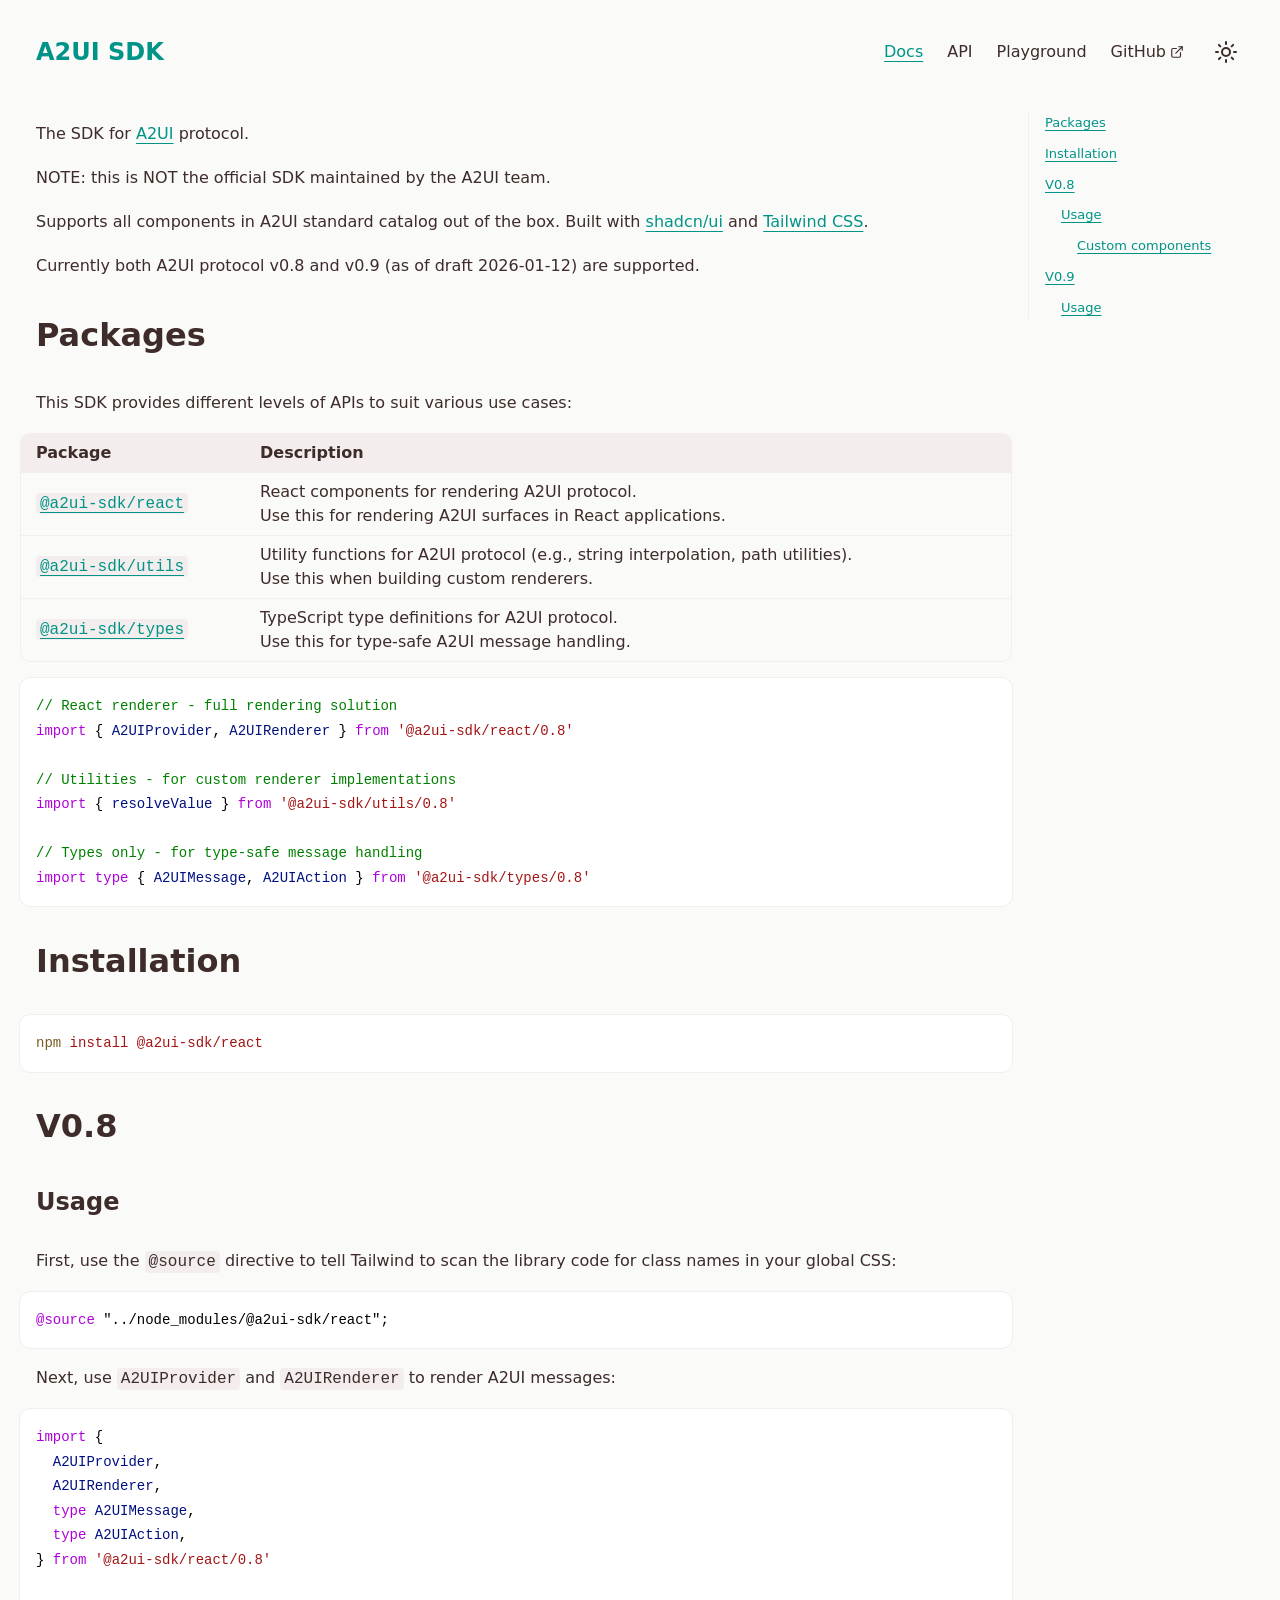
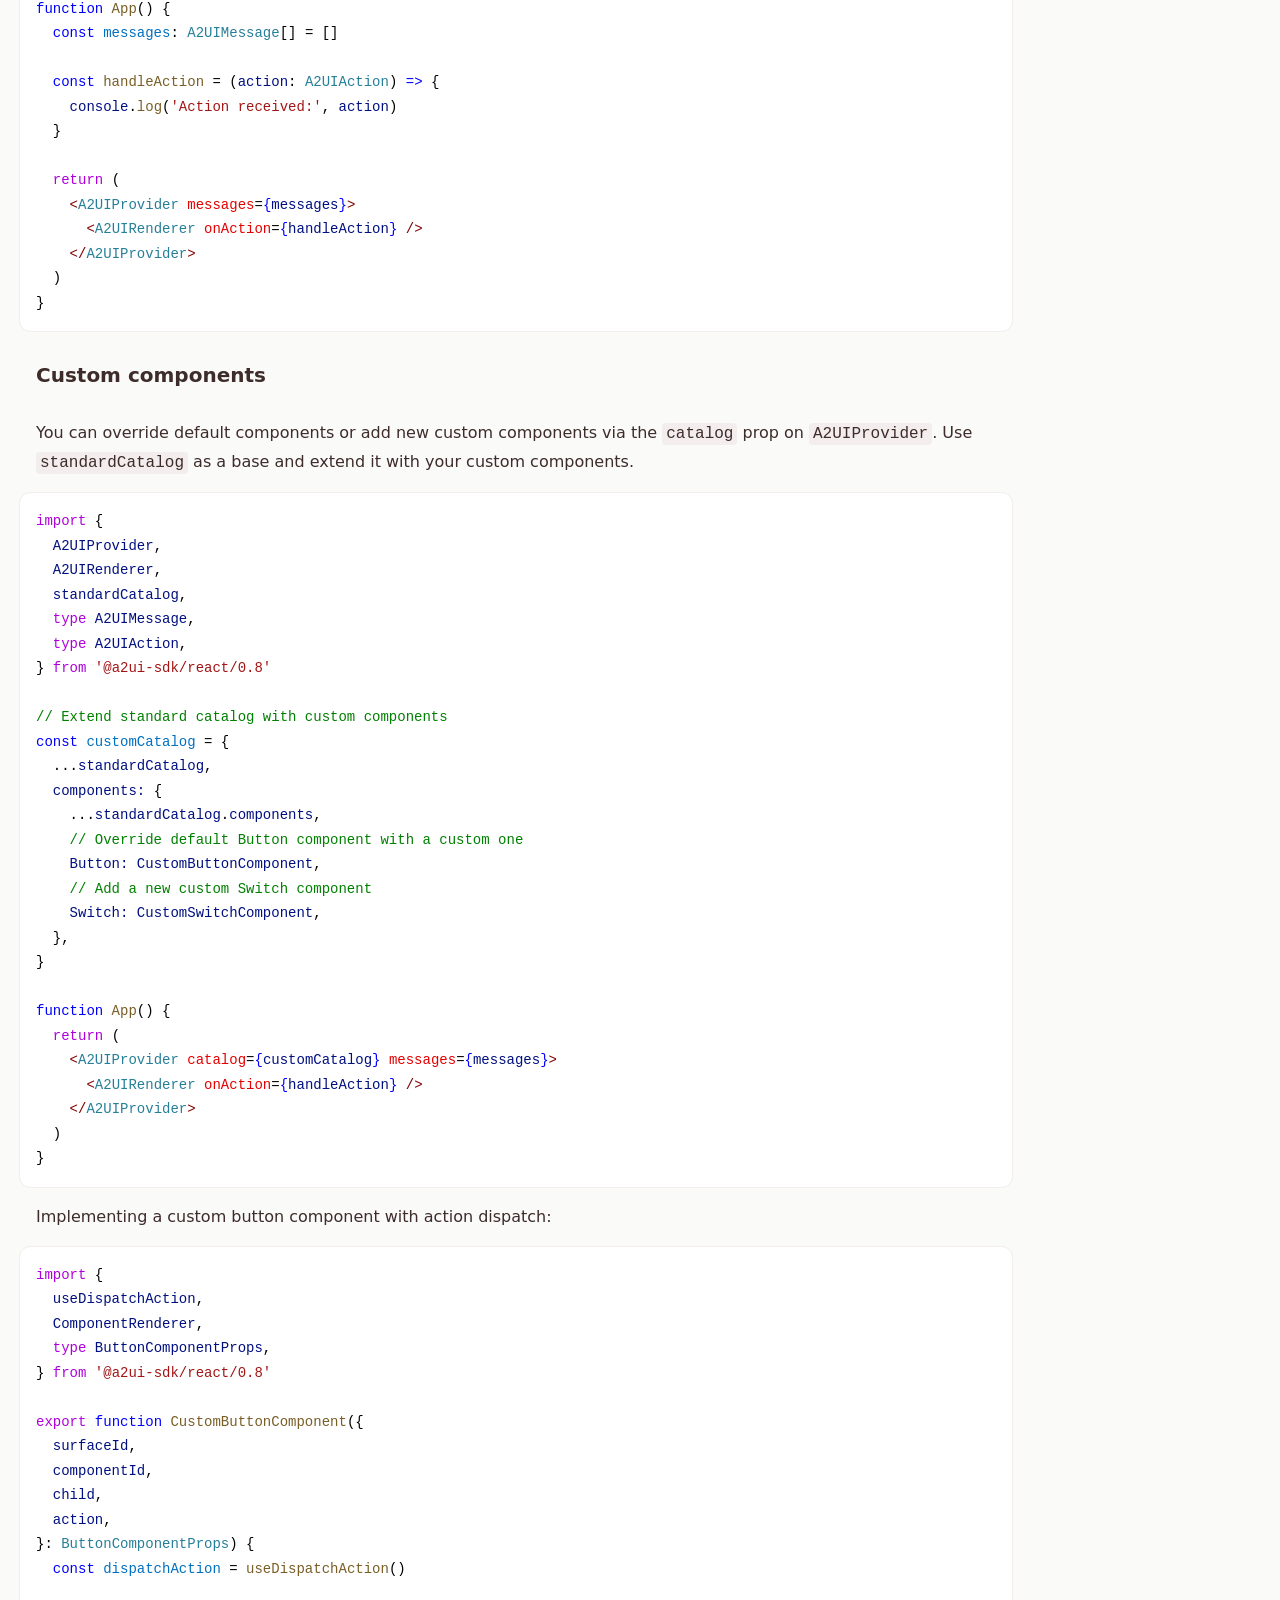
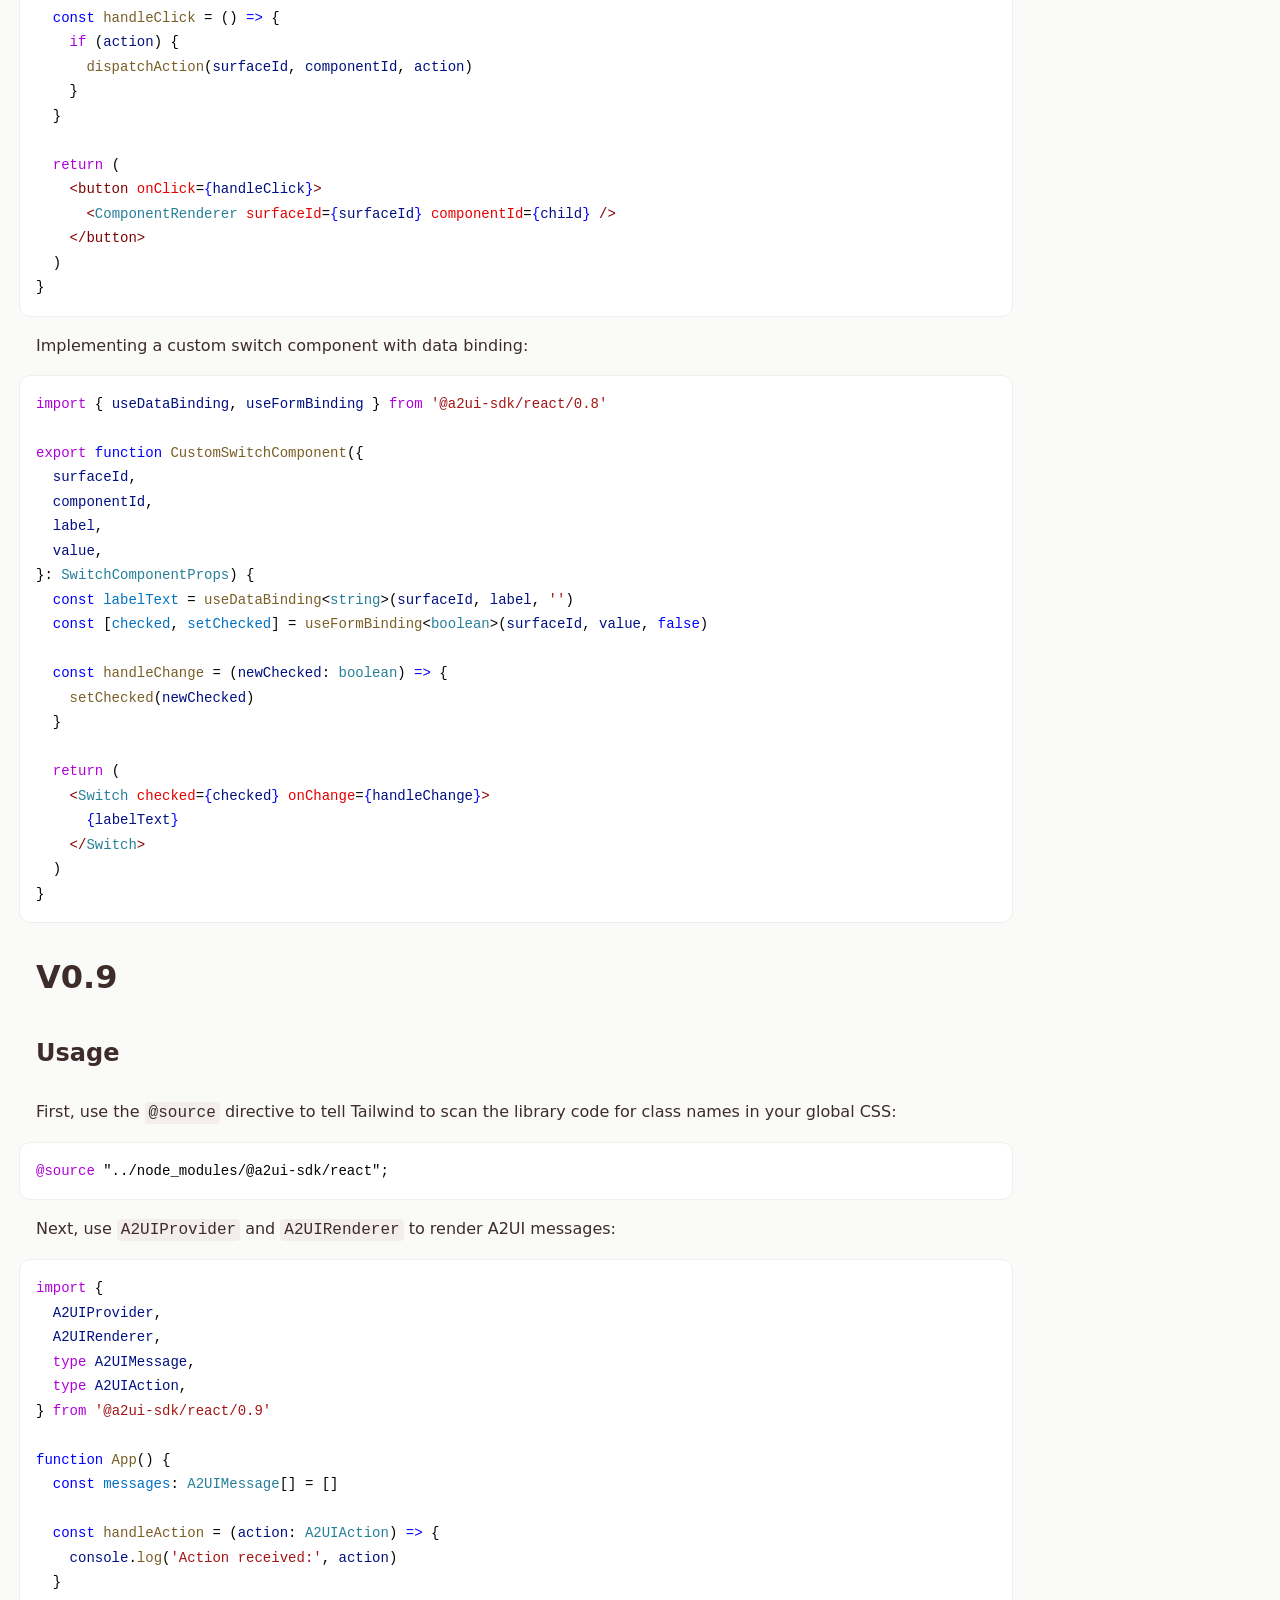
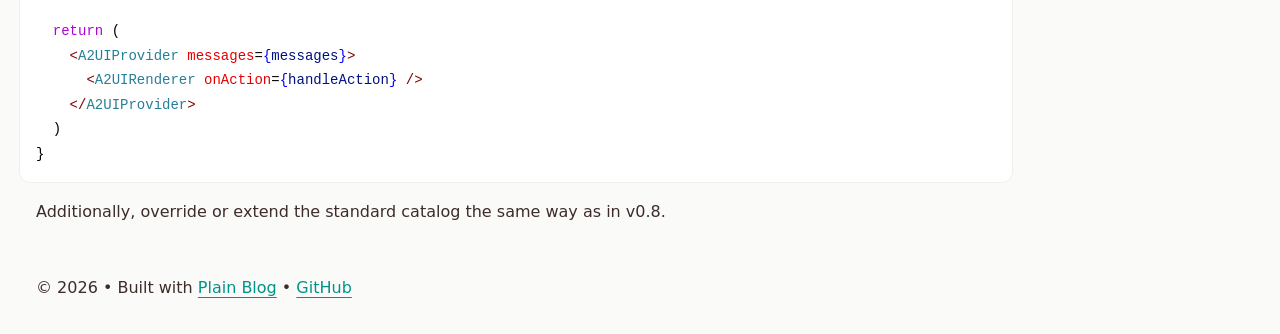
<file: index.html>
<html lang="en"><head><meta charSet="utf-8"/><meta name="viewport" content="width=device-width, initial-scale=1"/><script src="/assets/OOJ7IQQK.js" async=""></script><title></title><meta name="og:site_name" content="A2UI SDK"/><meta name="og:type" content="article"/><meta name="og:url" content="https://a2ui-sdk.js.org/"/><meta name="og:image" content="https://a2ui-sdk.js.org/assets/530ee3478b03592f.svg"/><meta name="twitter:card" content="summary"/><meta name="twitter:url" content="https://a2ui-sdk.js.org/"/><meta name="twitter:image" content="https://a2ui-sdk.js.org/assets/530ee3478b03592f.svg"/><link rel="icon" href="/assets/530ee3478b03592f.svg"/><link rel="stylesheet" href="/assets/main.2be5956e.css"/></head><body><header><h1><a href="/">A2UI SDK</a></h1><div class="header-right"><nav class="header-nav"><a href="/" class="active">Docs</a><a href="/api/" class="">API</a><a href="/playground/">Playground</a><a href="https://github.com/easyops-cn/a2ui-sdk" target="_blank" rel="noopener noreferrer">GitHub<svg xmlns="http://www.w3.org/2000/svg" width="14" height="14" viewBox="0 0 24 24" fill="none" stroke="currentColor" stroke-width="2" stroke-linecap="round" stroke-linejoin="round"><path d="M18 13v6a2 2 0 0 1-2 2H5a2 2 0 0 1-2-2V8a2 2 0 0 1 2-2h6"></path><polyline points="15 3 21 3 21 9"></polyline><line x1="10" y1="14" x2="21" y2="3"></line></svg></a></nav><color-mode-switch></color-mode-switch></div></header><main><article><p>The SDK for <a href="https://a2ui.org">A2UI</a> protocol.</p>
<p>NOTE: this is NOT the official SDK maintained by the A2UI team.</p>
<p>Supports all components in A2UI standard catalog out of the box. Built with <a href="https://ui.shadcn.com/">shadcn/ui</a> and <a href="https://tailwindcss.com/">Tailwind CSS</a>.</p>
<p>Currently both A2UI protocol v0.8 and v0.9 (as of draft 2026-01-12) are supported.</p>
<h2 id="packages"><a href="#packages">Packages</a></h2>
<p>This SDK provides different levels of APIs to suit various use cases:</p>
<table><thead><tr><th>Package</th><th>Description</th></tr></thead><tbody><tr><td><a href="https://www.npmjs.com/package/@a2ui-sdk/react"><code>@a2ui-sdk/react</code></a></td><td>React components for rendering A2UI protocol. <br/>Use this for rendering A2UI surfaces in React applications.</td></tr><tr><td><a href="https://www.npmjs.com/package/@a2ui-sdk/utils"><code>@a2ui-sdk/utils</code></a></td><td>Utility functions for A2UI protocol (e.g., string interpolation, path utilities). <br/>Use this when building custom renderers.</td></tr><tr><td><a href="https://www.npmjs.com/package/@a2ui-sdk/types"><code>@a2ui-sdk/types</code></a></td><td>TypeScript type definitions for A2UI protocol. <br/>Use this for type-safe A2UI message handling.</td></tr></tbody></table>
<pre class="shiki shiki-themes light-plus dark-plus" style="background-color:#FFFFFF;--shiki-dark-bg:#1E1E1E;color:#000000;--shiki-dark:#D4D4D4" tabindex="0"><code><span class="line"><span style="color:#008000;--shiki-dark:#6A9955">// React renderer - full rendering solution</span></span>
<span class="line"><span style="color:#AF00DB;--shiki-dark:#C586C0">import</span><span style="color:#000000;--shiki-dark:#D4D4D4"> </span><span style="color:#000000;--shiki-dark:#D4D4D4">{</span><span style="color:#000000;--shiki-dark:#D4D4D4"> </span><span style="color:#001080;--shiki-dark:#9CDCFE">A2UIProvider</span><span style="color:#000000;--shiki-dark:#D4D4D4">, </span><span style="color:#001080;--shiki-dark:#9CDCFE">A2UIRenderer</span><span style="color:#000000;--shiki-dark:#D4D4D4"> </span><span style="color:#000000;--shiki-dark:#D4D4D4">}</span><span style="color:#000000;--shiki-dark:#D4D4D4"> </span><span style="color:#AF00DB;--shiki-dark:#C586C0">from</span><span style="color:#A31515;--shiki-dark:#CE9178"> &#x27;@a2ui-sdk/react/0.8&#x27;</span></span>
<span class="line"></span>
<span class="line"><span style="color:#008000;--shiki-dark:#6A9955">// Utilities - for custom renderer implementations</span></span>
<span class="line"><span style="color:#AF00DB;--shiki-dark:#C586C0">import</span><span style="color:#000000;--shiki-dark:#D4D4D4"> </span><span style="color:#000000;--shiki-dark:#D4D4D4">{</span><span style="color:#000000;--shiki-dark:#D4D4D4"> </span><span style="color:#001080;--shiki-dark:#9CDCFE">resolveValue</span><span style="color:#000000;--shiki-dark:#D4D4D4"> </span><span style="color:#000000;--shiki-dark:#D4D4D4">}</span><span style="color:#000000;--shiki-dark:#D4D4D4"> </span><span style="color:#AF00DB;--shiki-dark:#C586C0">from</span><span style="color:#A31515;--shiki-dark:#CE9178"> &#x27;@a2ui-sdk/utils/0.8&#x27;</span></span>
<span class="line"></span>
<span class="line"><span style="color:#008000;--shiki-dark:#6A9955">// Types only - for type-safe message handling</span></span>
<span class="line"><span style="color:#AF00DB;--shiki-dark:#C586C0">import</span><span style="color:#AF00DB;--shiki-dark:#C586C0"> type</span><span style="color:#000000;--shiki-dark:#D4D4D4"> </span><span style="color:#000000;--shiki-dark:#D4D4D4">{</span><span style="color:#000000;--shiki-dark:#D4D4D4"> </span><span style="color:#001080;--shiki-dark:#9CDCFE">A2UIMessage</span><span style="color:#000000;--shiki-dark:#D4D4D4">, </span><span style="color:#001080;--shiki-dark:#9CDCFE">A2UIAction</span><span style="color:#000000;--shiki-dark:#D4D4D4"> </span><span style="color:#000000;--shiki-dark:#D4D4D4">}</span><span style="color:#000000;--shiki-dark:#D4D4D4"> </span><span style="color:#AF00DB;--shiki-dark:#C586C0">from</span><span style="color:#A31515;--shiki-dark:#CE9178"> &#x27;@a2ui-sdk/types/0.8&#x27;</span></span></code></pre>
<h2 id="installation"><a href="#installation">Installation</a></h2>
<pre class="shiki shiki-themes light-plus dark-plus" style="background-color:#FFFFFF;--shiki-dark-bg:#1E1E1E;color:#000000;--shiki-dark:#D4D4D4" tabindex="0"><code><span class="line"><span style="color:#795E26;--shiki-dark:#DCDCAA">npm</span><span style="color:#A31515;--shiki-dark:#CE9178"> install</span><span style="color:#A31515;--shiki-dark:#CE9178"> @a2ui-sdk/react</span></span></code></pre>
<h2 id="v08"><a href="#v08">V0.8</a></h2>
<h3 id="usage"><a href="#usage">Usage</a></h3>
<p>First, use the <code>@source</code> directive to tell Tailwind to scan the library code for class names in your global CSS:</p>
<pre class="shiki shiki-themes light-plus dark-plus" style="background-color:#FFFFFF;--shiki-dark-bg:#1E1E1E;color:#000000;--shiki-dark:#D4D4D4" tabindex="0"><code><span class="line"><span style="color:#AF00DB;--shiki-dark:#C586C0">@source</span><span style="color:#000000;--shiki-dark:#D4D4D4"> &quot;../node_modules/@a2ui-sdk/react&quot;;</span></span></code></pre>
<p>Next, use <code>A2UIProvider</code> and <code>A2UIRenderer</code> to render A2UI messages:</p>
<pre class="shiki shiki-themes light-plus dark-plus" style="background-color:#FFFFFF;--shiki-dark-bg:#1E1E1E;color:#000000;--shiki-dark:#D4D4D4" tabindex="0"><code><span class="line"><span style="color:#AF00DB;--shiki-dark:#C586C0">import</span><span style="color:#000000;--shiki-dark:#D4D4D4"> </span><span style="color:#000000;--shiki-dark:#D4D4D4">{</span></span>
<span class="line"><span style="color:#001080;--shiki-dark:#9CDCFE">  A2UIProvider</span><span style="color:#000000;--shiki-dark:#D4D4D4">,</span></span>
<span class="line"><span style="color:#001080;--shiki-dark:#9CDCFE">  A2UIRenderer</span><span style="color:#000000;--shiki-dark:#D4D4D4">,</span></span>
<span class="line"><span style="color:#AF00DB;--shiki-dark:#C586C0">  type</span><span style="color:#001080;--shiki-dark:#9CDCFE"> A2UIMessage</span><span style="color:#000000;--shiki-dark:#D4D4D4">,</span></span>
<span class="line"><span style="color:#AF00DB;--shiki-dark:#C586C0">  type</span><span style="color:#001080;--shiki-dark:#9CDCFE"> A2UIAction</span><span style="color:#000000;--shiki-dark:#D4D4D4">,</span></span>
<span class="line"><span style="color:#000000;--shiki-dark:#D4D4D4">}</span><span style="color:#000000;--shiki-dark:#D4D4D4"> </span><span style="color:#AF00DB;--shiki-dark:#C586C0">from</span><span style="color:#A31515;--shiki-dark:#CE9178"> &#x27;@a2ui-sdk/react/0.8&#x27;</span></span>
<span class="line"></span>
<span class="line"><span style="color:#0000FF;--shiki-dark:#569CD6">function</span><span style="color:#795E26;--shiki-dark:#DCDCAA"> App</span><span style="color:#000000;--shiki-dark:#D4D4D4">(</span><span style="color:#000000;--shiki-dark:#D4D4D4">)</span><span style="color:#000000;--shiki-dark:#D4D4D4"> </span><span style="color:#000000;--shiki-dark:#D4D4D4">{</span></span>
<span class="line"><span style="color:#0000FF;--shiki-dark:#569CD6">  const</span><span style="color:#0070C1;--shiki-dark:#4FC1FF"> messages</span><span style="color:#000000;--shiki-dark:#D4D4D4">: </span><span style="color:#267F99;--shiki-dark:#4EC9B0">A2UIMessage</span><span style="color:#000000;--shiki-dark:#D4D4D4">[</span><span style="color:#000000;--shiki-dark:#D4D4D4">]</span><span style="color:#000000;--shiki-dark:#D4D4D4"> = </span><span style="color:#000000;--shiki-dark:#D4D4D4">[</span><span style="color:#000000;--shiki-dark:#D4D4D4">]</span></span>
<span class="line"></span>
<span class="line"><span style="color:#0000FF;--shiki-dark:#569CD6">  const</span><span style="color:#795E26;--shiki-dark:#DCDCAA"> handleAction</span><span style="color:#000000;--shiki-dark:#D4D4D4"> = </span><span style="color:#000000;--shiki-dark:#D4D4D4">(</span><span style="color:#001080;--shiki-dark:#9CDCFE">action</span><span style="color:#000000;--shiki-dark:#D4D4D4">: </span><span style="color:#267F99;--shiki-dark:#4EC9B0">A2UIAction</span><span style="color:#000000;--shiki-dark:#D4D4D4">)</span><span style="color:#000000;--shiki-dark:#D4D4D4"> </span><span style="color:#0000FF;--shiki-dark:#569CD6">=</span><span style="color:#0000FF;--shiki-dark:#569CD6">&gt;</span><span style="color:#000000;--shiki-dark:#D4D4D4"> </span><span style="color:#000000;--shiki-dark:#D4D4D4">{</span></span>
<span class="line"><span style="color:#001080;--shiki-dark:#9CDCFE">    console</span><span style="color:#000000;--shiki-dark:#D4D4D4">.</span><span style="color:#795E26;--shiki-dark:#DCDCAA">log</span><span style="color:#000000;--shiki-dark:#D4D4D4">(</span><span style="color:#A31515;--shiki-dark:#CE9178">&#x27;Action received:&#x27;</span><span style="color:#000000;--shiki-dark:#D4D4D4">, </span><span style="color:#001080;--shiki-dark:#9CDCFE">action</span><span style="color:#000000;--shiki-dark:#D4D4D4">)</span></span>
<span class="line"><span style="color:#000000;--shiki-dark:#D4D4D4">  </span><span style="color:#000000;--shiki-dark:#D4D4D4">}</span></span>
<span class="line"></span>
<span class="line"><span style="color:#AF00DB;--shiki-dark:#C586C0">  return</span><span style="color:#000000;--shiki-dark:#D4D4D4"> </span><span style="color:#000000;--shiki-dark:#D4D4D4">(</span></span>
<span class="line"><span style="color:#800000;--shiki-dark:#808080">    </span><span style="color:#800000;--shiki-dark:#808080">&lt;</span><span style="color:#267F99;--shiki-dark:#4EC9B0">A2UIProvider</span><span style="color:#E50000;--shiki-dark:#9CDCFE"> messages</span><span style="color:#000000;--shiki-dark:#D4D4D4">=</span><span style="color:#0000FF;--shiki-dark:#569CD6">{</span><span style="color:#001080;--shiki-dark:#9CDCFE">messages</span><span style="color:#0000FF;--shiki-dark:#569CD6">}</span><span style="color:#800000;--shiki-dark:#808080">&gt;</span></span>
<span class="line"><span style="color:#800000;--shiki-dark:#808080">      </span><span style="color:#800000;--shiki-dark:#808080">&lt;</span><span style="color:#267F99;--shiki-dark:#4EC9B0">A2UIRenderer</span><span style="color:#E50000;--shiki-dark:#9CDCFE"> onAction</span><span style="color:#000000;--shiki-dark:#D4D4D4">=</span><span style="color:#0000FF;--shiki-dark:#569CD6">{</span><span style="color:#001080;--shiki-dark:#9CDCFE">handleAction</span><span style="color:#0000FF;--shiki-dark:#569CD6">}</span><span style="color:#800000;--shiki-dark:#808080"> /</span><span style="color:#800000;--shiki-dark:#808080">&gt;</span></span>
<span class="line"><span style="color:#800000;--shiki-dark:#808080">    </span><span style="color:#800000;--shiki-dark:#808080">&lt;</span><span style="color:#800000;--shiki-dark:#808080">/</span><span style="color:#267F99;--shiki-dark:#4EC9B0">A2UIProvider</span><span style="color:#800000;--shiki-dark:#808080">&gt;</span></span>
<span class="line"><span style="color:#000000;--shiki-dark:#D4D4D4">  </span><span style="color:#000000;--shiki-dark:#D4D4D4">)</span></span>
<span class="line"><span style="color:#000000;--shiki-dark:#D4D4D4">}</span></span></code></pre>
<h4 id="custom-components"><a href="#custom-components">Custom components</a></h4>
<p>You can override default components or add new custom components via the <code>catalog</code> prop on <code>A2UIProvider</code>. Use <code>standardCatalog</code> as a base and extend it with your custom components.</p>
<pre class="shiki shiki-themes light-plus dark-plus" style="background-color:#FFFFFF;--shiki-dark-bg:#1E1E1E;color:#000000;--shiki-dark:#D4D4D4" tabindex="0"><code><span class="line"><span style="color:#AF00DB;--shiki-dark:#C586C0">import</span><span style="color:#000000;--shiki-dark:#D4D4D4"> </span><span style="color:#000000;--shiki-dark:#D4D4D4">{</span></span>
<span class="line"><span style="color:#001080;--shiki-dark:#9CDCFE">  A2UIProvider</span><span style="color:#000000;--shiki-dark:#D4D4D4">,</span></span>
<span class="line"><span style="color:#001080;--shiki-dark:#9CDCFE">  A2UIRenderer</span><span style="color:#000000;--shiki-dark:#D4D4D4">,</span></span>
<span class="line"><span style="color:#001080;--shiki-dark:#9CDCFE">  standardCatalog</span><span style="color:#000000;--shiki-dark:#D4D4D4">,</span></span>
<span class="line"><span style="color:#AF00DB;--shiki-dark:#C586C0">  type</span><span style="color:#001080;--shiki-dark:#9CDCFE"> A2UIMessage</span><span style="color:#000000;--shiki-dark:#D4D4D4">,</span></span>
<span class="line"><span style="color:#AF00DB;--shiki-dark:#C586C0">  type</span><span style="color:#001080;--shiki-dark:#9CDCFE"> A2UIAction</span><span style="color:#000000;--shiki-dark:#D4D4D4">,</span></span>
<span class="line"><span style="color:#000000;--shiki-dark:#D4D4D4">}</span><span style="color:#000000;--shiki-dark:#D4D4D4"> </span><span style="color:#AF00DB;--shiki-dark:#C586C0">from</span><span style="color:#A31515;--shiki-dark:#CE9178"> &#x27;@a2ui-sdk/react/0.8&#x27;</span></span>
<span class="line"></span>
<span class="line"><span style="color:#008000;--shiki-dark:#6A9955">// Extend standard catalog with custom components</span></span>
<span class="line"><span style="color:#0000FF;--shiki-dark:#569CD6">const</span><span style="color:#0070C1;--shiki-dark:#4FC1FF"> customCatalog</span><span style="color:#000000;--shiki-dark:#D4D4D4"> = </span><span style="color:#000000;--shiki-dark:#D4D4D4">{</span></span>
<span class="line"><span style="color:#000000;--shiki-dark:#D4D4D4">  ...</span><span style="color:#001080;--shiki-dark:#9CDCFE">standardCatalog</span><span style="color:#000000;--shiki-dark:#D4D4D4">,</span></span>
<span class="line"><span style="color:#001080;--shiki-dark:#9CDCFE">  components:</span><span style="color:#000000;--shiki-dark:#D4D4D4"> </span><span style="color:#000000;--shiki-dark:#D4D4D4">{</span></span>
<span class="line"><span style="color:#000000;--shiki-dark:#D4D4D4">    ...</span><span style="color:#001080;--shiki-dark:#9CDCFE">standardCatalog</span><span style="color:#000000;--shiki-dark:#D4D4D4">.</span><span style="color:#001080;--shiki-dark:#9CDCFE">components</span><span style="color:#000000;--shiki-dark:#D4D4D4">,</span></span>
<span class="line"><span style="color:#008000;--shiki-dark:#6A9955">    // Override default Button component with a custom one</span></span>
<span class="line"><span style="color:#001080;--shiki-dark:#9CDCFE">    Button:</span><span style="color:#001080;--shiki-dark:#9CDCFE"> CustomButtonComponent</span><span style="color:#000000;--shiki-dark:#D4D4D4">,</span></span>
<span class="line"><span style="color:#008000;--shiki-dark:#6A9955">    // Add a new custom Switch component</span></span>
<span class="line"><span style="color:#001080;--shiki-dark:#9CDCFE">    Switch:</span><span style="color:#001080;--shiki-dark:#9CDCFE"> CustomSwitchComponent</span><span style="color:#000000;--shiki-dark:#D4D4D4">,</span></span>
<span class="line"><span style="color:#000000;--shiki-dark:#D4D4D4">  </span><span style="color:#000000;--shiki-dark:#D4D4D4">}</span><span style="color:#000000;--shiki-dark:#D4D4D4">,</span></span>
<span class="line"><span style="color:#000000;--shiki-dark:#D4D4D4">}</span></span>
<span class="line"></span>
<span class="line"><span style="color:#0000FF;--shiki-dark:#569CD6">function</span><span style="color:#795E26;--shiki-dark:#DCDCAA"> App</span><span style="color:#000000;--shiki-dark:#D4D4D4">(</span><span style="color:#000000;--shiki-dark:#D4D4D4">)</span><span style="color:#000000;--shiki-dark:#D4D4D4"> </span><span style="color:#000000;--shiki-dark:#D4D4D4">{</span></span>
<span class="line"><span style="color:#AF00DB;--shiki-dark:#C586C0">  return</span><span style="color:#000000;--shiki-dark:#D4D4D4"> </span><span style="color:#000000;--shiki-dark:#D4D4D4">(</span></span>
<span class="line"><span style="color:#800000;--shiki-dark:#808080">    </span><span style="color:#800000;--shiki-dark:#808080">&lt;</span><span style="color:#267F99;--shiki-dark:#4EC9B0">A2UIProvider</span><span style="color:#E50000;--shiki-dark:#9CDCFE"> catalog</span><span style="color:#000000;--shiki-dark:#D4D4D4">=</span><span style="color:#0000FF;--shiki-dark:#569CD6">{</span><span style="color:#001080;--shiki-dark:#9CDCFE">customCatalog</span><span style="color:#0000FF;--shiki-dark:#569CD6">}</span><span style="color:#E50000;--shiki-dark:#9CDCFE"> messages</span><span style="color:#000000;--shiki-dark:#D4D4D4">=</span><span style="color:#0000FF;--shiki-dark:#569CD6">{</span><span style="color:#001080;--shiki-dark:#9CDCFE">messages</span><span style="color:#0000FF;--shiki-dark:#569CD6">}</span><span style="color:#800000;--shiki-dark:#808080">&gt;</span></span>
<span class="line"><span style="color:#800000;--shiki-dark:#808080">      </span><span style="color:#800000;--shiki-dark:#808080">&lt;</span><span style="color:#267F99;--shiki-dark:#4EC9B0">A2UIRenderer</span><span style="color:#E50000;--shiki-dark:#9CDCFE"> onAction</span><span style="color:#000000;--shiki-dark:#D4D4D4">=</span><span style="color:#0000FF;--shiki-dark:#569CD6">{</span><span style="color:#001080;--shiki-dark:#9CDCFE">handleAction</span><span style="color:#0000FF;--shiki-dark:#569CD6">}</span><span style="color:#800000;--shiki-dark:#808080"> /</span><span style="color:#800000;--shiki-dark:#808080">&gt;</span></span>
<span class="line"><span style="color:#800000;--shiki-dark:#808080">    </span><span style="color:#800000;--shiki-dark:#808080">&lt;</span><span style="color:#800000;--shiki-dark:#808080">/</span><span style="color:#267F99;--shiki-dark:#4EC9B0">A2UIProvider</span><span style="color:#800000;--shiki-dark:#808080">&gt;</span></span>
<span class="line"><span style="color:#000000;--shiki-dark:#D4D4D4">  </span><span style="color:#000000;--shiki-dark:#D4D4D4">)</span></span>
<span class="line"><span style="color:#000000;--shiki-dark:#D4D4D4">}</span></span></code></pre>
<p>Implementing a custom button component with action dispatch:</p>
<pre class="shiki shiki-themes light-plus dark-plus" style="background-color:#FFFFFF;--shiki-dark-bg:#1E1E1E;color:#000000;--shiki-dark:#D4D4D4" tabindex="0"><code><span class="line"><span style="color:#AF00DB;--shiki-dark:#C586C0">import</span><span style="color:#000000;--shiki-dark:#D4D4D4"> </span><span style="color:#000000;--shiki-dark:#D4D4D4">{</span></span>
<span class="line"><span style="color:#001080;--shiki-dark:#9CDCFE">  useDispatchAction</span><span style="color:#000000;--shiki-dark:#D4D4D4">,</span></span>
<span class="line"><span style="color:#001080;--shiki-dark:#9CDCFE">  ComponentRenderer</span><span style="color:#000000;--shiki-dark:#D4D4D4">,</span></span>
<span class="line"><span style="color:#AF00DB;--shiki-dark:#C586C0">  type</span><span style="color:#001080;--shiki-dark:#9CDCFE"> ButtonComponentProps</span><span style="color:#000000;--shiki-dark:#D4D4D4">,</span></span>
<span class="line"><span style="color:#000000;--shiki-dark:#D4D4D4">}</span><span style="color:#000000;--shiki-dark:#D4D4D4"> </span><span style="color:#AF00DB;--shiki-dark:#C586C0">from</span><span style="color:#A31515;--shiki-dark:#CE9178"> &#x27;@a2ui-sdk/react/0.8&#x27;</span></span>
<span class="line"></span>
<span class="line"><span style="color:#AF00DB;--shiki-dark:#C586C0">export</span><span style="color:#0000FF;--shiki-dark:#569CD6"> function</span><span style="color:#795E26;--shiki-dark:#DCDCAA"> CustomButtonComponent</span><span style="color:#000000;--shiki-dark:#D4D4D4">(</span><span style="color:#000000;--shiki-dark:#D4D4D4">{</span></span>
<span class="line"><span style="color:#001080;--shiki-dark:#9CDCFE">  surfaceId</span><span style="color:#000000;--shiki-dark:#D4D4D4">,</span></span>
<span class="line"><span style="color:#001080;--shiki-dark:#9CDCFE">  componentId</span><span style="color:#000000;--shiki-dark:#D4D4D4">,</span></span>
<span class="line"><span style="color:#001080;--shiki-dark:#9CDCFE">  child</span><span style="color:#000000;--shiki-dark:#D4D4D4">,</span></span>
<span class="line"><span style="color:#001080;--shiki-dark:#9CDCFE">  action</span><span style="color:#000000;--shiki-dark:#D4D4D4">,</span></span>
<span class="line"><span style="color:#000000;--shiki-dark:#D4D4D4">}</span><span style="color:#000000;--shiki-dark:#D4D4D4">: </span><span style="color:#267F99;--shiki-dark:#4EC9B0">ButtonComponentProps</span><span style="color:#000000;--shiki-dark:#D4D4D4">)</span><span style="color:#000000;--shiki-dark:#D4D4D4"> </span><span style="color:#000000;--shiki-dark:#D4D4D4">{</span></span>
<span class="line"><span style="color:#0000FF;--shiki-dark:#569CD6">  const</span><span style="color:#0070C1;--shiki-dark:#4FC1FF"> dispatchAction</span><span style="color:#000000;--shiki-dark:#D4D4D4"> = </span><span style="color:#795E26;--shiki-dark:#DCDCAA">useDispatchAction</span><span style="color:#000000;--shiki-dark:#D4D4D4">(</span><span style="color:#000000;--shiki-dark:#D4D4D4">)</span></span>
<span class="line"></span>
<span class="line"><span style="color:#0000FF;--shiki-dark:#569CD6">  const</span><span style="color:#795E26;--shiki-dark:#DCDCAA"> handleClick</span><span style="color:#000000;--shiki-dark:#D4D4D4"> = </span><span style="color:#000000;--shiki-dark:#D4D4D4">(</span><span style="color:#000000;--shiki-dark:#D4D4D4">)</span><span style="color:#000000;--shiki-dark:#D4D4D4"> </span><span style="color:#0000FF;--shiki-dark:#569CD6">=</span><span style="color:#0000FF;--shiki-dark:#569CD6">&gt;</span><span style="color:#000000;--shiki-dark:#D4D4D4"> </span><span style="color:#000000;--shiki-dark:#D4D4D4">{</span></span>
<span class="line"><span style="color:#AF00DB;--shiki-dark:#C586C0">    if</span><span style="color:#000000;--shiki-dark:#D4D4D4"> </span><span style="color:#000000;--shiki-dark:#D4D4D4">(</span><span style="color:#001080;--shiki-dark:#9CDCFE">action</span><span style="color:#000000;--shiki-dark:#D4D4D4">)</span><span style="color:#000000;--shiki-dark:#D4D4D4"> </span><span style="color:#000000;--shiki-dark:#D4D4D4">{</span></span>
<span class="line"><span style="color:#795E26;--shiki-dark:#DCDCAA">      dispatchAction</span><span style="color:#000000;--shiki-dark:#D4D4D4">(</span><span style="color:#001080;--shiki-dark:#9CDCFE">surfaceId</span><span style="color:#000000;--shiki-dark:#D4D4D4">, </span><span style="color:#001080;--shiki-dark:#9CDCFE">componentId</span><span style="color:#000000;--shiki-dark:#D4D4D4">, </span><span style="color:#001080;--shiki-dark:#9CDCFE">action</span><span style="color:#000000;--shiki-dark:#D4D4D4">)</span></span>
<span class="line"><span style="color:#000000;--shiki-dark:#D4D4D4">    </span><span style="color:#000000;--shiki-dark:#D4D4D4">}</span></span>
<span class="line"><span style="color:#000000;--shiki-dark:#D4D4D4">  </span><span style="color:#000000;--shiki-dark:#D4D4D4">}</span></span>
<span class="line"></span>
<span class="line"><span style="color:#AF00DB;--shiki-dark:#C586C0">  return</span><span style="color:#000000;--shiki-dark:#D4D4D4"> </span><span style="color:#000000;--shiki-dark:#D4D4D4">(</span></span>
<span class="line"><span style="color:#800000;--shiki-dark:#808080">    </span><span style="color:#800000;--shiki-dark:#808080">&lt;</span><span style="color:#800000;--shiki-dark:#569CD6">button</span><span style="color:#E50000;--shiki-dark:#9CDCFE"> onClick</span><span style="color:#000000;--shiki-dark:#D4D4D4">=</span><span style="color:#0000FF;--shiki-dark:#569CD6">{</span><span style="color:#001080;--shiki-dark:#9CDCFE">handleClick</span><span style="color:#0000FF;--shiki-dark:#569CD6">}</span><span style="color:#800000;--shiki-dark:#808080">&gt;</span></span>
<span class="line"><span style="color:#800000;--shiki-dark:#808080">      </span><span style="color:#800000;--shiki-dark:#808080">&lt;</span><span style="color:#267F99;--shiki-dark:#4EC9B0">ComponentRenderer</span><span style="color:#E50000;--shiki-dark:#9CDCFE"> surfaceId</span><span style="color:#000000;--shiki-dark:#D4D4D4">=</span><span style="color:#0000FF;--shiki-dark:#569CD6">{</span><span style="color:#001080;--shiki-dark:#9CDCFE">surfaceId</span><span style="color:#0000FF;--shiki-dark:#569CD6">}</span><span style="color:#E50000;--shiki-dark:#9CDCFE"> componentId</span><span style="color:#000000;--shiki-dark:#D4D4D4">=</span><span style="color:#0000FF;--shiki-dark:#569CD6">{</span><span style="color:#001080;--shiki-dark:#9CDCFE">child</span><span style="color:#0000FF;--shiki-dark:#569CD6">}</span><span style="color:#800000;--shiki-dark:#808080"> /</span><span style="color:#800000;--shiki-dark:#808080">&gt;</span></span>
<span class="line"><span style="color:#800000;--shiki-dark:#808080">    </span><span style="color:#800000;--shiki-dark:#808080">&lt;</span><span style="color:#800000;--shiki-dark:#808080">/</span><span style="color:#800000;--shiki-dark:#569CD6">button</span><span style="color:#800000;--shiki-dark:#808080">&gt;</span></span>
<span class="line"><span style="color:#000000;--shiki-dark:#D4D4D4">  </span><span style="color:#000000;--shiki-dark:#D4D4D4">)</span></span>
<span class="line"><span style="color:#000000;--shiki-dark:#D4D4D4">}</span></span></code></pre>
<p>Implementing a custom switch component with data binding:</p>
<pre class="shiki shiki-themes light-plus dark-plus" style="background-color:#FFFFFF;--shiki-dark-bg:#1E1E1E;color:#000000;--shiki-dark:#D4D4D4" tabindex="0"><code><span class="line"><span style="color:#AF00DB;--shiki-dark:#C586C0">import</span><span style="color:#000000;--shiki-dark:#D4D4D4"> </span><span style="color:#000000;--shiki-dark:#D4D4D4">{</span><span style="color:#000000;--shiki-dark:#D4D4D4"> </span><span style="color:#001080;--shiki-dark:#9CDCFE">useDataBinding</span><span style="color:#000000;--shiki-dark:#D4D4D4">, </span><span style="color:#001080;--shiki-dark:#9CDCFE">useFormBinding</span><span style="color:#000000;--shiki-dark:#D4D4D4"> </span><span style="color:#000000;--shiki-dark:#D4D4D4">}</span><span style="color:#000000;--shiki-dark:#D4D4D4"> </span><span style="color:#AF00DB;--shiki-dark:#C586C0">from</span><span style="color:#A31515;--shiki-dark:#CE9178"> &#x27;@a2ui-sdk/react/0.8&#x27;</span></span>
<span class="line"></span>
<span class="line"><span style="color:#AF00DB;--shiki-dark:#C586C0">export</span><span style="color:#0000FF;--shiki-dark:#569CD6"> function</span><span style="color:#795E26;--shiki-dark:#DCDCAA"> CustomSwitchComponent</span><span style="color:#000000;--shiki-dark:#D4D4D4">(</span><span style="color:#000000;--shiki-dark:#D4D4D4">{</span></span>
<span class="line"><span style="color:#001080;--shiki-dark:#9CDCFE">  surfaceId</span><span style="color:#000000;--shiki-dark:#D4D4D4">,</span></span>
<span class="line"><span style="color:#001080;--shiki-dark:#9CDCFE">  componentId</span><span style="color:#000000;--shiki-dark:#D4D4D4">,</span></span>
<span class="line"><span style="color:#001080;--shiki-dark:#9CDCFE">  label</span><span style="color:#000000;--shiki-dark:#D4D4D4">,</span></span>
<span class="line"><span style="color:#001080;--shiki-dark:#9CDCFE">  value</span><span style="color:#000000;--shiki-dark:#D4D4D4">,</span></span>
<span class="line"><span style="color:#000000;--shiki-dark:#D4D4D4">}</span><span style="color:#000000;--shiki-dark:#D4D4D4">: </span><span style="color:#267F99;--shiki-dark:#4EC9B0">SwitchComponentProps</span><span style="color:#000000;--shiki-dark:#D4D4D4">)</span><span style="color:#000000;--shiki-dark:#D4D4D4"> </span><span style="color:#000000;--shiki-dark:#D4D4D4">{</span></span>
<span class="line"><span style="color:#0000FF;--shiki-dark:#569CD6">  const</span><span style="color:#0070C1;--shiki-dark:#4FC1FF"> labelText</span><span style="color:#000000;--shiki-dark:#D4D4D4"> = </span><span style="color:#795E26;--shiki-dark:#DCDCAA">useDataBinding</span><span style="color:#000000;--shiki-dark:#D4D4D4">&lt;</span><span style="color:#267F99;--shiki-dark:#4EC9B0">string</span><span style="color:#000000;--shiki-dark:#D4D4D4">&gt;</span><span style="color:#000000;--shiki-dark:#D4D4D4">(</span><span style="color:#001080;--shiki-dark:#9CDCFE">surfaceId</span><span style="color:#000000;--shiki-dark:#D4D4D4">, </span><span style="color:#001080;--shiki-dark:#9CDCFE">label</span><span style="color:#000000;--shiki-dark:#D4D4D4">, </span><span style="color:#A31515;--shiki-dark:#CE9178">&#x27;&#x27;</span><span style="color:#000000;--shiki-dark:#D4D4D4">)</span></span>
<span class="line"><span style="color:#0000FF;--shiki-dark:#569CD6">  const</span><span style="color:#000000;--shiki-dark:#D4D4D4"> </span><span style="color:#000000;--shiki-dark:#D4D4D4">[</span><span style="color:#0070C1;--shiki-dark:#4FC1FF">checked</span><span style="color:#000000;--shiki-dark:#D4D4D4">, </span><span style="color:#0070C1;--shiki-dark:#4FC1FF">setChecked</span><span style="color:#000000;--shiki-dark:#D4D4D4">]</span><span style="color:#000000;--shiki-dark:#D4D4D4"> = </span><span style="color:#795E26;--shiki-dark:#DCDCAA">useFormBinding</span><span style="color:#000000;--shiki-dark:#D4D4D4">&lt;</span><span style="color:#267F99;--shiki-dark:#4EC9B0">boolean</span><span style="color:#000000;--shiki-dark:#D4D4D4">&gt;</span><span style="color:#000000;--shiki-dark:#D4D4D4">(</span><span style="color:#001080;--shiki-dark:#9CDCFE">surfaceId</span><span style="color:#000000;--shiki-dark:#D4D4D4">, </span><span style="color:#001080;--shiki-dark:#9CDCFE">value</span><span style="color:#000000;--shiki-dark:#D4D4D4">, </span><span style="color:#0000FF;--shiki-dark:#569CD6">false</span><span style="color:#000000;--shiki-dark:#D4D4D4">)</span></span>
<span class="line"></span>
<span class="line"><span style="color:#0000FF;--shiki-dark:#569CD6">  const</span><span style="color:#795E26;--shiki-dark:#DCDCAA"> handleChange</span><span style="color:#000000;--shiki-dark:#D4D4D4"> = </span><span style="color:#000000;--shiki-dark:#D4D4D4">(</span><span style="color:#001080;--shiki-dark:#9CDCFE">newChecked</span><span style="color:#000000;--shiki-dark:#D4D4D4">: </span><span style="color:#267F99;--shiki-dark:#4EC9B0">boolean</span><span style="color:#000000;--shiki-dark:#D4D4D4">)</span><span style="color:#000000;--shiki-dark:#D4D4D4"> </span><span style="color:#0000FF;--shiki-dark:#569CD6">=</span><span style="color:#0000FF;--shiki-dark:#569CD6">&gt;</span><span style="color:#000000;--shiki-dark:#D4D4D4"> </span><span style="color:#000000;--shiki-dark:#D4D4D4">{</span></span>
<span class="line"><span style="color:#795E26;--shiki-dark:#DCDCAA">    setChecked</span><span style="color:#000000;--shiki-dark:#D4D4D4">(</span><span style="color:#001080;--shiki-dark:#9CDCFE">newChecked</span><span style="color:#000000;--shiki-dark:#D4D4D4">)</span></span>
<span class="line"><span style="color:#000000;--shiki-dark:#D4D4D4">  </span><span style="color:#000000;--shiki-dark:#D4D4D4">}</span></span>
<span class="line"></span>
<span class="line"><span style="color:#AF00DB;--shiki-dark:#C586C0">  return</span><span style="color:#000000;--shiki-dark:#D4D4D4"> </span><span style="color:#000000;--shiki-dark:#D4D4D4">(</span></span>
<span class="line"><span style="color:#800000;--shiki-dark:#808080">    </span><span style="color:#800000;--shiki-dark:#808080">&lt;</span><span style="color:#267F99;--shiki-dark:#4EC9B0">Switch</span><span style="color:#E50000;--shiki-dark:#9CDCFE"> checked</span><span style="color:#000000;--shiki-dark:#D4D4D4">=</span><span style="color:#0000FF;--shiki-dark:#569CD6">{</span><span style="color:#001080;--shiki-dark:#9CDCFE">checked</span><span style="color:#0000FF;--shiki-dark:#569CD6">}</span><span style="color:#E50000;--shiki-dark:#9CDCFE"> onChange</span><span style="color:#000000;--shiki-dark:#D4D4D4">=</span><span style="color:#0000FF;--shiki-dark:#569CD6">{</span><span style="color:#001080;--shiki-dark:#9CDCFE">handleChange</span><span style="color:#0000FF;--shiki-dark:#569CD6">}</span><span style="color:#800000;--shiki-dark:#808080">&gt;</span></span>
<span class="line"><span style="color:#0000FF;--shiki-dark:#569CD6">      </span><span style="color:#0000FF;--shiki-dark:#569CD6">{</span><span style="color:#001080;--shiki-dark:#9CDCFE">labelText</span><span style="color:#0000FF;--shiki-dark:#569CD6">}</span></span>
<span class="line"><span style="color:#800000;--shiki-dark:#808080">    </span><span style="color:#800000;--shiki-dark:#808080">&lt;</span><span style="color:#800000;--shiki-dark:#808080">/</span><span style="color:#267F99;--shiki-dark:#4EC9B0">Switch</span><span style="color:#800000;--shiki-dark:#808080">&gt;</span></span>
<span class="line"><span style="color:#000000;--shiki-dark:#D4D4D4">  </span><span style="color:#000000;--shiki-dark:#D4D4D4">)</span></span>
<span class="line"><span style="color:#000000;--shiki-dark:#D4D4D4">}</span></span></code></pre>
<h2 id="v09"><a href="#v09">V0.9</a></h2>
<h3 id="usage-1"><a href="#usage-1">Usage</a></h3>
<p>First, use the <code>@source</code> directive to tell Tailwind to scan the library code for class names in your global CSS:</p>
<pre class="shiki shiki-themes light-plus dark-plus" style="background-color:#FFFFFF;--shiki-dark-bg:#1E1E1E;color:#000000;--shiki-dark:#D4D4D4" tabindex="0"><code><span class="line"><span style="color:#AF00DB;--shiki-dark:#C586C0">@source</span><span style="color:#000000;--shiki-dark:#D4D4D4"> &quot;../node_modules/@a2ui-sdk/react&quot;;</span></span></code></pre>
<p>Next, use <code>A2UIProvider</code> and <code>A2UIRenderer</code> to render A2UI messages:</p>
<pre class="shiki shiki-themes light-plus dark-plus" style="background-color:#FFFFFF;--shiki-dark-bg:#1E1E1E;color:#000000;--shiki-dark:#D4D4D4" tabindex="0"><code><span class="line"><span style="color:#AF00DB;--shiki-dark:#C586C0">import</span><span style="color:#000000;--shiki-dark:#D4D4D4"> </span><span style="color:#000000;--shiki-dark:#D4D4D4">{</span></span>
<span class="line"><span style="color:#001080;--shiki-dark:#9CDCFE">  A2UIProvider</span><span style="color:#000000;--shiki-dark:#D4D4D4">,</span></span>
<span class="line"><span style="color:#001080;--shiki-dark:#9CDCFE">  A2UIRenderer</span><span style="color:#000000;--shiki-dark:#D4D4D4">,</span></span>
<span class="line"><span style="color:#AF00DB;--shiki-dark:#C586C0">  type</span><span style="color:#001080;--shiki-dark:#9CDCFE"> A2UIMessage</span><span style="color:#000000;--shiki-dark:#D4D4D4">,</span></span>
<span class="line"><span style="color:#AF00DB;--shiki-dark:#C586C0">  type</span><span style="color:#001080;--shiki-dark:#9CDCFE"> A2UIAction</span><span style="color:#000000;--shiki-dark:#D4D4D4">,</span></span>
<span class="line"><span style="color:#000000;--shiki-dark:#D4D4D4">}</span><span style="color:#000000;--shiki-dark:#D4D4D4"> </span><span style="color:#AF00DB;--shiki-dark:#C586C0">from</span><span style="color:#A31515;--shiki-dark:#CE9178"> &#x27;@a2ui-sdk/react/0.9&#x27;</span></span>
<span class="line"></span>
<span class="line"><span style="color:#0000FF;--shiki-dark:#569CD6">function</span><span style="color:#795E26;--shiki-dark:#DCDCAA"> App</span><span style="color:#000000;--shiki-dark:#D4D4D4">(</span><span style="color:#000000;--shiki-dark:#D4D4D4">)</span><span style="color:#000000;--shiki-dark:#D4D4D4"> </span><span style="color:#000000;--shiki-dark:#D4D4D4">{</span></span>
<span class="line"><span style="color:#0000FF;--shiki-dark:#569CD6">  const</span><span style="color:#0070C1;--shiki-dark:#4FC1FF"> messages</span><span style="color:#000000;--shiki-dark:#D4D4D4">: </span><span style="color:#267F99;--shiki-dark:#4EC9B0">A2UIMessage</span><span style="color:#000000;--shiki-dark:#D4D4D4">[</span><span style="color:#000000;--shiki-dark:#D4D4D4">]</span><span style="color:#000000;--shiki-dark:#D4D4D4"> = </span><span style="color:#000000;--shiki-dark:#D4D4D4">[</span><span style="color:#000000;--shiki-dark:#D4D4D4">]</span></span>
<span class="line"></span>
<span class="line"><span style="color:#0000FF;--shiki-dark:#569CD6">  const</span><span style="color:#795E26;--shiki-dark:#DCDCAA"> handleAction</span><span style="color:#000000;--shiki-dark:#D4D4D4"> = </span><span style="color:#000000;--shiki-dark:#D4D4D4">(</span><span style="color:#001080;--shiki-dark:#9CDCFE">action</span><span style="color:#000000;--shiki-dark:#D4D4D4">: </span><span style="color:#267F99;--shiki-dark:#4EC9B0">A2UIAction</span><span style="color:#000000;--shiki-dark:#D4D4D4">)</span><span style="color:#000000;--shiki-dark:#D4D4D4"> </span><span style="color:#0000FF;--shiki-dark:#569CD6">=</span><span style="color:#0000FF;--shiki-dark:#569CD6">&gt;</span><span style="color:#000000;--shiki-dark:#D4D4D4"> </span><span style="color:#000000;--shiki-dark:#D4D4D4">{</span></span>
<span class="line"><span style="color:#001080;--shiki-dark:#9CDCFE">    console</span><span style="color:#000000;--shiki-dark:#D4D4D4">.</span><span style="color:#795E26;--shiki-dark:#DCDCAA">log</span><span style="color:#000000;--shiki-dark:#D4D4D4">(</span><span style="color:#A31515;--shiki-dark:#CE9178">&#x27;Action received:&#x27;</span><span style="color:#000000;--shiki-dark:#D4D4D4">, </span><span style="color:#001080;--shiki-dark:#9CDCFE">action</span><span style="color:#000000;--shiki-dark:#D4D4D4">)</span></span>
<span class="line"><span style="color:#000000;--shiki-dark:#D4D4D4">  </span><span style="color:#000000;--shiki-dark:#D4D4D4">}</span></span>
<span class="line"></span>
<span class="line"><span style="color:#AF00DB;--shiki-dark:#C586C0">  return</span><span style="color:#000000;--shiki-dark:#D4D4D4"> </span><span style="color:#000000;--shiki-dark:#D4D4D4">(</span></span>
<span class="line"><span style="color:#800000;--shiki-dark:#808080">    </span><span style="color:#800000;--shiki-dark:#808080">&lt;</span><span style="color:#267F99;--shiki-dark:#4EC9B0">A2UIProvider</span><span style="color:#E50000;--shiki-dark:#9CDCFE"> messages</span><span style="color:#000000;--shiki-dark:#D4D4D4">=</span><span style="color:#0000FF;--shiki-dark:#569CD6">{</span><span style="color:#001080;--shiki-dark:#9CDCFE">messages</span><span style="color:#0000FF;--shiki-dark:#569CD6">}</span><span style="color:#800000;--shiki-dark:#808080">&gt;</span></span>
<span class="line"><span style="color:#800000;--shiki-dark:#808080">      </span><span style="color:#800000;--shiki-dark:#808080">&lt;</span><span style="color:#267F99;--shiki-dark:#4EC9B0">A2UIRenderer</span><span style="color:#E50000;--shiki-dark:#9CDCFE"> onAction</span><span style="color:#000000;--shiki-dark:#D4D4D4">=</span><span style="color:#0000FF;--shiki-dark:#569CD6">{</span><span style="color:#001080;--shiki-dark:#9CDCFE">handleAction</span><span style="color:#0000FF;--shiki-dark:#569CD6">}</span><span style="color:#800000;--shiki-dark:#808080"> /</span><span style="color:#800000;--shiki-dark:#808080">&gt;</span></span>
<span class="line"><span style="color:#800000;--shiki-dark:#808080">    </span><span style="color:#800000;--shiki-dark:#808080">&lt;</span><span style="color:#800000;--shiki-dark:#808080">/</span><span style="color:#267F99;--shiki-dark:#4EC9B0">A2UIProvider</span><span style="color:#800000;--shiki-dark:#808080">&gt;</span></span>
<span class="line"><span style="color:#000000;--shiki-dark:#D4D4D4">  </span><span style="color:#000000;--shiki-dark:#D4D4D4">)</span></span>
<span class="line"><span style="color:#000000;--shiki-dark:#D4D4D4">}</span></span></code></pre>
<p>Additionally, override or extend the standard catalog the same way as in v0.8.</p></article><nav><ul><li><a href="#packages">Packages</a></li><li><a href="#installation">Installation</a></li><li><a href="#v08">V0.8</a><ul><li><a href="#usage">Usage</a><ul><li><a href="#custom-components">Custom components</a></li></ul></li></ul></li><li><a href="#v09">V0.9</a><ul><li><a href="#usage-1">Usage</a></li></ul></li></ul></nav></main><footer>© 2026 • Built with <a href="https://github.com/weareoutman/plain-blog">Plain Blog</a> • <a href="https://github.com/easyops-cn/a2ui-sdk">GitHub</a></footer></body></html>
</file>
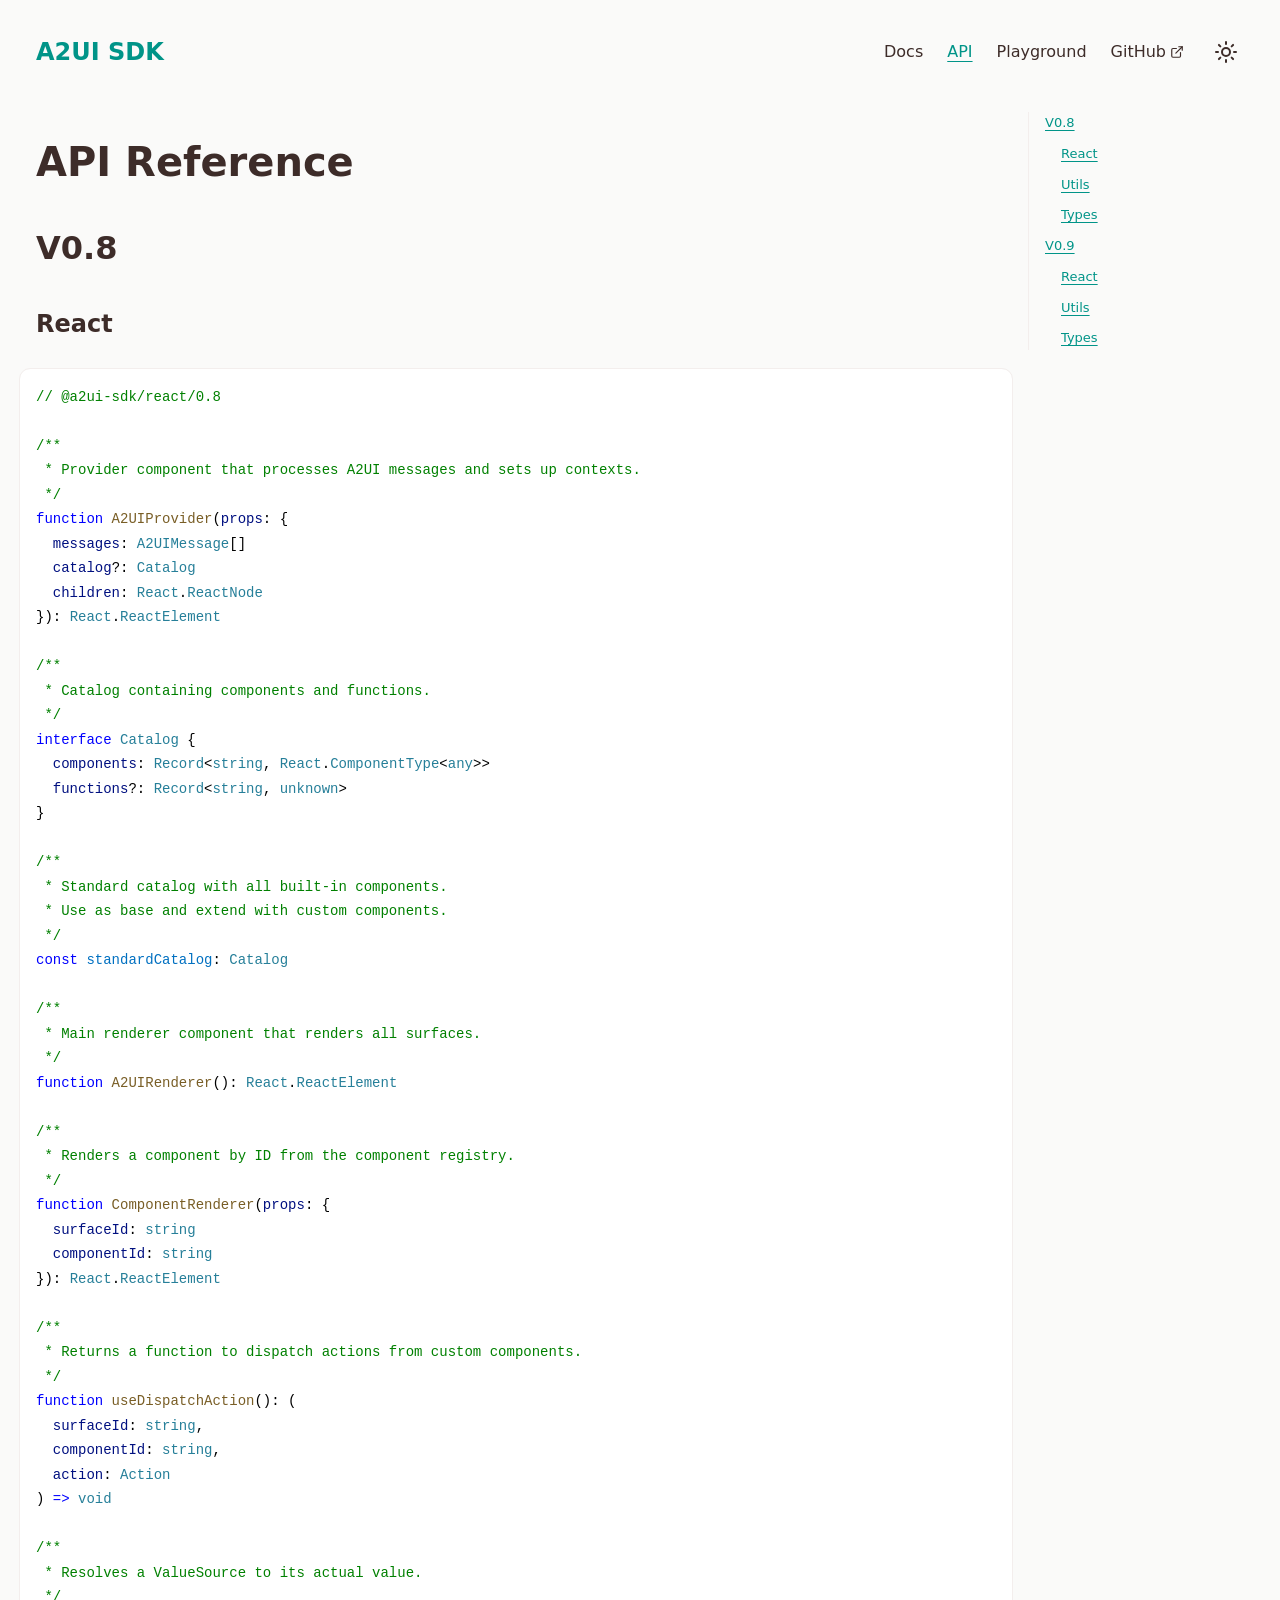
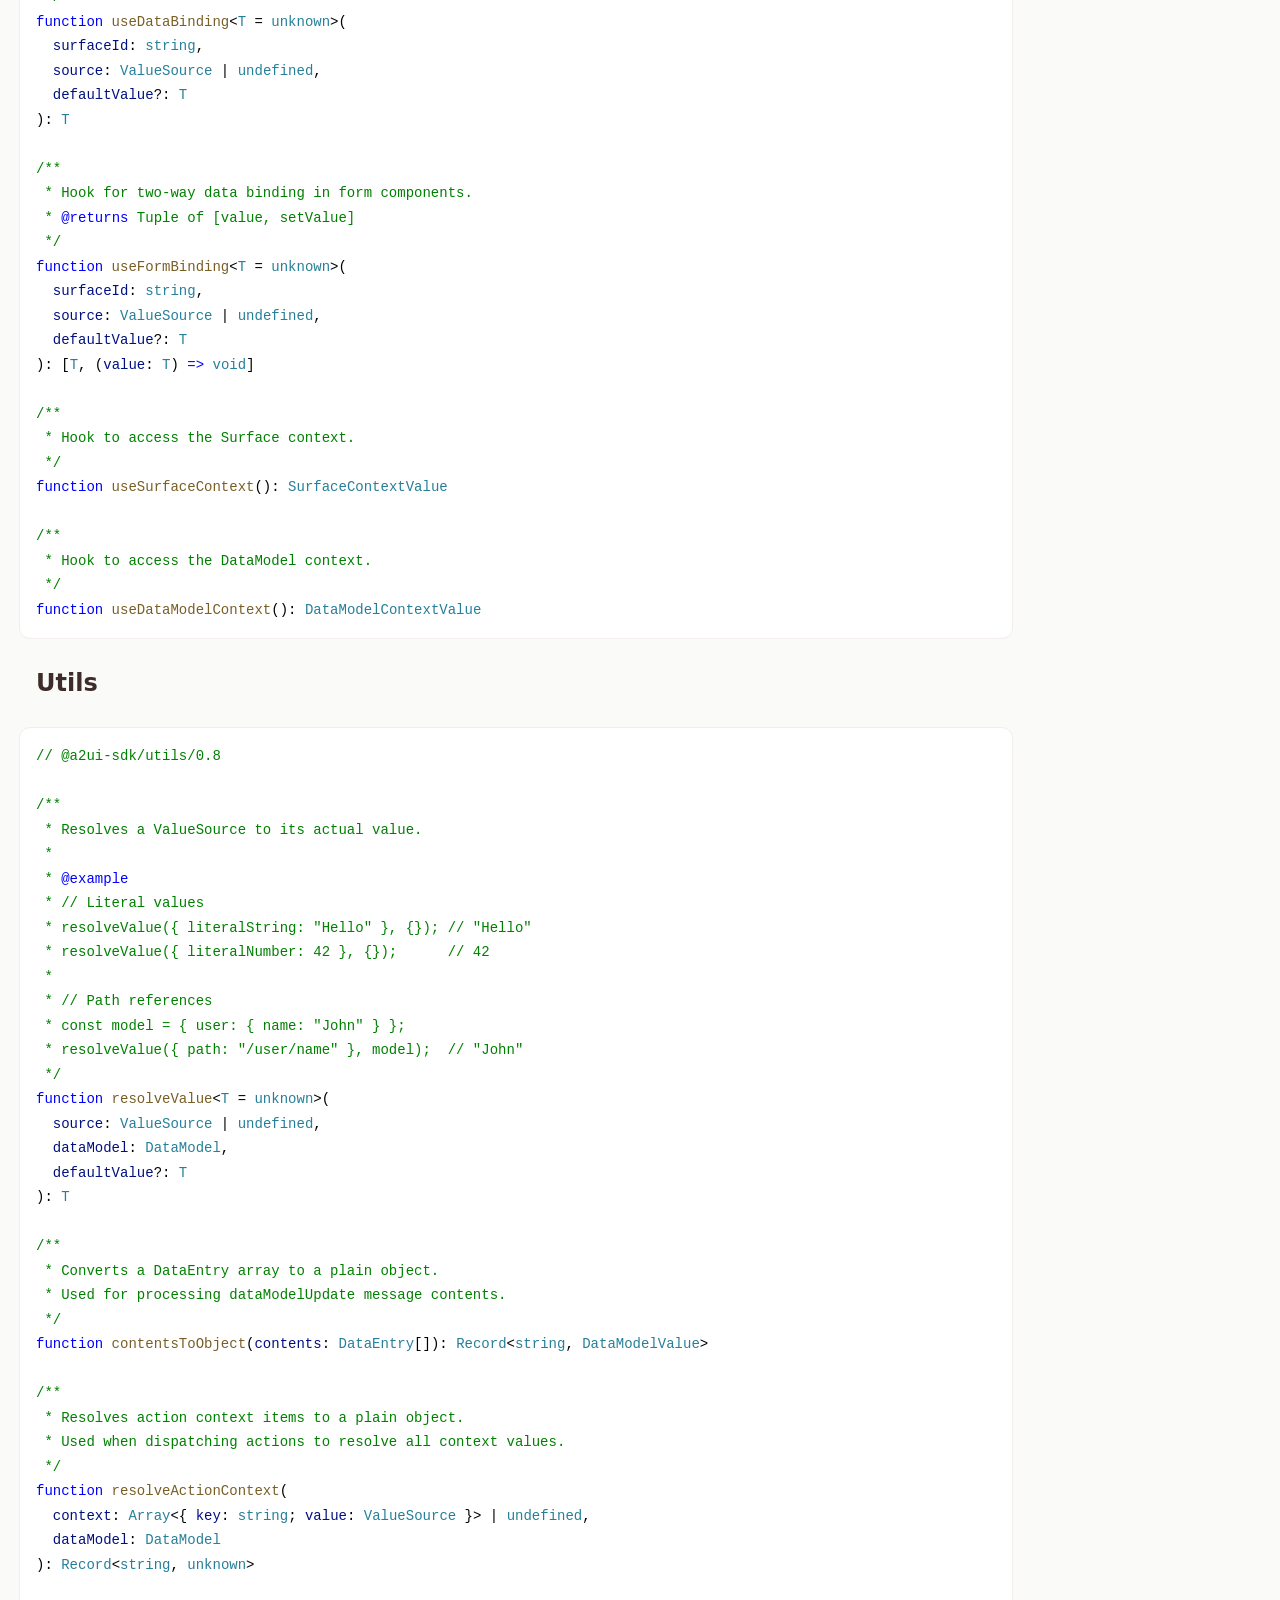
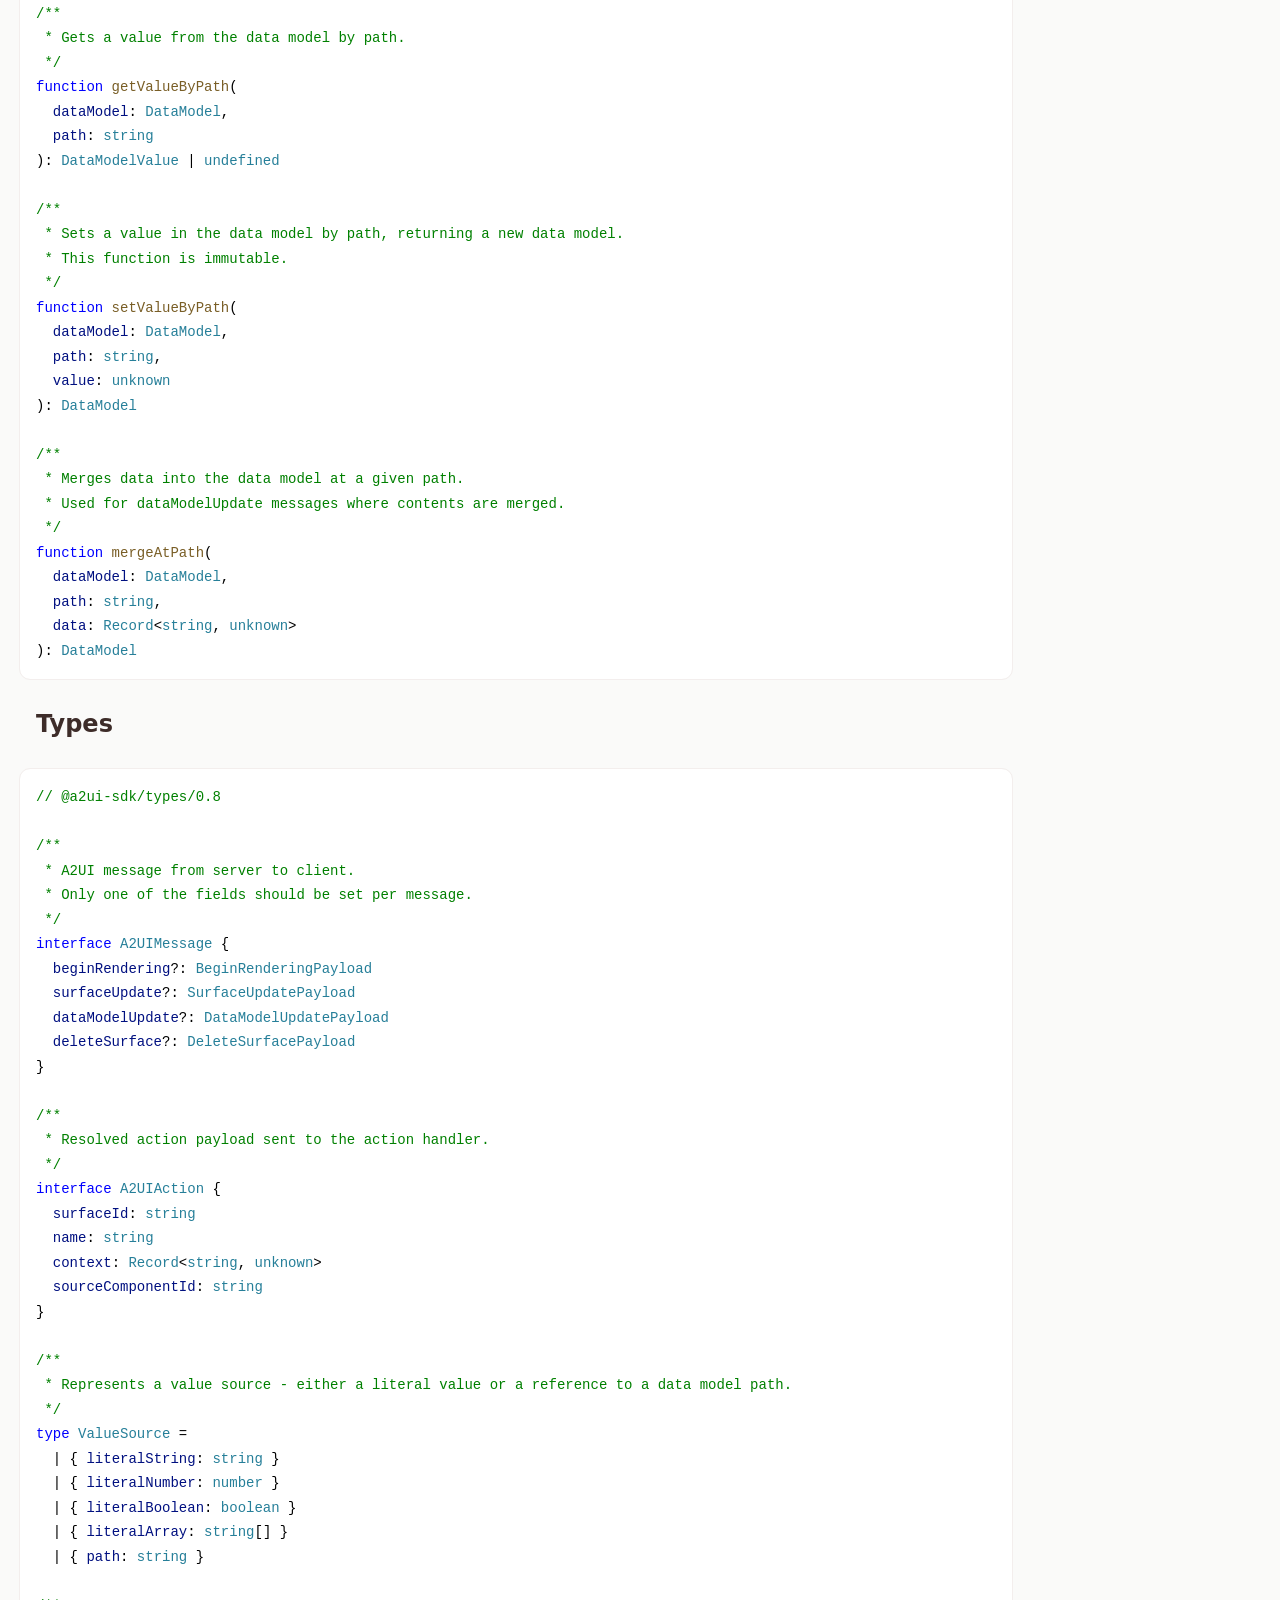
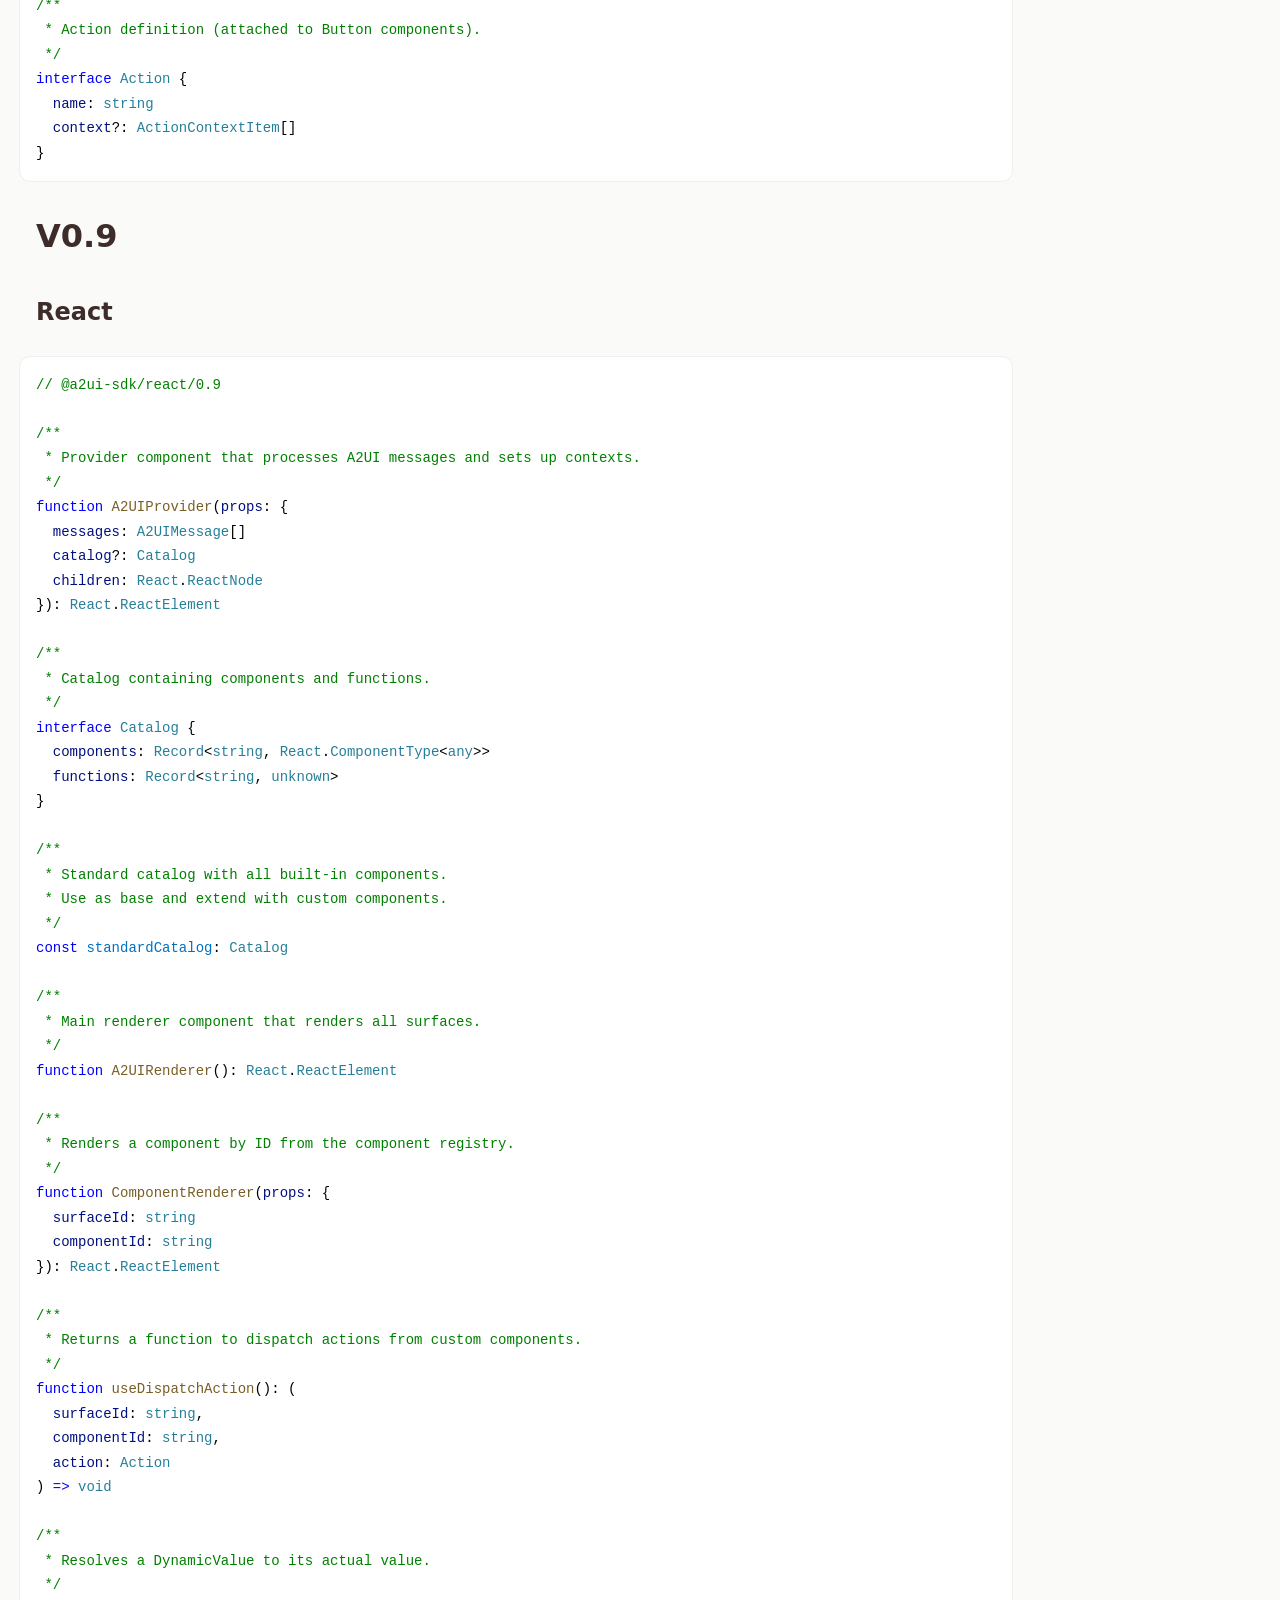
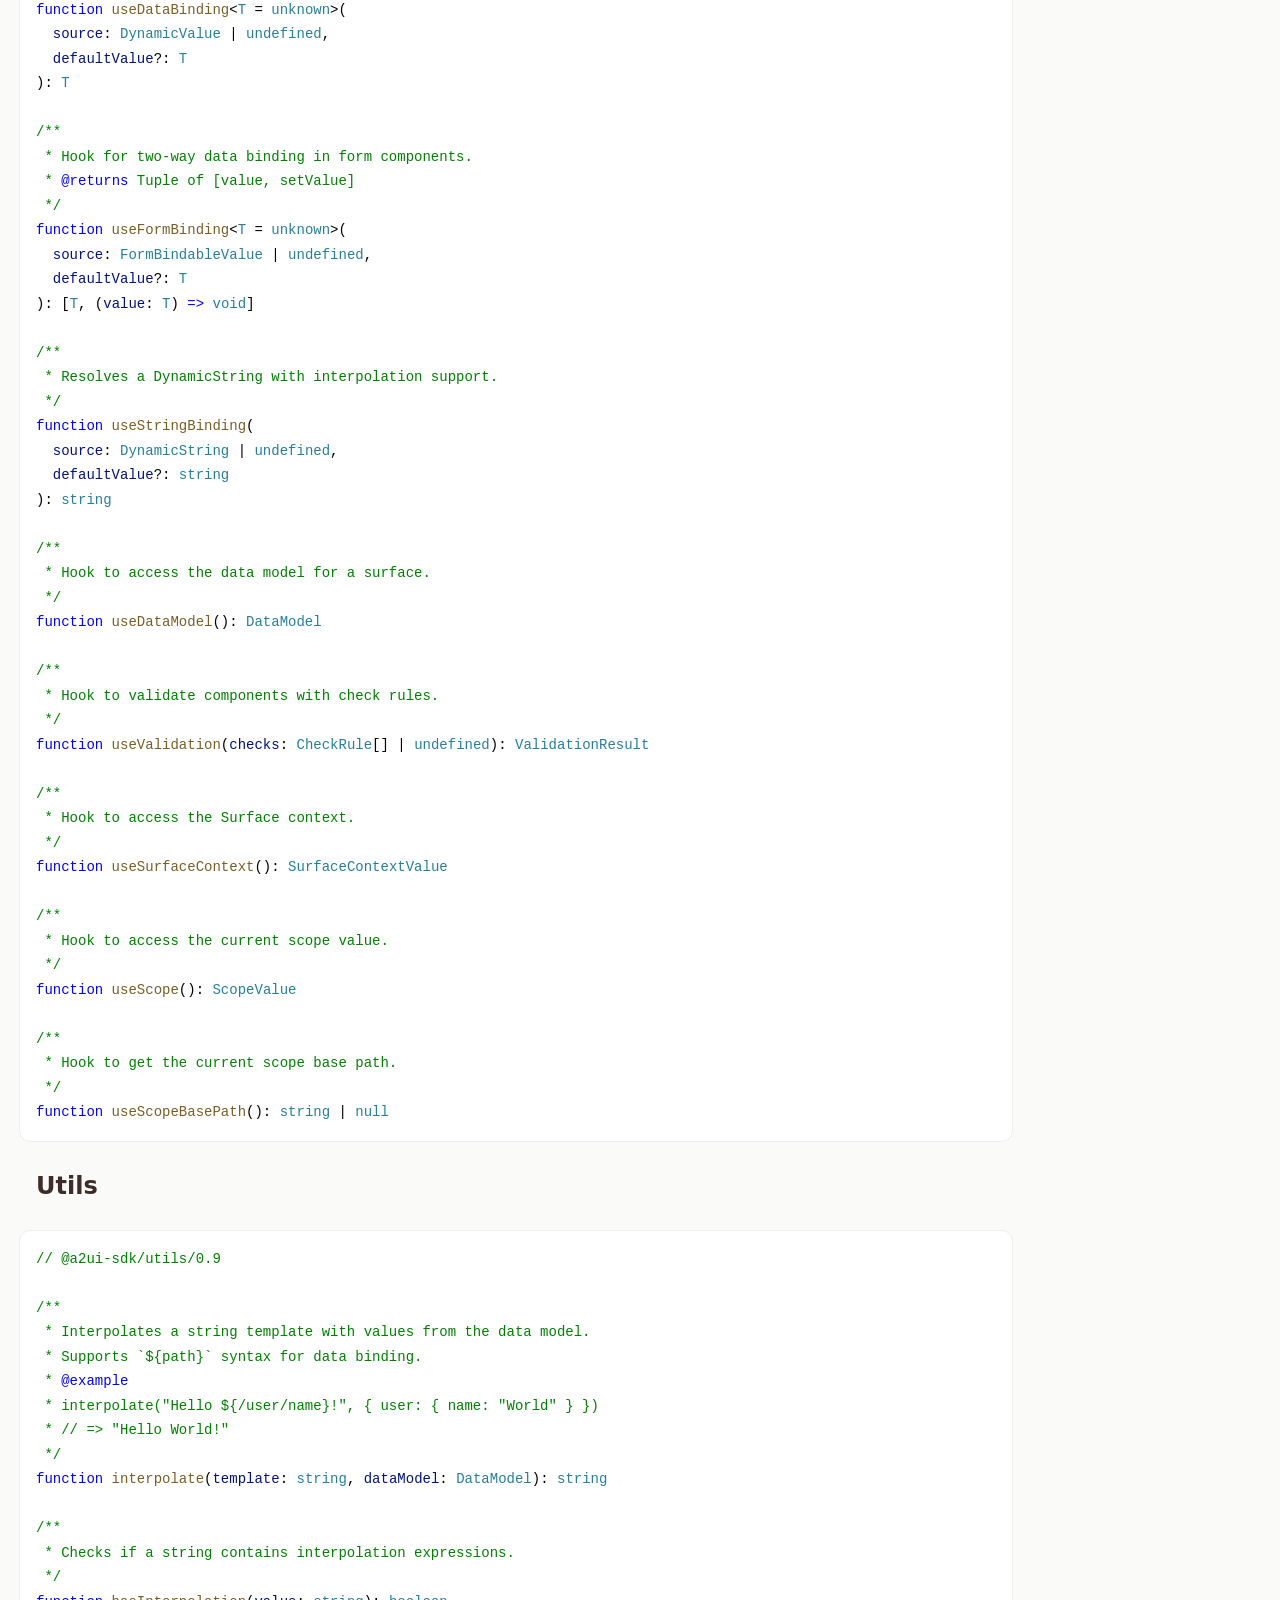
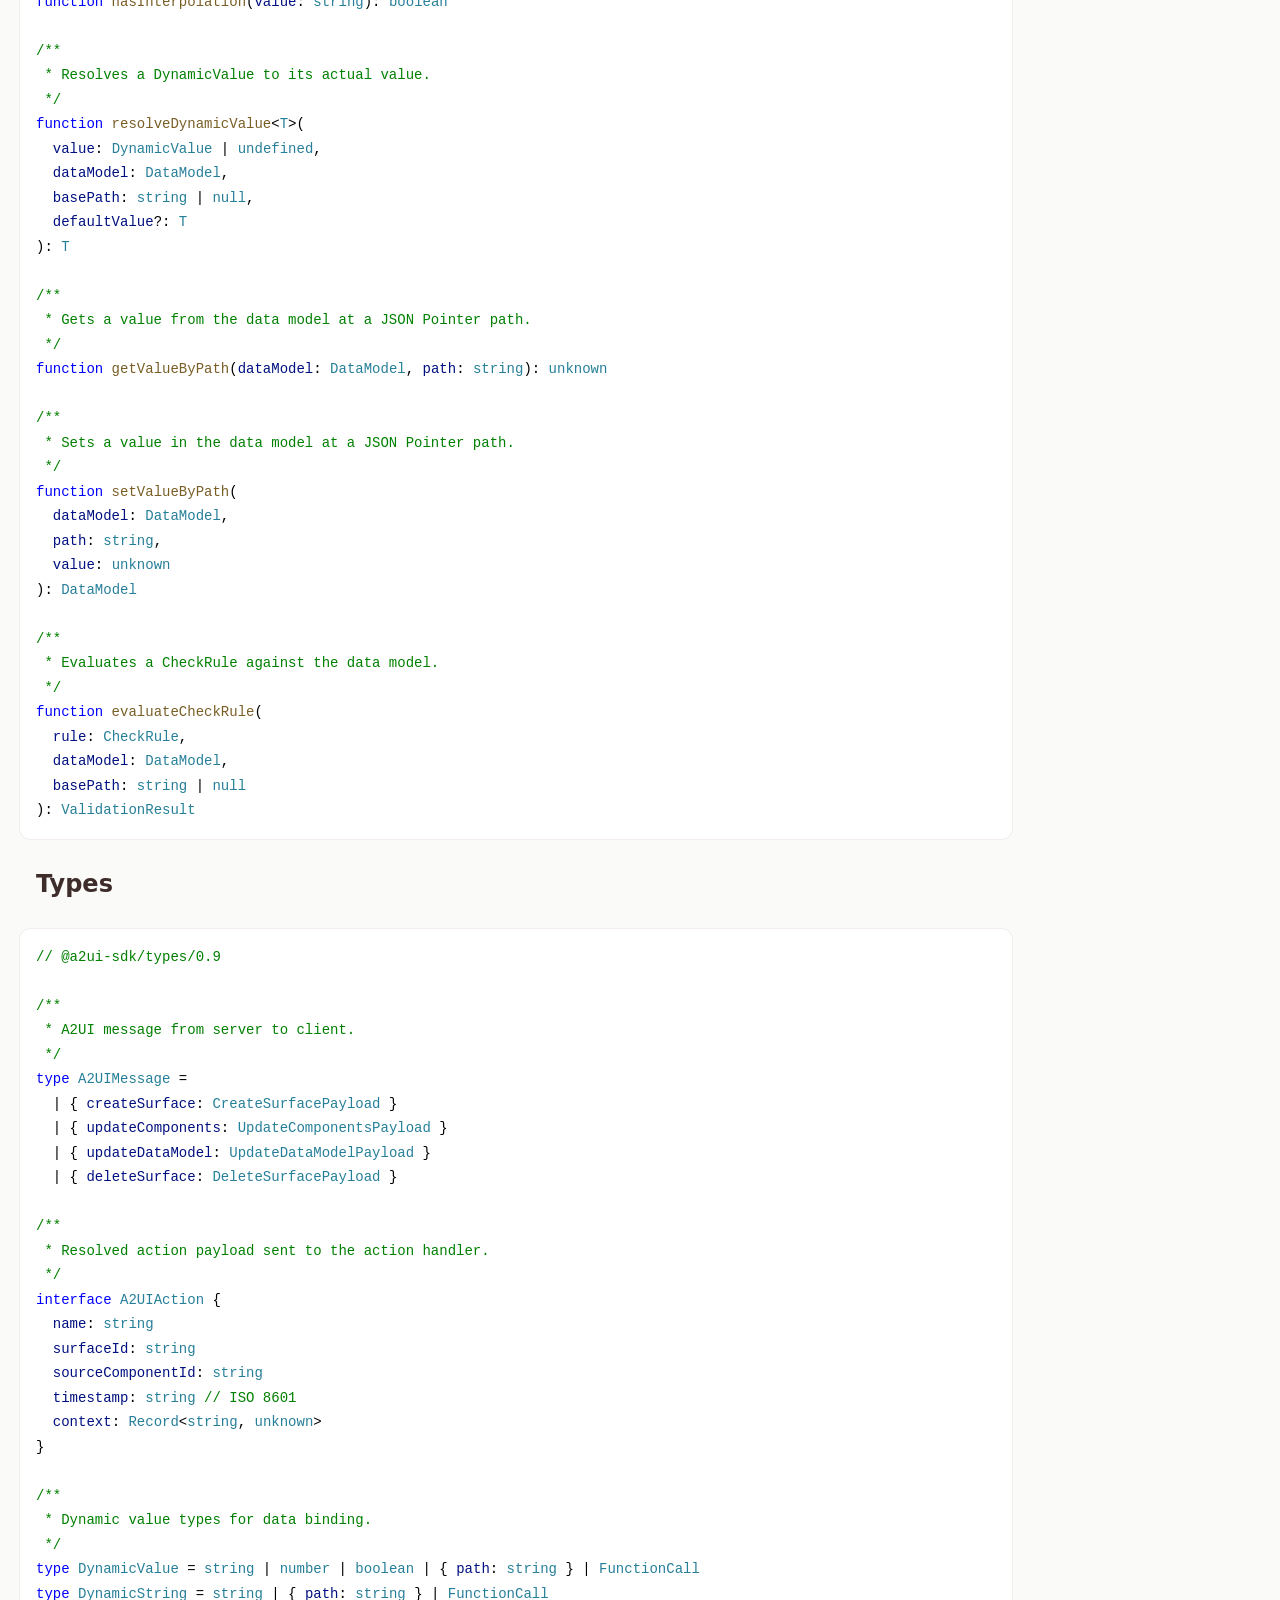
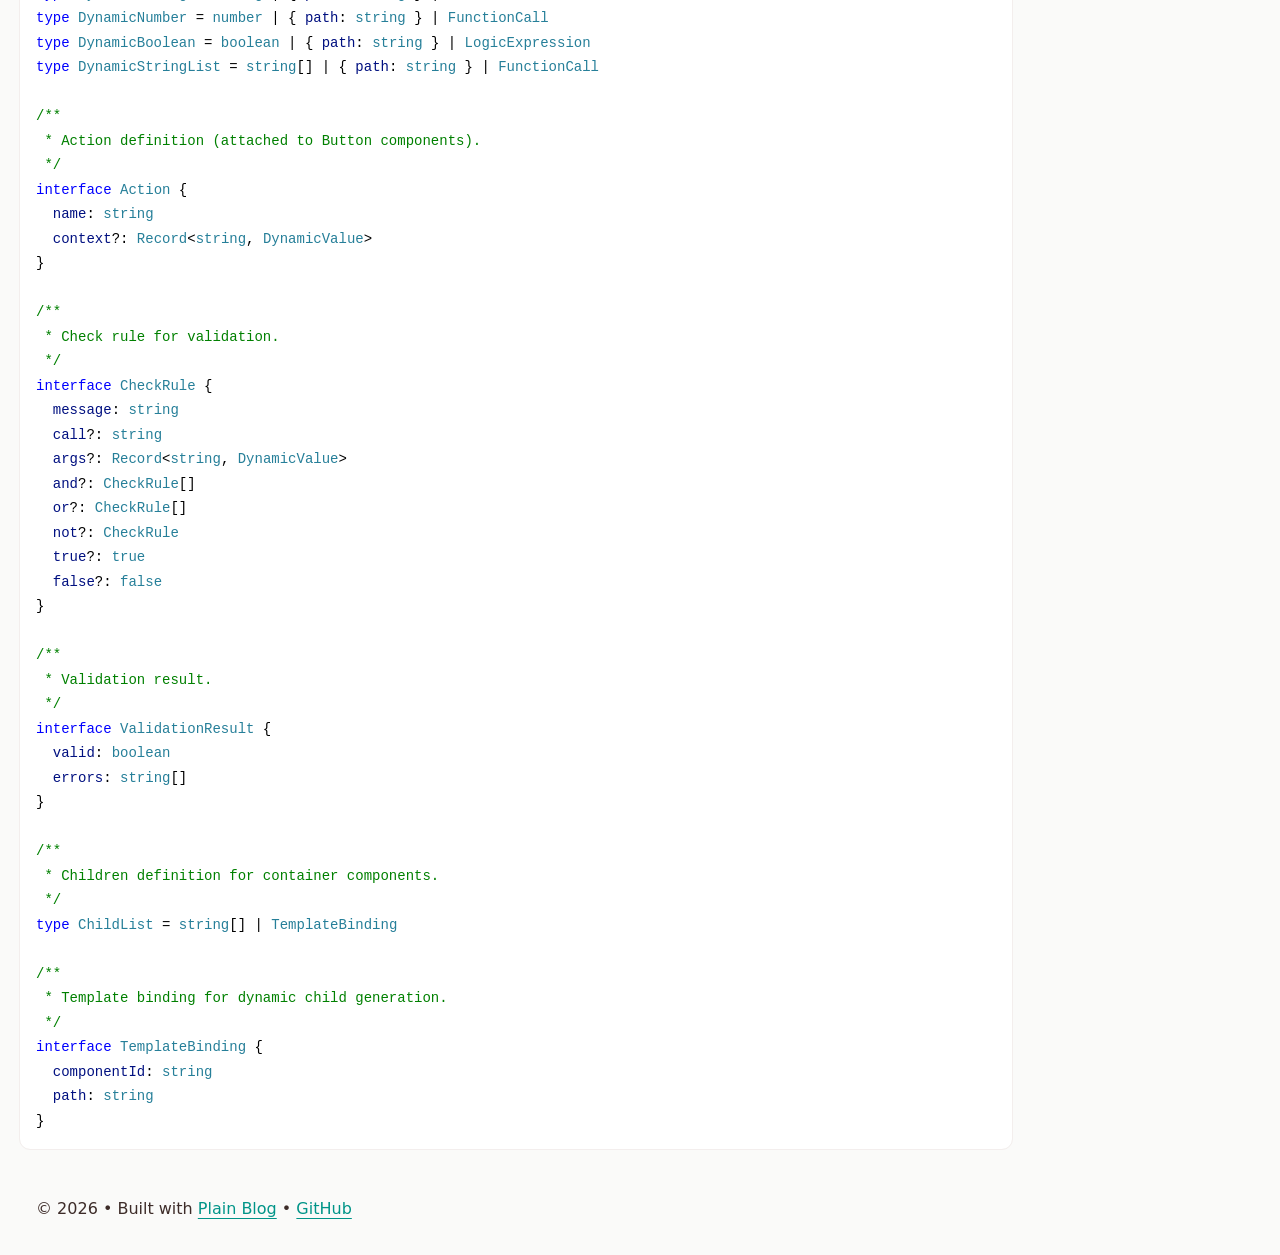
<file: api/index.html>
<html lang="en"><head><meta charSet="utf-8"/><meta name="viewport" content="width=device-width, initial-scale=1"/><script src="/assets/OOJ7IQQK.js" async=""></script><title>API Reference</title><meta name="title" content="API Reference"/><meta name="og:site_name" content="A2UI SDK"/><meta name="og:title" content="API Reference"/><meta name="og:type" content="article"/><meta name="og:url" content="https://a2ui-sdk.js.org/api/"/><meta name="og:image" content="https://a2ui-sdk.js.org/assets/530ee3478b03592f.svg"/><meta name="twitter:card" content="summary"/><meta name="twitter:url" content="https://a2ui-sdk.js.org/api/"/><meta name="twitter:title" content="API Reference"/><meta name="twitter:image" content="https://a2ui-sdk.js.org/assets/530ee3478b03592f.svg"/><link rel="icon" href="/assets/530ee3478b03592f.svg"/><link rel="stylesheet" href="/assets/main.2be5956e.css"/></head><body><header><h1><a href="/">A2UI SDK</a></h1><div class="header-right"><nav class="header-nav"><a href="/" class="">Docs</a><a href="/api/" class="active">API</a><a href="/playground/">Playground</a><a href="https://github.com/easyops-cn/a2ui-sdk" target="_blank" rel="noopener noreferrer">GitHub<svg xmlns="http://www.w3.org/2000/svg" width="14" height="14" viewBox="0 0 24 24" fill="none" stroke="currentColor" stroke-width="2" stroke-linecap="round" stroke-linejoin="round"><path d="M18 13v6a2 2 0 0 1-2 2H5a2 2 0 0 1-2-2V8a2 2 0 0 1 2-2h6"></path><polyline points="15 3 21 3 21 9"></polyline><line x1="10" y1="14" x2="21" y2="3"></line></svg></a></nav><color-mode-switch></color-mode-switch></div></header><main><article><h1>API Reference</h1><h2 id="v08"><a href="#v08">V0.8</a></h2>
<h3 id="react"><a href="#react">React</a></h3>
<pre class="shiki shiki-themes light-plus dark-plus" style="background-color:#FFFFFF;--shiki-dark-bg:#1E1E1E;color:#000000;--shiki-dark:#D4D4D4" tabindex="0"><code><span class="line"><span style="color:#008000;--shiki-dark:#6A9955">// @a2ui-sdk/react/0.8</span></span>
<span class="line"></span>
<span class="line"><span style="color:#008000;--shiki-dark:#6A9955">/**</span></span>
<span class="line"><span style="color:#008000;--shiki-dark:#6A9955"> * Provider component that processes A2UI messages and sets up contexts.</span></span>
<span class="line"><span style="color:#008000;--shiki-dark:#6A9955"> */</span></span>
<span class="line"><span style="color:#0000FF;--shiki-dark:#569CD6">function</span><span style="color:#795E26;--shiki-dark:#DCDCAA"> A2UIProvider</span><span style="color:#000000;--shiki-dark:#D4D4D4">(</span><span style="color:#001080;--shiki-dark:#9CDCFE">props</span><span style="color:#000000;--shiki-dark:#D4D4D4">: </span><span style="color:#000000;--shiki-dark:#D4D4D4">{</span></span>
<span class="line"><span style="color:#001080;--shiki-dark:#9CDCFE">  messages</span><span style="color:#000000;--shiki-dark:#D4D4D4">: </span><span style="color:#267F99;--shiki-dark:#4EC9B0">A2UIMessage</span><span style="color:#000000;--shiki-dark:#D4D4D4">[</span><span style="color:#000000;--shiki-dark:#D4D4D4">]</span></span>
<span class="line"><span style="color:#001080;--shiki-dark:#9CDCFE">  catalog</span><span style="color:#000000;--shiki-dark:#D4D4D4">?: </span><span style="color:#267F99;--shiki-dark:#4EC9B0">Catalog</span></span>
<span class="line"><span style="color:#001080;--shiki-dark:#9CDCFE">  children</span><span style="color:#000000;--shiki-dark:#D4D4D4">: </span><span style="color:#267F99;--shiki-dark:#4EC9B0">React</span><span style="color:#000000;--shiki-dark:#D4D4D4">.</span><span style="color:#267F99;--shiki-dark:#4EC9B0">ReactNode</span></span>
<span class="line"><span style="color:#000000;--shiki-dark:#D4D4D4">}</span><span style="color:#000000;--shiki-dark:#D4D4D4">)</span><span style="color:#000000;--shiki-dark:#D4D4D4">: </span><span style="color:#267F99;--shiki-dark:#4EC9B0">React</span><span style="color:#000000;--shiki-dark:#D4D4D4">.</span><span style="color:#267F99;--shiki-dark:#4EC9B0">ReactElement</span></span>
<span class="line"></span>
<span class="line"><span style="color:#008000;--shiki-dark:#6A9955">/**</span></span>
<span class="line"><span style="color:#008000;--shiki-dark:#6A9955"> * Catalog containing components and functions.</span></span>
<span class="line"><span style="color:#008000;--shiki-dark:#6A9955"> */</span></span>
<span class="line"><span style="color:#0000FF;--shiki-dark:#569CD6">interface</span><span style="color:#267F99;--shiki-dark:#4EC9B0"> Catalog</span><span style="color:#000000;--shiki-dark:#D4D4D4"> </span><span style="color:#000000;--shiki-dark:#D4D4D4">{</span></span>
<span class="line"><span style="color:#001080;--shiki-dark:#9CDCFE">  components</span><span style="color:#000000;--shiki-dark:#D4D4D4">: </span><span style="color:#267F99;--shiki-dark:#4EC9B0">Record</span><span style="color:#000000;--shiki-dark:#D4D4D4">&lt;</span><span style="color:#267F99;--shiki-dark:#4EC9B0">string</span><span style="color:#000000;--shiki-dark:#D4D4D4">, </span><span style="color:#267F99;--shiki-dark:#4EC9B0">React</span><span style="color:#000000;--shiki-dark:#D4D4D4">.</span><span style="color:#267F99;--shiki-dark:#4EC9B0">ComponentType</span><span style="color:#000000;--shiki-dark:#D4D4D4">&lt;</span><span style="color:#267F99;--shiki-dark:#4EC9B0">any</span><span style="color:#000000;--shiki-dark:#D4D4D4">&gt;</span><span style="color:#000000;--shiki-dark:#D4D4D4">&gt;</span></span>
<span class="line"><span style="color:#001080;--shiki-dark:#9CDCFE">  functions</span><span style="color:#000000;--shiki-dark:#D4D4D4">?: </span><span style="color:#267F99;--shiki-dark:#4EC9B0">Record</span><span style="color:#000000;--shiki-dark:#D4D4D4">&lt;</span><span style="color:#267F99;--shiki-dark:#4EC9B0">string</span><span style="color:#000000;--shiki-dark:#D4D4D4">, </span><span style="color:#267F99;--shiki-dark:#4EC9B0">unknown</span><span style="color:#000000;--shiki-dark:#D4D4D4">&gt;</span></span>
<span class="line"><span style="color:#000000;--shiki-dark:#D4D4D4">}</span></span>
<span class="line"></span>
<span class="line"><span style="color:#008000;--shiki-dark:#6A9955">/**</span></span>
<span class="line"><span style="color:#008000;--shiki-dark:#6A9955"> * Standard catalog with all built-in components.</span></span>
<span class="line"><span style="color:#008000;--shiki-dark:#6A9955"> * Use as base and extend with custom components.</span></span>
<span class="line"><span style="color:#008000;--shiki-dark:#6A9955"> */</span></span>
<span class="line"><span style="color:#0000FF;--shiki-dark:#569CD6">const</span><span style="color:#0070C1;--shiki-dark:#4FC1FF"> standardCatalog</span><span style="color:#000000;--shiki-dark:#D4D4D4">: </span><span style="color:#267F99;--shiki-dark:#4EC9B0">Catalog</span></span>
<span class="line"></span>
<span class="line"><span style="color:#008000;--shiki-dark:#6A9955">/**</span></span>
<span class="line"><span style="color:#008000;--shiki-dark:#6A9955"> * Main renderer component that renders all surfaces.</span></span>
<span class="line"><span style="color:#008000;--shiki-dark:#6A9955"> */</span></span>
<span class="line"><span style="color:#0000FF;--shiki-dark:#569CD6">function</span><span style="color:#795E26;--shiki-dark:#DCDCAA"> A2UIRenderer</span><span style="color:#000000;--shiki-dark:#D4D4D4">(</span><span style="color:#000000;--shiki-dark:#D4D4D4">)</span><span style="color:#000000;--shiki-dark:#D4D4D4">: </span><span style="color:#267F99;--shiki-dark:#4EC9B0">React</span><span style="color:#000000;--shiki-dark:#D4D4D4">.</span><span style="color:#267F99;--shiki-dark:#4EC9B0">ReactElement</span></span>
<span class="line"></span>
<span class="line"><span style="color:#008000;--shiki-dark:#6A9955">/**</span></span>
<span class="line"><span style="color:#008000;--shiki-dark:#6A9955"> * Renders a component by ID from the component registry.</span></span>
<span class="line"><span style="color:#008000;--shiki-dark:#6A9955"> */</span></span>
<span class="line"><span style="color:#0000FF;--shiki-dark:#569CD6">function</span><span style="color:#795E26;--shiki-dark:#DCDCAA"> ComponentRenderer</span><span style="color:#000000;--shiki-dark:#D4D4D4">(</span><span style="color:#001080;--shiki-dark:#9CDCFE">props</span><span style="color:#000000;--shiki-dark:#D4D4D4">: </span><span style="color:#000000;--shiki-dark:#D4D4D4">{</span></span>
<span class="line"><span style="color:#001080;--shiki-dark:#9CDCFE">  surfaceId</span><span style="color:#000000;--shiki-dark:#D4D4D4">: </span><span style="color:#267F99;--shiki-dark:#4EC9B0">string</span></span>
<span class="line"><span style="color:#001080;--shiki-dark:#9CDCFE">  componentId</span><span style="color:#000000;--shiki-dark:#D4D4D4">: </span><span style="color:#267F99;--shiki-dark:#4EC9B0">string</span></span>
<span class="line"><span style="color:#000000;--shiki-dark:#D4D4D4">}</span><span style="color:#000000;--shiki-dark:#D4D4D4">)</span><span style="color:#000000;--shiki-dark:#D4D4D4">: </span><span style="color:#267F99;--shiki-dark:#4EC9B0">React</span><span style="color:#000000;--shiki-dark:#D4D4D4">.</span><span style="color:#267F99;--shiki-dark:#4EC9B0">ReactElement</span></span>
<span class="line"></span>
<span class="line"><span style="color:#008000;--shiki-dark:#6A9955">/**</span></span>
<span class="line"><span style="color:#008000;--shiki-dark:#6A9955"> * Returns a function to dispatch actions from custom components.</span></span>
<span class="line"><span style="color:#008000;--shiki-dark:#6A9955"> */</span></span>
<span class="line"><span style="color:#0000FF;--shiki-dark:#569CD6">function</span><span style="color:#795E26;--shiki-dark:#DCDCAA"> useDispatchAction</span><span style="color:#000000;--shiki-dark:#D4D4D4">(</span><span style="color:#000000;--shiki-dark:#D4D4D4">)</span><span style="color:#000000;--shiki-dark:#D4D4D4">: </span><span style="color:#000000;--shiki-dark:#D4D4D4">(</span></span>
<span class="line"><span style="color:#001080;--shiki-dark:#9CDCFE">  surfaceId</span><span style="color:#000000;--shiki-dark:#D4D4D4">: </span><span style="color:#267F99;--shiki-dark:#4EC9B0">string</span><span style="color:#000000;--shiki-dark:#D4D4D4">,</span></span>
<span class="line"><span style="color:#001080;--shiki-dark:#9CDCFE">  componentId</span><span style="color:#000000;--shiki-dark:#D4D4D4">: </span><span style="color:#267F99;--shiki-dark:#4EC9B0">string</span><span style="color:#000000;--shiki-dark:#D4D4D4">,</span></span>
<span class="line"><span style="color:#001080;--shiki-dark:#9CDCFE">  action</span><span style="color:#000000;--shiki-dark:#D4D4D4">: </span><span style="color:#267F99;--shiki-dark:#4EC9B0">Action</span></span>
<span class="line"><span style="color:#000000;--shiki-dark:#D4D4D4">)</span><span style="color:#000000;--shiki-dark:#D4D4D4"> </span><span style="color:#0000FF;--shiki-dark:#569CD6">=</span><span style="color:#0000FF;--shiki-dark:#569CD6">&gt;</span><span style="color:#267F99;--shiki-dark:#4EC9B0"> void</span></span>
<span class="line"></span>
<span class="line"><span style="color:#008000;--shiki-dark:#6A9955">/**</span></span>
<span class="line"><span style="color:#008000;--shiki-dark:#6A9955"> * Resolves a ValueSource to its actual value.</span></span>
<span class="line"><span style="color:#008000;--shiki-dark:#6A9955"> */</span></span>
<span class="line"><span style="color:#0000FF;--shiki-dark:#569CD6">function</span><span style="color:#795E26;--shiki-dark:#DCDCAA"> useDataBinding</span><span style="color:#000000;--shiki-dark:#D4D4D4">&lt;</span><span style="color:#267F99;--shiki-dark:#4EC9B0">T</span><span style="color:#000000;--shiki-dark:#D4D4D4"> = </span><span style="color:#267F99;--shiki-dark:#4EC9B0">unknown</span><span style="color:#000000;--shiki-dark:#D4D4D4">&gt;</span><span style="color:#000000;--shiki-dark:#D4D4D4">(</span></span>
<span class="line"><span style="color:#001080;--shiki-dark:#9CDCFE">  surfaceId</span><span style="color:#000000;--shiki-dark:#D4D4D4">: </span><span style="color:#267F99;--shiki-dark:#4EC9B0">string</span><span style="color:#000000;--shiki-dark:#D4D4D4">,</span></span>
<span class="line"><span style="color:#001080;--shiki-dark:#9CDCFE">  source</span><span style="color:#000000;--shiki-dark:#D4D4D4">: </span><span style="color:#267F99;--shiki-dark:#4EC9B0">ValueSource</span><span style="color:#000000;--shiki-dark:#D4D4D4"> | </span><span style="color:#267F99;--shiki-dark:#4EC9B0">undefined</span><span style="color:#000000;--shiki-dark:#D4D4D4">,</span></span>
<span class="line"><span style="color:#001080;--shiki-dark:#9CDCFE">  defaultValue</span><span style="color:#000000;--shiki-dark:#D4D4D4">?: </span><span style="color:#267F99;--shiki-dark:#4EC9B0">T</span></span>
<span class="line"><span style="color:#000000;--shiki-dark:#D4D4D4">)</span><span style="color:#000000;--shiki-dark:#D4D4D4">: </span><span style="color:#267F99;--shiki-dark:#4EC9B0">T</span></span>
<span class="line"></span>
<span class="line"><span style="color:#008000;--shiki-dark:#6A9955">/**</span></span>
<span class="line"><span style="color:#008000;--shiki-dark:#6A9955"> * Hook for two-way data binding in form components.</span></span>
<span class="line"><span style="color:#008000;--shiki-dark:#6A9955"> * </span><span style="color:#0000FF;--shiki-dark:#569CD6">@returns</span><span style="color:#008000;--shiki-dark:#6A9955"> Tuple of [value, setValue]</span></span>
<span class="line"><span style="color:#008000;--shiki-dark:#6A9955"> */</span></span>
<span class="line"><span style="color:#0000FF;--shiki-dark:#569CD6">function</span><span style="color:#795E26;--shiki-dark:#DCDCAA"> useFormBinding</span><span style="color:#000000;--shiki-dark:#D4D4D4">&lt;</span><span style="color:#267F99;--shiki-dark:#4EC9B0">T</span><span style="color:#000000;--shiki-dark:#D4D4D4"> = </span><span style="color:#267F99;--shiki-dark:#4EC9B0">unknown</span><span style="color:#000000;--shiki-dark:#D4D4D4">&gt;</span><span style="color:#000000;--shiki-dark:#D4D4D4">(</span></span>
<span class="line"><span style="color:#001080;--shiki-dark:#9CDCFE">  surfaceId</span><span style="color:#000000;--shiki-dark:#D4D4D4">: </span><span style="color:#267F99;--shiki-dark:#4EC9B0">string</span><span style="color:#000000;--shiki-dark:#D4D4D4">,</span></span>
<span class="line"><span style="color:#001080;--shiki-dark:#9CDCFE">  source</span><span style="color:#000000;--shiki-dark:#D4D4D4">: </span><span style="color:#267F99;--shiki-dark:#4EC9B0">ValueSource</span><span style="color:#000000;--shiki-dark:#D4D4D4"> | </span><span style="color:#267F99;--shiki-dark:#4EC9B0">undefined</span><span style="color:#000000;--shiki-dark:#D4D4D4">,</span></span>
<span class="line"><span style="color:#001080;--shiki-dark:#9CDCFE">  defaultValue</span><span style="color:#000000;--shiki-dark:#D4D4D4">?: </span><span style="color:#267F99;--shiki-dark:#4EC9B0">T</span></span>
<span class="line"><span style="color:#000000;--shiki-dark:#D4D4D4">)</span><span style="color:#000000;--shiki-dark:#D4D4D4">: </span><span style="color:#000000;--shiki-dark:#D4D4D4">[</span><span style="color:#267F99;--shiki-dark:#4EC9B0">T</span><span style="color:#000000;--shiki-dark:#D4D4D4">, </span><span style="color:#000000;--shiki-dark:#D4D4D4">(</span><span style="color:#001080;--shiki-dark:#9CDCFE">value</span><span style="color:#000000;--shiki-dark:#D4D4D4">: </span><span style="color:#267F99;--shiki-dark:#4EC9B0">T</span><span style="color:#000000;--shiki-dark:#D4D4D4">)</span><span style="color:#000000;--shiki-dark:#D4D4D4"> </span><span style="color:#0000FF;--shiki-dark:#569CD6">=</span><span style="color:#0000FF;--shiki-dark:#569CD6">&gt;</span><span style="color:#267F99;--shiki-dark:#4EC9B0"> void</span><span style="color:#000000;--shiki-dark:#D4D4D4">]</span></span>
<span class="line"></span>
<span class="line"><span style="color:#008000;--shiki-dark:#6A9955">/**</span></span>
<span class="line"><span style="color:#008000;--shiki-dark:#6A9955"> * Hook to access the Surface context.</span></span>
<span class="line"><span style="color:#008000;--shiki-dark:#6A9955"> */</span></span>
<span class="line"><span style="color:#0000FF;--shiki-dark:#569CD6">function</span><span style="color:#795E26;--shiki-dark:#DCDCAA"> useSurfaceContext</span><span style="color:#000000;--shiki-dark:#D4D4D4">(</span><span style="color:#000000;--shiki-dark:#D4D4D4">)</span><span style="color:#000000;--shiki-dark:#D4D4D4">: </span><span style="color:#267F99;--shiki-dark:#4EC9B0">SurfaceContextValue</span></span>
<span class="line"></span>
<span class="line"><span style="color:#008000;--shiki-dark:#6A9955">/**</span></span>
<span class="line"><span style="color:#008000;--shiki-dark:#6A9955"> * Hook to access the DataModel context.</span></span>
<span class="line"><span style="color:#008000;--shiki-dark:#6A9955"> */</span></span>
<span class="line"><span style="color:#0000FF;--shiki-dark:#569CD6">function</span><span style="color:#795E26;--shiki-dark:#DCDCAA"> useDataModelContext</span><span style="color:#000000;--shiki-dark:#D4D4D4">(</span><span style="color:#000000;--shiki-dark:#D4D4D4">)</span><span style="color:#000000;--shiki-dark:#D4D4D4">: </span><span style="color:#267F99;--shiki-dark:#4EC9B0">DataModelContextValue</span></span></code></pre>
<h3 id="utils"><a href="#utils">Utils</a></h3>
<pre class="shiki shiki-themes light-plus dark-plus" style="background-color:#FFFFFF;--shiki-dark-bg:#1E1E1E;color:#000000;--shiki-dark:#D4D4D4" tabindex="0"><code><span class="line"><span style="color:#008000;--shiki-dark:#6A9955">// @a2ui-sdk/utils/0.8</span></span>
<span class="line"></span>
<span class="line"><span style="color:#008000;--shiki-dark:#6A9955">/**</span></span>
<span class="line"><span style="color:#008000;--shiki-dark:#6A9955"> * Resolves a ValueSource to its actual value.</span></span>
<span class="line"><span style="color:#008000;--shiki-dark:#6A9955"> *</span></span>
<span class="line"><span style="color:#008000;--shiki-dark:#6A9955"> * </span><span style="color:#0000FF;--shiki-dark:#569CD6">@example</span></span>
<span class="line"><span style="color:#008000;--shiki-dark:#6A9955"> * // Literal values</span></span>
<span class="line"><span style="color:#008000;--shiki-dark:#6A9955"> * resolveValue({ literalString: &quot;Hello&quot; }, {}); // &quot;Hello&quot;</span></span>
<span class="line"><span style="color:#008000;--shiki-dark:#6A9955"> * resolveValue({ literalNumber: 42 }, {});      // 42</span></span>
<span class="line"><span style="color:#008000;--shiki-dark:#6A9955"> *</span></span>
<span class="line"><span style="color:#008000;--shiki-dark:#6A9955"> * // Path references</span></span>
<span class="line"><span style="color:#008000;--shiki-dark:#6A9955"> * const model = { user: { name: &quot;John&quot; } };</span></span>
<span class="line"><span style="color:#008000;--shiki-dark:#6A9955"> * resolveValue({ path: &quot;/user/name&quot; }, model);  // &quot;John&quot;</span></span>
<span class="line"><span style="color:#008000;--shiki-dark:#6A9955"> */</span></span>
<span class="line"><span style="color:#0000FF;--shiki-dark:#569CD6">function</span><span style="color:#795E26;--shiki-dark:#DCDCAA"> resolveValue</span><span style="color:#000000;--shiki-dark:#D4D4D4">&lt;</span><span style="color:#267F99;--shiki-dark:#4EC9B0">T</span><span style="color:#000000;--shiki-dark:#D4D4D4"> = </span><span style="color:#267F99;--shiki-dark:#4EC9B0">unknown</span><span style="color:#000000;--shiki-dark:#D4D4D4">&gt;</span><span style="color:#000000;--shiki-dark:#D4D4D4">(</span></span>
<span class="line"><span style="color:#001080;--shiki-dark:#9CDCFE">  source</span><span style="color:#000000;--shiki-dark:#D4D4D4">: </span><span style="color:#267F99;--shiki-dark:#4EC9B0">ValueSource</span><span style="color:#000000;--shiki-dark:#D4D4D4"> | </span><span style="color:#267F99;--shiki-dark:#4EC9B0">undefined</span><span style="color:#000000;--shiki-dark:#D4D4D4">,</span></span>
<span class="line"><span style="color:#001080;--shiki-dark:#9CDCFE">  dataModel</span><span style="color:#000000;--shiki-dark:#D4D4D4">: </span><span style="color:#267F99;--shiki-dark:#4EC9B0">DataModel</span><span style="color:#000000;--shiki-dark:#D4D4D4">,</span></span>
<span class="line"><span style="color:#001080;--shiki-dark:#9CDCFE">  defaultValue</span><span style="color:#000000;--shiki-dark:#D4D4D4">?: </span><span style="color:#267F99;--shiki-dark:#4EC9B0">T</span></span>
<span class="line"><span style="color:#000000;--shiki-dark:#D4D4D4">)</span><span style="color:#000000;--shiki-dark:#D4D4D4">: </span><span style="color:#267F99;--shiki-dark:#4EC9B0">T</span></span>
<span class="line"></span>
<span class="line"><span style="color:#008000;--shiki-dark:#6A9955">/**</span></span>
<span class="line"><span style="color:#008000;--shiki-dark:#6A9955"> * Converts a DataEntry array to a plain object.</span></span>
<span class="line"><span style="color:#008000;--shiki-dark:#6A9955"> * Used for processing dataModelUpdate message contents.</span></span>
<span class="line"><span style="color:#008000;--shiki-dark:#6A9955"> */</span></span>
<span class="line"><span style="color:#0000FF;--shiki-dark:#569CD6">function</span><span style="color:#795E26;--shiki-dark:#DCDCAA"> contentsToObject</span><span style="color:#000000;--shiki-dark:#D4D4D4">(</span><span style="color:#001080;--shiki-dark:#9CDCFE">contents</span><span style="color:#000000;--shiki-dark:#D4D4D4">: </span><span style="color:#267F99;--shiki-dark:#4EC9B0">DataEntry</span><span style="color:#000000;--shiki-dark:#D4D4D4">[</span><span style="color:#000000;--shiki-dark:#D4D4D4">]</span><span style="color:#000000;--shiki-dark:#D4D4D4">)</span><span style="color:#000000;--shiki-dark:#D4D4D4">: </span><span style="color:#267F99;--shiki-dark:#4EC9B0">Record</span><span style="color:#000000;--shiki-dark:#D4D4D4">&lt;</span><span style="color:#267F99;--shiki-dark:#4EC9B0">string</span><span style="color:#000000;--shiki-dark:#D4D4D4">, </span><span style="color:#267F99;--shiki-dark:#4EC9B0">DataModelValue</span><span style="color:#000000;--shiki-dark:#D4D4D4">&gt;</span></span>
<span class="line"></span>
<span class="line"><span style="color:#008000;--shiki-dark:#6A9955">/**</span></span>
<span class="line"><span style="color:#008000;--shiki-dark:#6A9955"> * Resolves action context items to a plain object.</span></span>
<span class="line"><span style="color:#008000;--shiki-dark:#6A9955"> * Used when dispatching actions to resolve all context values.</span></span>
<span class="line"><span style="color:#008000;--shiki-dark:#6A9955"> */</span></span>
<span class="line"><span style="color:#0000FF;--shiki-dark:#569CD6">function</span><span style="color:#795E26;--shiki-dark:#DCDCAA"> resolveActionContext</span><span style="color:#000000;--shiki-dark:#D4D4D4">(</span></span>
<span class="line"><span style="color:#001080;--shiki-dark:#9CDCFE">  context</span><span style="color:#000000;--shiki-dark:#D4D4D4">: </span><span style="color:#267F99;--shiki-dark:#4EC9B0">Array</span><span style="color:#000000;--shiki-dark:#D4D4D4">&lt;</span><span style="color:#000000;--shiki-dark:#D4D4D4">{</span><span style="color:#000000;--shiki-dark:#D4D4D4"> </span><span style="color:#001080;--shiki-dark:#9CDCFE">key</span><span style="color:#000000;--shiki-dark:#D4D4D4">: </span><span style="color:#267F99;--shiki-dark:#4EC9B0">string</span><span style="color:#000000;--shiki-dark:#D4D4D4">; </span><span style="color:#001080;--shiki-dark:#9CDCFE">value</span><span style="color:#000000;--shiki-dark:#D4D4D4">: </span><span style="color:#267F99;--shiki-dark:#4EC9B0">ValueSource</span><span style="color:#000000;--shiki-dark:#D4D4D4"> </span><span style="color:#000000;--shiki-dark:#D4D4D4">}</span><span style="color:#000000;--shiki-dark:#D4D4D4">&gt;</span><span style="color:#000000;--shiki-dark:#D4D4D4"> | </span><span style="color:#267F99;--shiki-dark:#4EC9B0">undefined</span><span style="color:#000000;--shiki-dark:#D4D4D4">,</span></span>
<span class="line"><span style="color:#001080;--shiki-dark:#9CDCFE">  dataModel</span><span style="color:#000000;--shiki-dark:#D4D4D4">: </span><span style="color:#267F99;--shiki-dark:#4EC9B0">DataModel</span></span>
<span class="line"><span style="color:#000000;--shiki-dark:#D4D4D4">)</span><span style="color:#000000;--shiki-dark:#D4D4D4">: </span><span style="color:#267F99;--shiki-dark:#4EC9B0">Record</span><span style="color:#000000;--shiki-dark:#D4D4D4">&lt;</span><span style="color:#267F99;--shiki-dark:#4EC9B0">string</span><span style="color:#000000;--shiki-dark:#D4D4D4">, </span><span style="color:#267F99;--shiki-dark:#4EC9B0">unknown</span><span style="color:#000000;--shiki-dark:#D4D4D4">&gt;</span></span>
<span class="line"></span>
<span class="line"><span style="color:#008000;--shiki-dark:#6A9955">/**</span></span>
<span class="line"><span style="color:#008000;--shiki-dark:#6A9955"> * Gets a value from the data model by path.</span></span>
<span class="line"><span style="color:#008000;--shiki-dark:#6A9955"> */</span></span>
<span class="line"><span style="color:#0000FF;--shiki-dark:#569CD6">function</span><span style="color:#795E26;--shiki-dark:#DCDCAA"> getValueByPath</span><span style="color:#000000;--shiki-dark:#D4D4D4">(</span></span>
<span class="line"><span style="color:#001080;--shiki-dark:#9CDCFE">  dataModel</span><span style="color:#000000;--shiki-dark:#D4D4D4">: </span><span style="color:#267F99;--shiki-dark:#4EC9B0">DataModel</span><span style="color:#000000;--shiki-dark:#D4D4D4">,</span></span>
<span class="line"><span style="color:#001080;--shiki-dark:#9CDCFE">  path</span><span style="color:#000000;--shiki-dark:#D4D4D4">: </span><span style="color:#267F99;--shiki-dark:#4EC9B0">string</span></span>
<span class="line"><span style="color:#000000;--shiki-dark:#D4D4D4">)</span><span style="color:#000000;--shiki-dark:#D4D4D4">: </span><span style="color:#267F99;--shiki-dark:#4EC9B0">DataModelValue</span><span style="color:#000000;--shiki-dark:#D4D4D4"> | </span><span style="color:#267F99;--shiki-dark:#4EC9B0">undefined</span></span>
<span class="line"></span>
<span class="line"><span style="color:#008000;--shiki-dark:#6A9955">/**</span></span>
<span class="line"><span style="color:#008000;--shiki-dark:#6A9955"> * Sets a value in the data model by path, returning a new data model.</span></span>
<span class="line"><span style="color:#008000;--shiki-dark:#6A9955"> * This function is immutable.</span></span>
<span class="line"><span style="color:#008000;--shiki-dark:#6A9955"> */</span></span>
<span class="line"><span style="color:#0000FF;--shiki-dark:#569CD6">function</span><span style="color:#795E26;--shiki-dark:#DCDCAA"> setValueByPath</span><span style="color:#000000;--shiki-dark:#D4D4D4">(</span></span>
<span class="line"><span style="color:#001080;--shiki-dark:#9CDCFE">  dataModel</span><span style="color:#000000;--shiki-dark:#D4D4D4">: </span><span style="color:#267F99;--shiki-dark:#4EC9B0">DataModel</span><span style="color:#000000;--shiki-dark:#D4D4D4">,</span></span>
<span class="line"><span style="color:#001080;--shiki-dark:#9CDCFE">  path</span><span style="color:#000000;--shiki-dark:#D4D4D4">: </span><span style="color:#267F99;--shiki-dark:#4EC9B0">string</span><span style="color:#000000;--shiki-dark:#D4D4D4">,</span></span>
<span class="line"><span style="color:#001080;--shiki-dark:#9CDCFE">  value</span><span style="color:#000000;--shiki-dark:#D4D4D4">: </span><span style="color:#267F99;--shiki-dark:#4EC9B0">unknown</span></span>
<span class="line"><span style="color:#000000;--shiki-dark:#D4D4D4">)</span><span style="color:#000000;--shiki-dark:#D4D4D4">: </span><span style="color:#267F99;--shiki-dark:#4EC9B0">DataModel</span></span>
<span class="line"></span>
<span class="line"><span style="color:#008000;--shiki-dark:#6A9955">/**</span></span>
<span class="line"><span style="color:#008000;--shiki-dark:#6A9955"> * Merges data into the data model at a given path.</span></span>
<span class="line"><span style="color:#008000;--shiki-dark:#6A9955"> * Used for dataModelUpdate messages where contents are merged.</span></span>
<span class="line"><span style="color:#008000;--shiki-dark:#6A9955"> */</span></span>
<span class="line"><span style="color:#0000FF;--shiki-dark:#569CD6">function</span><span style="color:#795E26;--shiki-dark:#DCDCAA"> mergeAtPath</span><span style="color:#000000;--shiki-dark:#D4D4D4">(</span></span>
<span class="line"><span style="color:#001080;--shiki-dark:#9CDCFE">  dataModel</span><span style="color:#000000;--shiki-dark:#D4D4D4">: </span><span style="color:#267F99;--shiki-dark:#4EC9B0">DataModel</span><span style="color:#000000;--shiki-dark:#D4D4D4">,</span></span>
<span class="line"><span style="color:#001080;--shiki-dark:#9CDCFE">  path</span><span style="color:#000000;--shiki-dark:#D4D4D4">: </span><span style="color:#267F99;--shiki-dark:#4EC9B0">string</span><span style="color:#000000;--shiki-dark:#D4D4D4">,</span></span>
<span class="line"><span style="color:#001080;--shiki-dark:#9CDCFE">  data</span><span style="color:#000000;--shiki-dark:#D4D4D4">: </span><span style="color:#267F99;--shiki-dark:#4EC9B0">Record</span><span style="color:#000000;--shiki-dark:#D4D4D4">&lt;</span><span style="color:#267F99;--shiki-dark:#4EC9B0">string</span><span style="color:#000000;--shiki-dark:#D4D4D4">, </span><span style="color:#267F99;--shiki-dark:#4EC9B0">unknown</span><span style="color:#000000;--shiki-dark:#D4D4D4">&gt;</span></span>
<span class="line"><span style="color:#000000;--shiki-dark:#D4D4D4">)</span><span style="color:#000000;--shiki-dark:#D4D4D4">: </span><span style="color:#267F99;--shiki-dark:#4EC9B0">DataModel</span></span></code></pre>
<h3 id="types"><a href="#types">Types</a></h3>
<pre class="shiki shiki-themes light-plus dark-plus" style="background-color:#FFFFFF;--shiki-dark-bg:#1E1E1E;color:#000000;--shiki-dark:#D4D4D4" tabindex="0"><code><span class="line"><span style="color:#008000;--shiki-dark:#6A9955">// @a2ui-sdk/types/0.8</span></span>
<span class="line"></span>
<span class="line"><span style="color:#008000;--shiki-dark:#6A9955">/**</span></span>
<span class="line"><span style="color:#008000;--shiki-dark:#6A9955"> * A2UI message from server to client.</span></span>
<span class="line"><span style="color:#008000;--shiki-dark:#6A9955"> * Only one of the fields should be set per message.</span></span>
<span class="line"><span style="color:#008000;--shiki-dark:#6A9955"> */</span></span>
<span class="line"><span style="color:#0000FF;--shiki-dark:#569CD6">interface</span><span style="color:#267F99;--shiki-dark:#4EC9B0"> A2UIMessage</span><span style="color:#000000;--shiki-dark:#D4D4D4"> </span><span style="color:#000000;--shiki-dark:#D4D4D4">{</span></span>
<span class="line"><span style="color:#001080;--shiki-dark:#9CDCFE">  beginRendering</span><span style="color:#000000;--shiki-dark:#D4D4D4">?: </span><span style="color:#267F99;--shiki-dark:#4EC9B0">BeginRenderingPayload</span></span>
<span class="line"><span style="color:#001080;--shiki-dark:#9CDCFE">  surfaceUpdate</span><span style="color:#000000;--shiki-dark:#D4D4D4">?: </span><span style="color:#267F99;--shiki-dark:#4EC9B0">SurfaceUpdatePayload</span></span>
<span class="line"><span style="color:#001080;--shiki-dark:#9CDCFE">  dataModelUpdate</span><span style="color:#000000;--shiki-dark:#D4D4D4">?: </span><span style="color:#267F99;--shiki-dark:#4EC9B0">DataModelUpdatePayload</span></span>
<span class="line"><span style="color:#001080;--shiki-dark:#9CDCFE">  deleteSurface</span><span style="color:#000000;--shiki-dark:#D4D4D4">?: </span><span style="color:#267F99;--shiki-dark:#4EC9B0">DeleteSurfacePayload</span></span>
<span class="line"><span style="color:#000000;--shiki-dark:#D4D4D4">}</span></span>
<span class="line"></span>
<span class="line"><span style="color:#008000;--shiki-dark:#6A9955">/**</span></span>
<span class="line"><span style="color:#008000;--shiki-dark:#6A9955"> * Resolved action payload sent to the action handler.</span></span>
<span class="line"><span style="color:#008000;--shiki-dark:#6A9955"> */</span></span>
<span class="line"><span style="color:#0000FF;--shiki-dark:#569CD6">interface</span><span style="color:#267F99;--shiki-dark:#4EC9B0"> A2UIAction</span><span style="color:#000000;--shiki-dark:#D4D4D4"> </span><span style="color:#000000;--shiki-dark:#D4D4D4">{</span></span>
<span class="line"><span style="color:#001080;--shiki-dark:#9CDCFE">  surfaceId</span><span style="color:#000000;--shiki-dark:#D4D4D4">: </span><span style="color:#267F99;--shiki-dark:#4EC9B0">string</span></span>
<span class="line"><span style="color:#001080;--shiki-dark:#9CDCFE">  name</span><span style="color:#000000;--shiki-dark:#D4D4D4">: </span><span style="color:#267F99;--shiki-dark:#4EC9B0">string</span></span>
<span class="line"><span style="color:#001080;--shiki-dark:#9CDCFE">  context</span><span style="color:#000000;--shiki-dark:#D4D4D4">: </span><span style="color:#267F99;--shiki-dark:#4EC9B0">Record</span><span style="color:#000000;--shiki-dark:#D4D4D4">&lt;</span><span style="color:#267F99;--shiki-dark:#4EC9B0">string</span><span style="color:#000000;--shiki-dark:#D4D4D4">, </span><span style="color:#267F99;--shiki-dark:#4EC9B0">unknown</span><span style="color:#000000;--shiki-dark:#D4D4D4">&gt;</span></span>
<span class="line"><span style="color:#001080;--shiki-dark:#9CDCFE">  sourceComponentId</span><span style="color:#000000;--shiki-dark:#D4D4D4">: </span><span style="color:#267F99;--shiki-dark:#4EC9B0">string</span></span>
<span class="line"><span style="color:#000000;--shiki-dark:#D4D4D4">}</span></span>
<span class="line"></span>
<span class="line"><span style="color:#008000;--shiki-dark:#6A9955">/**</span></span>
<span class="line"><span style="color:#008000;--shiki-dark:#6A9955"> * Represents a value source - either a literal value or a reference to a data model path.</span></span>
<span class="line"><span style="color:#008000;--shiki-dark:#6A9955"> */</span></span>
<span class="line"><span style="color:#0000FF;--shiki-dark:#569CD6">type</span><span style="color:#267F99;--shiki-dark:#4EC9B0"> ValueSource</span><span style="color:#000000;--shiki-dark:#D4D4D4"> =</span></span>
<span class="line"><span style="color:#000000;--shiki-dark:#D4D4D4">  | </span><span style="color:#000000;--shiki-dark:#D4D4D4">{</span><span style="color:#000000;--shiki-dark:#D4D4D4"> </span><span style="color:#001080;--shiki-dark:#9CDCFE">literalString</span><span style="color:#000000;--shiki-dark:#D4D4D4">: </span><span style="color:#267F99;--shiki-dark:#4EC9B0">string</span><span style="color:#000000;--shiki-dark:#D4D4D4"> </span><span style="color:#000000;--shiki-dark:#D4D4D4">}</span></span>
<span class="line"><span style="color:#000000;--shiki-dark:#D4D4D4">  | </span><span style="color:#000000;--shiki-dark:#D4D4D4">{</span><span style="color:#000000;--shiki-dark:#D4D4D4"> </span><span style="color:#001080;--shiki-dark:#9CDCFE">literalNumber</span><span style="color:#000000;--shiki-dark:#D4D4D4">: </span><span style="color:#267F99;--shiki-dark:#4EC9B0">number</span><span style="color:#000000;--shiki-dark:#D4D4D4"> </span><span style="color:#000000;--shiki-dark:#D4D4D4">}</span></span>
<span class="line"><span style="color:#000000;--shiki-dark:#D4D4D4">  | </span><span style="color:#000000;--shiki-dark:#D4D4D4">{</span><span style="color:#000000;--shiki-dark:#D4D4D4"> </span><span style="color:#001080;--shiki-dark:#9CDCFE">literalBoolean</span><span style="color:#000000;--shiki-dark:#D4D4D4">: </span><span style="color:#267F99;--shiki-dark:#4EC9B0">boolean</span><span style="color:#000000;--shiki-dark:#D4D4D4"> </span><span style="color:#000000;--shiki-dark:#D4D4D4">}</span></span>
<span class="line"><span style="color:#000000;--shiki-dark:#D4D4D4">  | </span><span style="color:#000000;--shiki-dark:#D4D4D4">{</span><span style="color:#000000;--shiki-dark:#D4D4D4"> </span><span style="color:#001080;--shiki-dark:#9CDCFE">literalArray</span><span style="color:#000000;--shiki-dark:#D4D4D4">: </span><span style="color:#267F99;--shiki-dark:#4EC9B0">string</span><span style="color:#000000;--shiki-dark:#D4D4D4">[</span><span style="color:#000000;--shiki-dark:#D4D4D4">]</span><span style="color:#000000;--shiki-dark:#D4D4D4"> </span><span style="color:#000000;--shiki-dark:#D4D4D4">}</span></span>
<span class="line"><span style="color:#000000;--shiki-dark:#D4D4D4">  | </span><span style="color:#000000;--shiki-dark:#D4D4D4">{</span><span style="color:#000000;--shiki-dark:#D4D4D4"> </span><span style="color:#001080;--shiki-dark:#9CDCFE">path</span><span style="color:#000000;--shiki-dark:#D4D4D4">: </span><span style="color:#267F99;--shiki-dark:#4EC9B0">string</span><span style="color:#000000;--shiki-dark:#D4D4D4"> </span><span style="color:#000000;--shiki-dark:#D4D4D4">}</span></span>
<span class="line"></span>
<span class="line"><span style="color:#008000;--shiki-dark:#6A9955">/**</span></span>
<span class="line"><span style="color:#008000;--shiki-dark:#6A9955"> * Action definition (attached to Button components).</span></span>
<span class="line"><span style="color:#008000;--shiki-dark:#6A9955"> */</span></span>
<span class="line"><span style="color:#0000FF;--shiki-dark:#569CD6">interface</span><span style="color:#267F99;--shiki-dark:#4EC9B0"> Action</span><span style="color:#000000;--shiki-dark:#D4D4D4"> </span><span style="color:#000000;--shiki-dark:#D4D4D4">{</span></span>
<span class="line"><span style="color:#001080;--shiki-dark:#9CDCFE">  name</span><span style="color:#000000;--shiki-dark:#D4D4D4">: </span><span style="color:#267F99;--shiki-dark:#4EC9B0">string</span></span>
<span class="line"><span style="color:#001080;--shiki-dark:#9CDCFE">  context</span><span style="color:#000000;--shiki-dark:#D4D4D4">?: </span><span style="color:#267F99;--shiki-dark:#4EC9B0">ActionContextItem</span><span style="color:#000000;--shiki-dark:#D4D4D4">[</span><span style="color:#000000;--shiki-dark:#D4D4D4">]</span></span>
<span class="line"><span style="color:#000000;--shiki-dark:#D4D4D4">}</span></span></code></pre>
<h2 id="v09"><a href="#v09">V0.9</a></h2>
<h3 id="react-1"><a href="#react-1">React</a></h3>
<pre class="shiki shiki-themes light-plus dark-plus" style="background-color:#FFFFFF;--shiki-dark-bg:#1E1E1E;color:#000000;--shiki-dark:#D4D4D4" tabindex="0"><code><span class="line"><span style="color:#008000;--shiki-dark:#6A9955">// @a2ui-sdk/react/0.9</span></span>
<span class="line"></span>
<span class="line"><span style="color:#008000;--shiki-dark:#6A9955">/**</span></span>
<span class="line"><span style="color:#008000;--shiki-dark:#6A9955"> * Provider component that processes A2UI messages and sets up contexts.</span></span>
<span class="line"><span style="color:#008000;--shiki-dark:#6A9955"> */</span></span>
<span class="line"><span style="color:#0000FF;--shiki-dark:#569CD6">function</span><span style="color:#795E26;--shiki-dark:#DCDCAA"> A2UIProvider</span><span style="color:#000000;--shiki-dark:#D4D4D4">(</span><span style="color:#001080;--shiki-dark:#9CDCFE">props</span><span style="color:#000000;--shiki-dark:#D4D4D4">: </span><span style="color:#000000;--shiki-dark:#D4D4D4">{</span></span>
<span class="line"><span style="color:#001080;--shiki-dark:#9CDCFE">  messages</span><span style="color:#000000;--shiki-dark:#D4D4D4">: </span><span style="color:#267F99;--shiki-dark:#4EC9B0">A2UIMessage</span><span style="color:#000000;--shiki-dark:#D4D4D4">[</span><span style="color:#000000;--shiki-dark:#D4D4D4">]</span></span>
<span class="line"><span style="color:#001080;--shiki-dark:#9CDCFE">  catalog</span><span style="color:#000000;--shiki-dark:#D4D4D4">?: </span><span style="color:#267F99;--shiki-dark:#4EC9B0">Catalog</span></span>
<span class="line"><span style="color:#001080;--shiki-dark:#9CDCFE">  children</span><span style="color:#000000;--shiki-dark:#D4D4D4">: </span><span style="color:#267F99;--shiki-dark:#4EC9B0">React</span><span style="color:#000000;--shiki-dark:#D4D4D4">.</span><span style="color:#267F99;--shiki-dark:#4EC9B0">ReactNode</span></span>
<span class="line"><span style="color:#000000;--shiki-dark:#D4D4D4">}</span><span style="color:#000000;--shiki-dark:#D4D4D4">)</span><span style="color:#000000;--shiki-dark:#D4D4D4">: </span><span style="color:#267F99;--shiki-dark:#4EC9B0">React</span><span style="color:#000000;--shiki-dark:#D4D4D4">.</span><span style="color:#267F99;--shiki-dark:#4EC9B0">ReactElement</span></span>
<span class="line"></span>
<span class="line"><span style="color:#008000;--shiki-dark:#6A9955">/**</span></span>
<span class="line"><span style="color:#008000;--shiki-dark:#6A9955"> * Catalog containing components and functions.</span></span>
<span class="line"><span style="color:#008000;--shiki-dark:#6A9955"> */</span></span>
<span class="line"><span style="color:#0000FF;--shiki-dark:#569CD6">interface</span><span style="color:#267F99;--shiki-dark:#4EC9B0"> Catalog</span><span style="color:#000000;--shiki-dark:#D4D4D4"> </span><span style="color:#000000;--shiki-dark:#D4D4D4">{</span></span>
<span class="line"><span style="color:#001080;--shiki-dark:#9CDCFE">  components</span><span style="color:#000000;--shiki-dark:#D4D4D4">: </span><span style="color:#267F99;--shiki-dark:#4EC9B0">Record</span><span style="color:#000000;--shiki-dark:#D4D4D4">&lt;</span><span style="color:#267F99;--shiki-dark:#4EC9B0">string</span><span style="color:#000000;--shiki-dark:#D4D4D4">, </span><span style="color:#267F99;--shiki-dark:#4EC9B0">React</span><span style="color:#000000;--shiki-dark:#D4D4D4">.</span><span style="color:#267F99;--shiki-dark:#4EC9B0">ComponentType</span><span style="color:#000000;--shiki-dark:#D4D4D4">&lt;</span><span style="color:#267F99;--shiki-dark:#4EC9B0">any</span><span style="color:#000000;--shiki-dark:#D4D4D4">&gt;</span><span style="color:#000000;--shiki-dark:#D4D4D4">&gt;</span></span>
<span class="line"><span style="color:#001080;--shiki-dark:#9CDCFE">  functions</span><span style="color:#000000;--shiki-dark:#D4D4D4">: </span><span style="color:#267F99;--shiki-dark:#4EC9B0">Record</span><span style="color:#000000;--shiki-dark:#D4D4D4">&lt;</span><span style="color:#267F99;--shiki-dark:#4EC9B0">string</span><span style="color:#000000;--shiki-dark:#D4D4D4">, </span><span style="color:#267F99;--shiki-dark:#4EC9B0">unknown</span><span style="color:#000000;--shiki-dark:#D4D4D4">&gt;</span></span>
<span class="line"><span style="color:#000000;--shiki-dark:#D4D4D4">}</span></span>
<span class="line"></span>
<span class="line"><span style="color:#008000;--shiki-dark:#6A9955">/**</span></span>
<span class="line"><span style="color:#008000;--shiki-dark:#6A9955"> * Standard catalog with all built-in components.</span></span>
<span class="line"><span style="color:#008000;--shiki-dark:#6A9955"> * Use as base and extend with custom components.</span></span>
<span class="line"><span style="color:#008000;--shiki-dark:#6A9955"> */</span></span>
<span class="line"><span style="color:#0000FF;--shiki-dark:#569CD6">const</span><span style="color:#0070C1;--shiki-dark:#4FC1FF"> standardCatalog</span><span style="color:#000000;--shiki-dark:#D4D4D4">: </span><span style="color:#267F99;--shiki-dark:#4EC9B0">Catalog</span></span>
<span class="line"></span>
<span class="line"><span style="color:#008000;--shiki-dark:#6A9955">/**</span></span>
<span class="line"><span style="color:#008000;--shiki-dark:#6A9955"> * Main renderer component that renders all surfaces.</span></span>
<span class="line"><span style="color:#008000;--shiki-dark:#6A9955"> */</span></span>
<span class="line"><span style="color:#0000FF;--shiki-dark:#569CD6">function</span><span style="color:#795E26;--shiki-dark:#DCDCAA"> A2UIRenderer</span><span style="color:#000000;--shiki-dark:#D4D4D4">(</span><span style="color:#000000;--shiki-dark:#D4D4D4">)</span><span style="color:#000000;--shiki-dark:#D4D4D4">: </span><span style="color:#267F99;--shiki-dark:#4EC9B0">React</span><span style="color:#000000;--shiki-dark:#D4D4D4">.</span><span style="color:#267F99;--shiki-dark:#4EC9B0">ReactElement</span></span>
<span class="line"></span>
<span class="line"><span style="color:#008000;--shiki-dark:#6A9955">/**</span></span>
<span class="line"><span style="color:#008000;--shiki-dark:#6A9955"> * Renders a component by ID from the component registry.</span></span>
<span class="line"><span style="color:#008000;--shiki-dark:#6A9955"> */</span></span>
<span class="line"><span style="color:#0000FF;--shiki-dark:#569CD6">function</span><span style="color:#795E26;--shiki-dark:#DCDCAA"> ComponentRenderer</span><span style="color:#000000;--shiki-dark:#D4D4D4">(</span><span style="color:#001080;--shiki-dark:#9CDCFE">props</span><span style="color:#000000;--shiki-dark:#D4D4D4">: </span><span style="color:#000000;--shiki-dark:#D4D4D4">{</span></span>
<span class="line"><span style="color:#001080;--shiki-dark:#9CDCFE">  surfaceId</span><span style="color:#000000;--shiki-dark:#D4D4D4">: </span><span style="color:#267F99;--shiki-dark:#4EC9B0">string</span></span>
<span class="line"><span style="color:#001080;--shiki-dark:#9CDCFE">  componentId</span><span style="color:#000000;--shiki-dark:#D4D4D4">: </span><span style="color:#267F99;--shiki-dark:#4EC9B0">string</span></span>
<span class="line"><span style="color:#000000;--shiki-dark:#D4D4D4">}</span><span style="color:#000000;--shiki-dark:#D4D4D4">)</span><span style="color:#000000;--shiki-dark:#D4D4D4">: </span><span style="color:#267F99;--shiki-dark:#4EC9B0">React</span><span style="color:#000000;--shiki-dark:#D4D4D4">.</span><span style="color:#267F99;--shiki-dark:#4EC9B0">ReactElement</span></span>
<span class="line"></span>
<span class="line"><span style="color:#008000;--shiki-dark:#6A9955">/**</span></span>
<span class="line"><span style="color:#008000;--shiki-dark:#6A9955"> * Returns a function to dispatch actions from custom components.</span></span>
<span class="line"><span style="color:#008000;--shiki-dark:#6A9955"> */</span></span>
<span class="line"><span style="color:#0000FF;--shiki-dark:#569CD6">function</span><span style="color:#795E26;--shiki-dark:#DCDCAA"> useDispatchAction</span><span style="color:#000000;--shiki-dark:#D4D4D4">(</span><span style="color:#000000;--shiki-dark:#D4D4D4">)</span><span style="color:#000000;--shiki-dark:#D4D4D4">: </span><span style="color:#000000;--shiki-dark:#D4D4D4">(</span></span>
<span class="line"><span style="color:#001080;--shiki-dark:#9CDCFE">  surfaceId</span><span style="color:#000000;--shiki-dark:#D4D4D4">: </span><span style="color:#267F99;--shiki-dark:#4EC9B0">string</span><span style="color:#000000;--shiki-dark:#D4D4D4">,</span></span>
<span class="line"><span style="color:#001080;--shiki-dark:#9CDCFE">  componentId</span><span style="color:#000000;--shiki-dark:#D4D4D4">: </span><span style="color:#267F99;--shiki-dark:#4EC9B0">string</span><span style="color:#000000;--shiki-dark:#D4D4D4">,</span></span>
<span class="line"><span style="color:#001080;--shiki-dark:#9CDCFE">  action</span><span style="color:#000000;--shiki-dark:#D4D4D4">: </span><span style="color:#267F99;--shiki-dark:#4EC9B0">Action</span></span>
<span class="line"><span style="color:#000000;--shiki-dark:#D4D4D4">)</span><span style="color:#000000;--shiki-dark:#D4D4D4"> </span><span style="color:#0000FF;--shiki-dark:#569CD6">=</span><span style="color:#0000FF;--shiki-dark:#569CD6">&gt;</span><span style="color:#267F99;--shiki-dark:#4EC9B0"> void</span></span>
<span class="line"></span>
<span class="line"><span style="color:#008000;--shiki-dark:#6A9955">/**</span></span>
<span class="line"><span style="color:#008000;--shiki-dark:#6A9955"> * Resolves a DynamicValue to its actual value.</span></span>
<span class="line"><span style="color:#008000;--shiki-dark:#6A9955"> */</span></span>
<span class="line"><span style="color:#0000FF;--shiki-dark:#569CD6">function</span><span style="color:#795E26;--shiki-dark:#DCDCAA"> useDataBinding</span><span style="color:#000000;--shiki-dark:#D4D4D4">&lt;</span><span style="color:#267F99;--shiki-dark:#4EC9B0">T</span><span style="color:#000000;--shiki-dark:#D4D4D4"> = </span><span style="color:#267F99;--shiki-dark:#4EC9B0">unknown</span><span style="color:#000000;--shiki-dark:#D4D4D4">&gt;</span><span style="color:#000000;--shiki-dark:#D4D4D4">(</span></span>
<span class="line"><span style="color:#001080;--shiki-dark:#9CDCFE">  source</span><span style="color:#000000;--shiki-dark:#D4D4D4">: </span><span style="color:#267F99;--shiki-dark:#4EC9B0">DynamicValue</span><span style="color:#000000;--shiki-dark:#D4D4D4"> | </span><span style="color:#267F99;--shiki-dark:#4EC9B0">undefined</span><span style="color:#000000;--shiki-dark:#D4D4D4">,</span></span>
<span class="line"><span style="color:#001080;--shiki-dark:#9CDCFE">  defaultValue</span><span style="color:#000000;--shiki-dark:#D4D4D4">?: </span><span style="color:#267F99;--shiki-dark:#4EC9B0">T</span></span>
<span class="line"><span style="color:#000000;--shiki-dark:#D4D4D4">)</span><span style="color:#000000;--shiki-dark:#D4D4D4">: </span><span style="color:#267F99;--shiki-dark:#4EC9B0">T</span></span>
<span class="line"></span>
<span class="line"><span style="color:#008000;--shiki-dark:#6A9955">/**</span></span>
<span class="line"><span style="color:#008000;--shiki-dark:#6A9955"> * Hook for two-way data binding in form components.</span></span>
<span class="line"><span style="color:#008000;--shiki-dark:#6A9955"> * </span><span style="color:#0000FF;--shiki-dark:#569CD6">@returns</span><span style="color:#008000;--shiki-dark:#6A9955"> Tuple of [value, setValue]</span></span>
<span class="line"><span style="color:#008000;--shiki-dark:#6A9955"> */</span></span>
<span class="line"><span style="color:#0000FF;--shiki-dark:#569CD6">function</span><span style="color:#795E26;--shiki-dark:#DCDCAA"> useFormBinding</span><span style="color:#000000;--shiki-dark:#D4D4D4">&lt;</span><span style="color:#267F99;--shiki-dark:#4EC9B0">T</span><span style="color:#000000;--shiki-dark:#D4D4D4"> = </span><span style="color:#267F99;--shiki-dark:#4EC9B0">unknown</span><span style="color:#000000;--shiki-dark:#D4D4D4">&gt;</span><span style="color:#000000;--shiki-dark:#D4D4D4">(</span></span>
<span class="line"><span style="color:#001080;--shiki-dark:#9CDCFE">  source</span><span style="color:#000000;--shiki-dark:#D4D4D4">: </span><span style="color:#267F99;--shiki-dark:#4EC9B0">FormBindableValue</span><span style="color:#000000;--shiki-dark:#D4D4D4"> | </span><span style="color:#267F99;--shiki-dark:#4EC9B0">undefined</span><span style="color:#000000;--shiki-dark:#D4D4D4">,</span></span>
<span class="line"><span style="color:#001080;--shiki-dark:#9CDCFE">  defaultValue</span><span style="color:#000000;--shiki-dark:#D4D4D4">?: </span><span style="color:#267F99;--shiki-dark:#4EC9B0">T</span></span>
<span class="line"><span style="color:#000000;--shiki-dark:#D4D4D4">)</span><span style="color:#000000;--shiki-dark:#D4D4D4">: </span><span style="color:#000000;--shiki-dark:#D4D4D4">[</span><span style="color:#267F99;--shiki-dark:#4EC9B0">T</span><span style="color:#000000;--shiki-dark:#D4D4D4">, </span><span style="color:#000000;--shiki-dark:#D4D4D4">(</span><span style="color:#001080;--shiki-dark:#9CDCFE">value</span><span style="color:#000000;--shiki-dark:#D4D4D4">: </span><span style="color:#267F99;--shiki-dark:#4EC9B0">T</span><span style="color:#000000;--shiki-dark:#D4D4D4">)</span><span style="color:#000000;--shiki-dark:#D4D4D4"> </span><span style="color:#0000FF;--shiki-dark:#569CD6">=</span><span style="color:#0000FF;--shiki-dark:#569CD6">&gt;</span><span style="color:#267F99;--shiki-dark:#4EC9B0"> void</span><span style="color:#000000;--shiki-dark:#D4D4D4">]</span></span>
<span class="line"></span>
<span class="line"><span style="color:#008000;--shiki-dark:#6A9955">/**</span></span>
<span class="line"><span style="color:#008000;--shiki-dark:#6A9955"> * Resolves a DynamicString with interpolation support.</span></span>
<span class="line"><span style="color:#008000;--shiki-dark:#6A9955"> */</span></span>
<span class="line"><span style="color:#0000FF;--shiki-dark:#569CD6">function</span><span style="color:#795E26;--shiki-dark:#DCDCAA"> useStringBinding</span><span style="color:#000000;--shiki-dark:#D4D4D4">(</span></span>
<span class="line"><span style="color:#001080;--shiki-dark:#9CDCFE">  source</span><span style="color:#000000;--shiki-dark:#D4D4D4">: </span><span style="color:#267F99;--shiki-dark:#4EC9B0">DynamicString</span><span style="color:#000000;--shiki-dark:#D4D4D4"> | </span><span style="color:#267F99;--shiki-dark:#4EC9B0">undefined</span><span style="color:#000000;--shiki-dark:#D4D4D4">,</span></span>
<span class="line"><span style="color:#001080;--shiki-dark:#9CDCFE">  defaultValue</span><span style="color:#000000;--shiki-dark:#D4D4D4">?: </span><span style="color:#267F99;--shiki-dark:#4EC9B0">string</span></span>
<span class="line"><span style="color:#000000;--shiki-dark:#D4D4D4">)</span><span style="color:#000000;--shiki-dark:#D4D4D4">: </span><span style="color:#267F99;--shiki-dark:#4EC9B0">string</span></span>
<span class="line"></span>
<span class="line"><span style="color:#008000;--shiki-dark:#6A9955">/**</span></span>
<span class="line"><span style="color:#008000;--shiki-dark:#6A9955"> * Hook to access the data model for a surface.</span></span>
<span class="line"><span style="color:#008000;--shiki-dark:#6A9955"> */</span></span>
<span class="line"><span style="color:#0000FF;--shiki-dark:#569CD6">function</span><span style="color:#795E26;--shiki-dark:#DCDCAA"> useDataModel</span><span style="color:#000000;--shiki-dark:#D4D4D4">(</span><span style="color:#000000;--shiki-dark:#D4D4D4">)</span><span style="color:#000000;--shiki-dark:#D4D4D4">: </span><span style="color:#267F99;--shiki-dark:#4EC9B0">DataModel</span></span>
<span class="line"></span>
<span class="line"><span style="color:#008000;--shiki-dark:#6A9955">/**</span></span>
<span class="line"><span style="color:#008000;--shiki-dark:#6A9955"> * Hook to validate components with check rules.</span></span>
<span class="line"><span style="color:#008000;--shiki-dark:#6A9955"> */</span></span>
<span class="line"><span style="color:#0000FF;--shiki-dark:#569CD6">function</span><span style="color:#795E26;--shiki-dark:#DCDCAA"> useValidation</span><span style="color:#000000;--shiki-dark:#D4D4D4">(</span><span style="color:#001080;--shiki-dark:#9CDCFE">checks</span><span style="color:#000000;--shiki-dark:#D4D4D4">: </span><span style="color:#267F99;--shiki-dark:#4EC9B0">CheckRule</span><span style="color:#000000;--shiki-dark:#D4D4D4">[</span><span style="color:#000000;--shiki-dark:#D4D4D4">]</span><span style="color:#000000;--shiki-dark:#D4D4D4"> | </span><span style="color:#267F99;--shiki-dark:#4EC9B0">undefined</span><span style="color:#000000;--shiki-dark:#D4D4D4">)</span><span style="color:#000000;--shiki-dark:#D4D4D4">: </span><span style="color:#267F99;--shiki-dark:#4EC9B0">ValidationResult</span></span>
<span class="line"></span>
<span class="line"><span style="color:#008000;--shiki-dark:#6A9955">/**</span></span>
<span class="line"><span style="color:#008000;--shiki-dark:#6A9955"> * Hook to access the Surface context.</span></span>
<span class="line"><span style="color:#008000;--shiki-dark:#6A9955"> */</span></span>
<span class="line"><span style="color:#0000FF;--shiki-dark:#569CD6">function</span><span style="color:#795E26;--shiki-dark:#DCDCAA"> useSurfaceContext</span><span style="color:#000000;--shiki-dark:#D4D4D4">(</span><span style="color:#000000;--shiki-dark:#D4D4D4">)</span><span style="color:#000000;--shiki-dark:#D4D4D4">: </span><span style="color:#267F99;--shiki-dark:#4EC9B0">SurfaceContextValue</span></span>
<span class="line"></span>
<span class="line"><span style="color:#008000;--shiki-dark:#6A9955">/**</span></span>
<span class="line"><span style="color:#008000;--shiki-dark:#6A9955"> * Hook to access the current scope value.</span></span>
<span class="line"><span style="color:#008000;--shiki-dark:#6A9955"> */</span></span>
<span class="line"><span style="color:#0000FF;--shiki-dark:#569CD6">function</span><span style="color:#795E26;--shiki-dark:#DCDCAA"> useScope</span><span style="color:#000000;--shiki-dark:#D4D4D4">(</span><span style="color:#000000;--shiki-dark:#D4D4D4">)</span><span style="color:#000000;--shiki-dark:#D4D4D4">: </span><span style="color:#267F99;--shiki-dark:#4EC9B0">ScopeValue</span></span>
<span class="line"></span>
<span class="line"><span style="color:#008000;--shiki-dark:#6A9955">/**</span></span>
<span class="line"><span style="color:#008000;--shiki-dark:#6A9955"> * Hook to get the current scope base path.</span></span>
<span class="line"><span style="color:#008000;--shiki-dark:#6A9955"> */</span></span>
<span class="line"><span style="color:#0000FF;--shiki-dark:#569CD6">function</span><span style="color:#795E26;--shiki-dark:#DCDCAA"> useScopeBasePath</span><span style="color:#000000;--shiki-dark:#D4D4D4">(</span><span style="color:#000000;--shiki-dark:#D4D4D4">)</span><span style="color:#000000;--shiki-dark:#D4D4D4">: </span><span style="color:#267F99;--shiki-dark:#4EC9B0">string</span><span style="color:#000000;--shiki-dark:#D4D4D4"> | </span><span style="color:#267F99;--shiki-dark:#4EC9B0">null</span></span></code></pre>
<h3 id="utils-1"><a href="#utils-1">Utils</a></h3>
<pre class="shiki shiki-themes light-plus dark-plus" style="background-color:#FFFFFF;--shiki-dark-bg:#1E1E1E;color:#000000;--shiki-dark:#D4D4D4" tabindex="0"><code><span class="line"><span style="color:#008000;--shiki-dark:#6A9955">// @a2ui-sdk/utils/0.9</span></span>
<span class="line"></span>
<span class="line"><span style="color:#008000;--shiki-dark:#6A9955">/**</span></span>
<span class="line"><span style="color:#008000;--shiki-dark:#6A9955"> * Interpolates a string template with values from the data model.</span></span>
<span class="line"><span style="color:#008000;--shiki-dark:#6A9955"> * Supports `${path}` syntax for data binding.</span></span>
<span class="line"><span style="color:#008000;--shiki-dark:#6A9955"> * </span><span style="color:#0000FF;--shiki-dark:#569CD6">@example</span></span>
<span class="line"><span style="color:#008000;--shiki-dark:#6A9955"> * interpolate(&quot;Hello ${/user/name}!&quot;, { user: { name: &quot;World&quot; } })</span></span>
<span class="line"><span style="color:#008000;--shiki-dark:#6A9955"> * // =&gt; &quot;Hello World!&quot;</span></span>
<span class="line"><span style="color:#008000;--shiki-dark:#6A9955"> */</span></span>
<span class="line"><span style="color:#0000FF;--shiki-dark:#569CD6">function</span><span style="color:#795E26;--shiki-dark:#DCDCAA"> interpolate</span><span style="color:#000000;--shiki-dark:#D4D4D4">(</span><span style="color:#001080;--shiki-dark:#9CDCFE">template</span><span style="color:#000000;--shiki-dark:#D4D4D4">: </span><span style="color:#267F99;--shiki-dark:#4EC9B0">string</span><span style="color:#000000;--shiki-dark:#D4D4D4">, </span><span style="color:#001080;--shiki-dark:#9CDCFE">dataModel</span><span style="color:#000000;--shiki-dark:#D4D4D4">: </span><span style="color:#267F99;--shiki-dark:#4EC9B0">DataModel</span><span style="color:#000000;--shiki-dark:#D4D4D4">)</span><span style="color:#000000;--shiki-dark:#D4D4D4">: </span><span style="color:#267F99;--shiki-dark:#4EC9B0">string</span></span>
<span class="line"></span>
<span class="line"><span style="color:#008000;--shiki-dark:#6A9955">/**</span></span>
<span class="line"><span style="color:#008000;--shiki-dark:#6A9955"> * Checks if a string contains interpolation expressions.</span></span>
<span class="line"><span style="color:#008000;--shiki-dark:#6A9955"> */</span></span>
<span class="line"><span style="color:#0000FF;--shiki-dark:#569CD6">function</span><span style="color:#795E26;--shiki-dark:#DCDCAA"> hasInterpolation</span><span style="color:#000000;--shiki-dark:#D4D4D4">(</span><span style="color:#001080;--shiki-dark:#9CDCFE">value</span><span style="color:#000000;--shiki-dark:#D4D4D4">: </span><span style="color:#267F99;--shiki-dark:#4EC9B0">string</span><span style="color:#000000;--shiki-dark:#D4D4D4">)</span><span style="color:#000000;--shiki-dark:#D4D4D4">: </span><span style="color:#267F99;--shiki-dark:#4EC9B0">boolean</span></span>
<span class="line"></span>
<span class="line"><span style="color:#008000;--shiki-dark:#6A9955">/**</span></span>
<span class="line"><span style="color:#008000;--shiki-dark:#6A9955"> * Resolves a DynamicValue to its actual value.</span></span>
<span class="line"><span style="color:#008000;--shiki-dark:#6A9955"> */</span></span>
<span class="line"><span style="color:#0000FF;--shiki-dark:#569CD6">function</span><span style="color:#795E26;--shiki-dark:#DCDCAA"> resolveDynamicValue</span><span style="color:#000000;--shiki-dark:#D4D4D4">&lt;</span><span style="color:#267F99;--shiki-dark:#4EC9B0">T</span><span style="color:#000000;--shiki-dark:#D4D4D4">&gt;</span><span style="color:#000000;--shiki-dark:#D4D4D4">(</span></span>
<span class="line"><span style="color:#001080;--shiki-dark:#9CDCFE">  value</span><span style="color:#000000;--shiki-dark:#D4D4D4">: </span><span style="color:#267F99;--shiki-dark:#4EC9B0">DynamicValue</span><span style="color:#000000;--shiki-dark:#D4D4D4"> | </span><span style="color:#267F99;--shiki-dark:#4EC9B0">undefined</span><span style="color:#000000;--shiki-dark:#D4D4D4">,</span></span>
<span class="line"><span style="color:#001080;--shiki-dark:#9CDCFE">  dataModel</span><span style="color:#000000;--shiki-dark:#D4D4D4">: </span><span style="color:#267F99;--shiki-dark:#4EC9B0">DataModel</span><span style="color:#000000;--shiki-dark:#D4D4D4">,</span></span>
<span class="line"><span style="color:#001080;--shiki-dark:#9CDCFE">  basePath</span><span style="color:#000000;--shiki-dark:#D4D4D4">: </span><span style="color:#267F99;--shiki-dark:#4EC9B0">string</span><span style="color:#000000;--shiki-dark:#D4D4D4"> | </span><span style="color:#267F99;--shiki-dark:#4EC9B0">null</span><span style="color:#000000;--shiki-dark:#D4D4D4">,</span></span>
<span class="line"><span style="color:#001080;--shiki-dark:#9CDCFE">  defaultValue</span><span style="color:#000000;--shiki-dark:#D4D4D4">?: </span><span style="color:#267F99;--shiki-dark:#4EC9B0">T</span></span>
<span class="line"><span style="color:#000000;--shiki-dark:#D4D4D4">)</span><span style="color:#000000;--shiki-dark:#D4D4D4">: </span><span style="color:#267F99;--shiki-dark:#4EC9B0">T</span></span>
<span class="line"></span>
<span class="line"><span style="color:#008000;--shiki-dark:#6A9955">/**</span></span>
<span class="line"><span style="color:#008000;--shiki-dark:#6A9955"> * Gets a value from the data model at a JSON Pointer path.</span></span>
<span class="line"><span style="color:#008000;--shiki-dark:#6A9955"> */</span></span>
<span class="line"><span style="color:#0000FF;--shiki-dark:#569CD6">function</span><span style="color:#795E26;--shiki-dark:#DCDCAA"> getValueByPath</span><span style="color:#000000;--shiki-dark:#D4D4D4">(</span><span style="color:#001080;--shiki-dark:#9CDCFE">dataModel</span><span style="color:#000000;--shiki-dark:#D4D4D4">: </span><span style="color:#267F99;--shiki-dark:#4EC9B0">DataModel</span><span style="color:#000000;--shiki-dark:#D4D4D4">, </span><span style="color:#001080;--shiki-dark:#9CDCFE">path</span><span style="color:#000000;--shiki-dark:#D4D4D4">: </span><span style="color:#267F99;--shiki-dark:#4EC9B0">string</span><span style="color:#000000;--shiki-dark:#D4D4D4">)</span><span style="color:#000000;--shiki-dark:#D4D4D4">: </span><span style="color:#267F99;--shiki-dark:#4EC9B0">unknown</span></span>
<span class="line"></span>
<span class="line"><span style="color:#008000;--shiki-dark:#6A9955">/**</span></span>
<span class="line"><span style="color:#008000;--shiki-dark:#6A9955"> * Sets a value in the data model at a JSON Pointer path.</span></span>
<span class="line"><span style="color:#008000;--shiki-dark:#6A9955"> */</span></span>
<span class="line"><span style="color:#0000FF;--shiki-dark:#569CD6">function</span><span style="color:#795E26;--shiki-dark:#DCDCAA"> setValueByPath</span><span style="color:#000000;--shiki-dark:#D4D4D4">(</span></span>
<span class="line"><span style="color:#001080;--shiki-dark:#9CDCFE">  dataModel</span><span style="color:#000000;--shiki-dark:#D4D4D4">: </span><span style="color:#267F99;--shiki-dark:#4EC9B0">DataModel</span><span style="color:#000000;--shiki-dark:#D4D4D4">,</span></span>
<span class="line"><span style="color:#001080;--shiki-dark:#9CDCFE">  path</span><span style="color:#000000;--shiki-dark:#D4D4D4">: </span><span style="color:#267F99;--shiki-dark:#4EC9B0">string</span><span style="color:#000000;--shiki-dark:#D4D4D4">,</span></span>
<span class="line"><span style="color:#001080;--shiki-dark:#9CDCFE">  value</span><span style="color:#000000;--shiki-dark:#D4D4D4">: </span><span style="color:#267F99;--shiki-dark:#4EC9B0">unknown</span></span>
<span class="line"><span style="color:#000000;--shiki-dark:#D4D4D4">)</span><span style="color:#000000;--shiki-dark:#D4D4D4">: </span><span style="color:#267F99;--shiki-dark:#4EC9B0">DataModel</span></span>
<span class="line"></span>
<span class="line"><span style="color:#008000;--shiki-dark:#6A9955">/**</span></span>
<span class="line"><span style="color:#008000;--shiki-dark:#6A9955"> * Evaluates a CheckRule against the data model.</span></span>
<span class="line"><span style="color:#008000;--shiki-dark:#6A9955"> */</span></span>
<span class="line"><span style="color:#0000FF;--shiki-dark:#569CD6">function</span><span style="color:#795E26;--shiki-dark:#DCDCAA"> evaluateCheckRule</span><span style="color:#000000;--shiki-dark:#D4D4D4">(</span></span>
<span class="line"><span style="color:#001080;--shiki-dark:#9CDCFE">  rule</span><span style="color:#000000;--shiki-dark:#D4D4D4">: </span><span style="color:#267F99;--shiki-dark:#4EC9B0">CheckRule</span><span style="color:#000000;--shiki-dark:#D4D4D4">,</span></span>
<span class="line"><span style="color:#001080;--shiki-dark:#9CDCFE">  dataModel</span><span style="color:#000000;--shiki-dark:#D4D4D4">: </span><span style="color:#267F99;--shiki-dark:#4EC9B0">DataModel</span><span style="color:#000000;--shiki-dark:#D4D4D4">,</span></span>
<span class="line"><span style="color:#001080;--shiki-dark:#9CDCFE">  basePath</span><span style="color:#000000;--shiki-dark:#D4D4D4">: </span><span style="color:#267F99;--shiki-dark:#4EC9B0">string</span><span style="color:#000000;--shiki-dark:#D4D4D4"> | </span><span style="color:#267F99;--shiki-dark:#4EC9B0">null</span></span>
<span class="line"><span style="color:#000000;--shiki-dark:#D4D4D4">)</span><span style="color:#000000;--shiki-dark:#D4D4D4">: </span><span style="color:#267F99;--shiki-dark:#4EC9B0">ValidationResult</span></span></code></pre>
<h3 id="types-1"><a href="#types-1">Types</a></h3>
<pre class="shiki shiki-themes light-plus dark-plus" style="background-color:#FFFFFF;--shiki-dark-bg:#1E1E1E;color:#000000;--shiki-dark:#D4D4D4" tabindex="0"><code><span class="line"><span style="color:#008000;--shiki-dark:#6A9955">// @a2ui-sdk/types/0.9</span></span>
<span class="line"></span>
<span class="line"><span style="color:#008000;--shiki-dark:#6A9955">/**</span></span>
<span class="line"><span style="color:#008000;--shiki-dark:#6A9955"> * A2UI message from server to client.</span></span>
<span class="line"><span style="color:#008000;--shiki-dark:#6A9955"> */</span></span>
<span class="line"><span style="color:#0000FF;--shiki-dark:#569CD6">type</span><span style="color:#267F99;--shiki-dark:#4EC9B0"> A2UIMessage</span><span style="color:#000000;--shiki-dark:#D4D4D4"> =</span></span>
<span class="line"><span style="color:#000000;--shiki-dark:#D4D4D4">  | </span><span style="color:#000000;--shiki-dark:#D4D4D4">{</span><span style="color:#000000;--shiki-dark:#D4D4D4"> </span><span style="color:#001080;--shiki-dark:#9CDCFE">createSurface</span><span style="color:#000000;--shiki-dark:#D4D4D4">: </span><span style="color:#267F99;--shiki-dark:#4EC9B0">CreateSurfacePayload</span><span style="color:#000000;--shiki-dark:#D4D4D4"> </span><span style="color:#000000;--shiki-dark:#D4D4D4">}</span></span>
<span class="line"><span style="color:#000000;--shiki-dark:#D4D4D4">  | </span><span style="color:#000000;--shiki-dark:#D4D4D4">{</span><span style="color:#000000;--shiki-dark:#D4D4D4"> </span><span style="color:#001080;--shiki-dark:#9CDCFE">updateComponents</span><span style="color:#000000;--shiki-dark:#D4D4D4">: </span><span style="color:#267F99;--shiki-dark:#4EC9B0">UpdateComponentsPayload</span><span style="color:#000000;--shiki-dark:#D4D4D4"> </span><span style="color:#000000;--shiki-dark:#D4D4D4">}</span></span>
<span class="line"><span style="color:#000000;--shiki-dark:#D4D4D4">  | </span><span style="color:#000000;--shiki-dark:#D4D4D4">{</span><span style="color:#000000;--shiki-dark:#D4D4D4"> </span><span style="color:#001080;--shiki-dark:#9CDCFE">updateDataModel</span><span style="color:#000000;--shiki-dark:#D4D4D4">: </span><span style="color:#267F99;--shiki-dark:#4EC9B0">UpdateDataModelPayload</span><span style="color:#000000;--shiki-dark:#D4D4D4"> </span><span style="color:#000000;--shiki-dark:#D4D4D4">}</span></span>
<span class="line"><span style="color:#000000;--shiki-dark:#D4D4D4">  | </span><span style="color:#000000;--shiki-dark:#D4D4D4">{</span><span style="color:#000000;--shiki-dark:#D4D4D4"> </span><span style="color:#001080;--shiki-dark:#9CDCFE">deleteSurface</span><span style="color:#000000;--shiki-dark:#D4D4D4">: </span><span style="color:#267F99;--shiki-dark:#4EC9B0">DeleteSurfacePayload</span><span style="color:#000000;--shiki-dark:#D4D4D4"> </span><span style="color:#000000;--shiki-dark:#D4D4D4">}</span></span>
<span class="line"></span>
<span class="line"><span style="color:#008000;--shiki-dark:#6A9955">/**</span></span>
<span class="line"><span style="color:#008000;--shiki-dark:#6A9955"> * Resolved action payload sent to the action handler.</span></span>
<span class="line"><span style="color:#008000;--shiki-dark:#6A9955"> */</span></span>
<span class="line"><span style="color:#0000FF;--shiki-dark:#569CD6">interface</span><span style="color:#267F99;--shiki-dark:#4EC9B0"> A2UIAction</span><span style="color:#000000;--shiki-dark:#D4D4D4"> </span><span style="color:#000000;--shiki-dark:#D4D4D4">{</span></span>
<span class="line"><span style="color:#001080;--shiki-dark:#9CDCFE">  name</span><span style="color:#000000;--shiki-dark:#D4D4D4">: </span><span style="color:#267F99;--shiki-dark:#4EC9B0">string</span></span>
<span class="line"><span style="color:#001080;--shiki-dark:#9CDCFE">  surfaceId</span><span style="color:#000000;--shiki-dark:#D4D4D4">: </span><span style="color:#267F99;--shiki-dark:#4EC9B0">string</span></span>
<span class="line"><span style="color:#001080;--shiki-dark:#9CDCFE">  sourceComponentId</span><span style="color:#000000;--shiki-dark:#D4D4D4">: </span><span style="color:#267F99;--shiki-dark:#4EC9B0">string</span></span>
<span class="line"><span style="color:#001080;--shiki-dark:#9CDCFE">  timestamp</span><span style="color:#000000;--shiki-dark:#D4D4D4">: </span><span style="color:#267F99;--shiki-dark:#4EC9B0">string</span><span style="color:#008000;--shiki-dark:#6A9955"> // ISO 8601</span></span>
<span class="line"><span style="color:#001080;--shiki-dark:#9CDCFE">  context</span><span style="color:#000000;--shiki-dark:#D4D4D4">: </span><span style="color:#267F99;--shiki-dark:#4EC9B0">Record</span><span style="color:#000000;--shiki-dark:#D4D4D4">&lt;</span><span style="color:#267F99;--shiki-dark:#4EC9B0">string</span><span style="color:#000000;--shiki-dark:#D4D4D4">, </span><span style="color:#267F99;--shiki-dark:#4EC9B0">unknown</span><span style="color:#000000;--shiki-dark:#D4D4D4">&gt;</span></span>
<span class="line"><span style="color:#000000;--shiki-dark:#D4D4D4">}</span></span>
<span class="line"></span>
<span class="line"><span style="color:#008000;--shiki-dark:#6A9955">/**</span></span>
<span class="line"><span style="color:#008000;--shiki-dark:#6A9955"> * Dynamic value types for data binding.</span></span>
<span class="line"><span style="color:#008000;--shiki-dark:#6A9955"> */</span></span>
<span class="line"><span style="color:#0000FF;--shiki-dark:#569CD6">type</span><span style="color:#267F99;--shiki-dark:#4EC9B0"> DynamicValue</span><span style="color:#000000;--shiki-dark:#D4D4D4"> = </span><span style="color:#267F99;--shiki-dark:#4EC9B0">string</span><span style="color:#000000;--shiki-dark:#D4D4D4"> | </span><span style="color:#267F99;--shiki-dark:#4EC9B0">number</span><span style="color:#000000;--shiki-dark:#D4D4D4"> | </span><span style="color:#267F99;--shiki-dark:#4EC9B0">boolean</span><span style="color:#000000;--shiki-dark:#D4D4D4"> | </span><span style="color:#000000;--shiki-dark:#D4D4D4">{</span><span style="color:#000000;--shiki-dark:#D4D4D4"> </span><span style="color:#001080;--shiki-dark:#9CDCFE">path</span><span style="color:#000000;--shiki-dark:#D4D4D4">: </span><span style="color:#267F99;--shiki-dark:#4EC9B0">string</span><span style="color:#000000;--shiki-dark:#D4D4D4"> </span><span style="color:#000000;--shiki-dark:#D4D4D4">}</span><span style="color:#000000;--shiki-dark:#D4D4D4"> | </span><span style="color:#267F99;--shiki-dark:#4EC9B0">FunctionCall</span></span>
<span class="line"><span style="color:#0000FF;--shiki-dark:#569CD6">type</span><span style="color:#267F99;--shiki-dark:#4EC9B0"> DynamicString</span><span style="color:#000000;--shiki-dark:#D4D4D4"> = </span><span style="color:#267F99;--shiki-dark:#4EC9B0">string</span><span style="color:#000000;--shiki-dark:#D4D4D4"> | </span><span style="color:#000000;--shiki-dark:#D4D4D4">{</span><span style="color:#000000;--shiki-dark:#D4D4D4"> </span><span style="color:#001080;--shiki-dark:#9CDCFE">path</span><span style="color:#000000;--shiki-dark:#D4D4D4">: </span><span style="color:#267F99;--shiki-dark:#4EC9B0">string</span><span style="color:#000000;--shiki-dark:#D4D4D4"> </span><span style="color:#000000;--shiki-dark:#D4D4D4">}</span><span style="color:#000000;--shiki-dark:#D4D4D4"> | </span><span style="color:#267F99;--shiki-dark:#4EC9B0">FunctionCall</span></span>
<span class="line"><span style="color:#0000FF;--shiki-dark:#569CD6">type</span><span style="color:#267F99;--shiki-dark:#4EC9B0"> DynamicNumber</span><span style="color:#000000;--shiki-dark:#D4D4D4"> = </span><span style="color:#267F99;--shiki-dark:#4EC9B0">number</span><span style="color:#000000;--shiki-dark:#D4D4D4"> | </span><span style="color:#000000;--shiki-dark:#D4D4D4">{</span><span style="color:#000000;--shiki-dark:#D4D4D4"> </span><span style="color:#001080;--shiki-dark:#9CDCFE">path</span><span style="color:#000000;--shiki-dark:#D4D4D4">: </span><span style="color:#267F99;--shiki-dark:#4EC9B0">string</span><span style="color:#000000;--shiki-dark:#D4D4D4"> </span><span style="color:#000000;--shiki-dark:#D4D4D4">}</span><span style="color:#000000;--shiki-dark:#D4D4D4"> | </span><span style="color:#267F99;--shiki-dark:#4EC9B0">FunctionCall</span></span>
<span class="line"><span style="color:#0000FF;--shiki-dark:#569CD6">type</span><span style="color:#267F99;--shiki-dark:#4EC9B0"> DynamicBoolean</span><span style="color:#000000;--shiki-dark:#D4D4D4"> = </span><span style="color:#267F99;--shiki-dark:#4EC9B0">boolean</span><span style="color:#000000;--shiki-dark:#D4D4D4"> | </span><span style="color:#000000;--shiki-dark:#D4D4D4">{</span><span style="color:#000000;--shiki-dark:#D4D4D4"> </span><span style="color:#001080;--shiki-dark:#9CDCFE">path</span><span style="color:#000000;--shiki-dark:#D4D4D4">: </span><span style="color:#267F99;--shiki-dark:#4EC9B0">string</span><span style="color:#000000;--shiki-dark:#D4D4D4"> </span><span style="color:#000000;--shiki-dark:#D4D4D4">}</span><span style="color:#000000;--shiki-dark:#D4D4D4"> | </span><span style="color:#267F99;--shiki-dark:#4EC9B0">LogicExpression</span></span>
<span class="line"><span style="color:#0000FF;--shiki-dark:#569CD6">type</span><span style="color:#267F99;--shiki-dark:#4EC9B0"> DynamicStringList</span><span style="color:#000000;--shiki-dark:#D4D4D4"> = </span><span style="color:#267F99;--shiki-dark:#4EC9B0">string</span><span style="color:#000000;--shiki-dark:#D4D4D4">[</span><span style="color:#000000;--shiki-dark:#D4D4D4">]</span><span style="color:#000000;--shiki-dark:#D4D4D4"> | </span><span style="color:#000000;--shiki-dark:#D4D4D4">{</span><span style="color:#000000;--shiki-dark:#D4D4D4"> </span><span style="color:#001080;--shiki-dark:#9CDCFE">path</span><span style="color:#000000;--shiki-dark:#D4D4D4">: </span><span style="color:#267F99;--shiki-dark:#4EC9B0">string</span><span style="color:#000000;--shiki-dark:#D4D4D4"> </span><span style="color:#000000;--shiki-dark:#D4D4D4">}</span><span style="color:#000000;--shiki-dark:#D4D4D4"> | </span><span style="color:#267F99;--shiki-dark:#4EC9B0">FunctionCall</span></span>
<span class="line"></span>
<span class="line"><span style="color:#008000;--shiki-dark:#6A9955">/**</span></span>
<span class="line"><span style="color:#008000;--shiki-dark:#6A9955"> * Action definition (attached to Button components).</span></span>
<span class="line"><span style="color:#008000;--shiki-dark:#6A9955"> */</span></span>
<span class="line"><span style="color:#0000FF;--shiki-dark:#569CD6">interface</span><span style="color:#267F99;--shiki-dark:#4EC9B0"> Action</span><span style="color:#000000;--shiki-dark:#D4D4D4"> </span><span style="color:#000000;--shiki-dark:#D4D4D4">{</span></span>
<span class="line"><span style="color:#001080;--shiki-dark:#9CDCFE">  name</span><span style="color:#000000;--shiki-dark:#D4D4D4">: </span><span style="color:#267F99;--shiki-dark:#4EC9B0">string</span></span>
<span class="line"><span style="color:#001080;--shiki-dark:#9CDCFE">  context</span><span style="color:#000000;--shiki-dark:#D4D4D4">?: </span><span style="color:#267F99;--shiki-dark:#4EC9B0">Record</span><span style="color:#000000;--shiki-dark:#D4D4D4">&lt;</span><span style="color:#267F99;--shiki-dark:#4EC9B0">string</span><span style="color:#000000;--shiki-dark:#D4D4D4">, </span><span style="color:#267F99;--shiki-dark:#4EC9B0">DynamicValue</span><span style="color:#000000;--shiki-dark:#D4D4D4">&gt;</span></span>
<span class="line"><span style="color:#000000;--shiki-dark:#D4D4D4">}</span></span>
<span class="line"></span>
<span class="line"><span style="color:#008000;--shiki-dark:#6A9955">/**</span></span>
<span class="line"><span style="color:#008000;--shiki-dark:#6A9955"> * Check rule for validation.</span></span>
<span class="line"><span style="color:#008000;--shiki-dark:#6A9955"> */</span></span>
<span class="line"><span style="color:#0000FF;--shiki-dark:#569CD6">interface</span><span style="color:#267F99;--shiki-dark:#4EC9B0"> CheckRule</span><span style="color:#000000;--shiki-dark:#D4D4D4"> </span><span style="color:#000000;--shiki-dark:#D4D4D4">{</span></span>
<span class="line"><span style="color:#001080;--shiki-dark:#9CDCFE">  message</span><span style="color:#000000;--shiki-dark:#D4D4D4">: </span><span style="color:#267F99;--shiki-dark:#4EC9B0">string</span></span>
<span class="line"><span style="color:#001080;--shiki-dark:#9CDCFE">  call</span><span style="color:#000000;--shiki-dark:#D4D4D4">?: </span><span style="color:#267F99;--shiki-dark:#4EC9B0">string</span></span>
<span class="line"><span style="color:#001080;--shiki-dark:#9CDCFE">  args</span><span style="color:#000000;--shiki-dark:#D4D4D4">?: </span><span style="color:#267F99;--shiki-dark:#4EC9B0">Record</span><span style="color:#000000;--shiki-dark:#D4D4D4">&lt;</span><span style="color:#267F99;--shiki-dark:#4EC9B0">string</span><span style="color:#000000;--shiki-dark:#D4D4D4">, </span><span style="color:#267F99;--shiki-dark:#4EC9B0">DynamicValue</span><span style="color:#000000;--shiki-dark:#D4D4D4">&gt;</span></span>
<span class="line"><span style="color:#001080;--shiki-dark:#9CDCFE">  and</span><span style="color:#000000;--shiki-dark:#D4D4D4">?: </span><span style="color:#267F99;--shiki-dark:#4EC9B0">CheckRule</span><span style="color:#000000;--shiki-dark:#D4D4D4">[</span><span style="color:#000000;--shiki-dark:#D4D4D4">]</span></span>
<span class="line"><span style="color:#001080;--shiki-dark:#9CDCFE">  or</span><span style="color:#000000;--shiki-dark:#D4D4D4">?: </span><span style="color:#267F99;--shiki-dark:#4EC9B0">CheckRule</span><span style="color:#000000;--shiki-dark:#D4D4D4">[</span><span style="color:#000000;--shiki-dark:#D4D4D4">]</span></span>
<span class="line"><span style="color:#001080;--shiki-dark:#9CDCFE">  not</span><span style="color:#000000;--shiki-dark:#D4D4D4">?: </span><span style="color:#267F99;--shiki-dark:#4EC9B0">CheckRule</span></span>
<span class="line"><span style="color:#001080;--shiki-dark:#9CDCFE">  true</span><span style="color:#000000;--shiki-dark:#D4D4D4">?: </span><span style="color:#267F99;--shiki-dark:#4EC9B0">true</span></span>
<span class="line"><span style="color:#001080;--shiki-dark:#9CDCFE">  false</span><span style="color:#000000;--shiki-dark:#D4D4D4">?: </span><span style="color:#267F99;--shiki-dark:#4EC9B0">false</span></span>
<span class="line"><span style="color:#000000;--shiki-dark:#D4D4D4">}</span></span>
<span class="line"></span>
<span class="line"><span style="color:#008000;--shiki-dark:#6A9955">/**</span></span>
<span class="line"><span style="color:#008000;--shiki-dark:#6A9955"> * Validation result.</span></span>
<span class="line"><span style="color:#008000;--shiki-dark:#6A9955"> */</span></span>
<span class="line"><span style="color:#0000FF;--shiki-dark:#569CD6">interface</span><span style="color:#267F99;--shiki-dark:#4EC9B0"> ValidationResult</span><span style="color:#000000;--shiki-dark:#D4D4D4"> </span><span style="color:#000000;--shiki-dark:#D4D4D4">{</span></span>
<span class="line"><span style="color:#001080;--shiki-dark:#9CDCFE">  valid</span><span style="color:#000000;--shiki-dark:#D4D4D4">: </span><span style="color:#267F99;--shiki-dark:#4EC9B0">boolean</span></span>
<span class="line"><span style="color:#001080;--shiki-dark:#9CDCFE">  errors</span><span style="color:#000000;--shiki-dark:#D4D4D4">: </span><span style="color:#267F99;--shiki-dark:#4EC9B0">string</span><span style="color:#000000;--shiki-dark:#D4D4D4">[</span><span style="color:#000000;--shiki-dark:#D4D4D4">]</span></span>
<span class="line"><span style="color:#000000;--shiki-dark:#D4D4D4">}</span></span>
<span class="line"></span>
<span class="line"><span style="color:#008000;--shiki-dark:#6A9955">/**</span></span>
<span class="line"><span style="color:#008000;--shiki-dark:#6A9955"> * Children definition for container components.</span></span>
<span class="line"><span style="color:#008000;--shiki-dark:#6A9955"> */</span></span>
<span class="line"><span style="color:#0000FF;--shiki-dark:#569CD6">type</span><span style="color:#267F99;--shiki-dark:#4EC9B0"> ChildList</span><span style="color:#000000;--shiki-dark:#D4D4D4"> = </span><span style="color:#267F99;--shiki-dark:#4EC9B0">string</span><span style="color:#000000;--shiki-dark:#D4D4D4">[</span><span style="color:#000000;--shiki-dark:#D4D4D4">]</span><span style="color:#000000;--shiki-dark:#D4D4D4"> | </span><span style="color:#267F99;--shiki-dark:#4EC9B0">TemplateBinding</span></span>
<span class="line"></span>
<span class="line"><span style="color:#008000;--shiki-dark:#6A9955">/**</span></span>
<span class="line"><span style="color:#008000;--shiki-dark:#6A9955"> * Template binding for dynamic child generation.</span></span>
<span class="line"><span style="color:#008000;--shiki-dark:#6A9955"> */</span></span>
<span class="line"><span style="color:#0000FF;--shiki-dark:#569CD6">interface</span><span style="color:#267F99;--shiki-dark:#4EC9B0"> TemplateBinding</span><span style="color:#000000;--shiki-dark:#D4D4D4"> </span><span style="color:#000000;--shiki-dark:#D4D4D4">{</span></span>
<span class="line"><span style="color:#001080;--shiki-dark:#9CDCFE">  componentId</span><span style="color:#000000;--shiki-dark:#D4D4D4">: </span><span style="color:#267F99;--shiki-dark:#4EC9B0">string</span></span>
<span class="line"><span style="color:#001080;--shiki-dark:#9CDCFE">  path</span><span style="color:#000000;--shiki-dark:#D4D4D4">: </span><span style="color:#267F99;--shiki-dark:#4EC9B0">string</span></span>
<span class="line"><span style="color:#000000;--shiki-dark:#D4D4D4">}</span></span></code></pre></article><nav><ul><li><a href="#v08">V0.8</a><ul><li><a href="#react">React</a></li><li><a href="#utils">Utils</a></li><li><a href="#types">Types</a></li></ul></li><li><a href="#v09">V0.9</a><ul><li><a href="#react-1">React</a></li><li><a href="#utils-1">Utils</a></li><li><a href="#types-1">Types</a></li></ul></li></ul></nav></main><footer>© 2026 • Built with <a href="https://github.com/weareoutman/plain-blog">Plain Blog</a> • <a href="https://github.com/easyops-cn/a2ui-sdk">GitHub</a></footer></body></html>
</file>
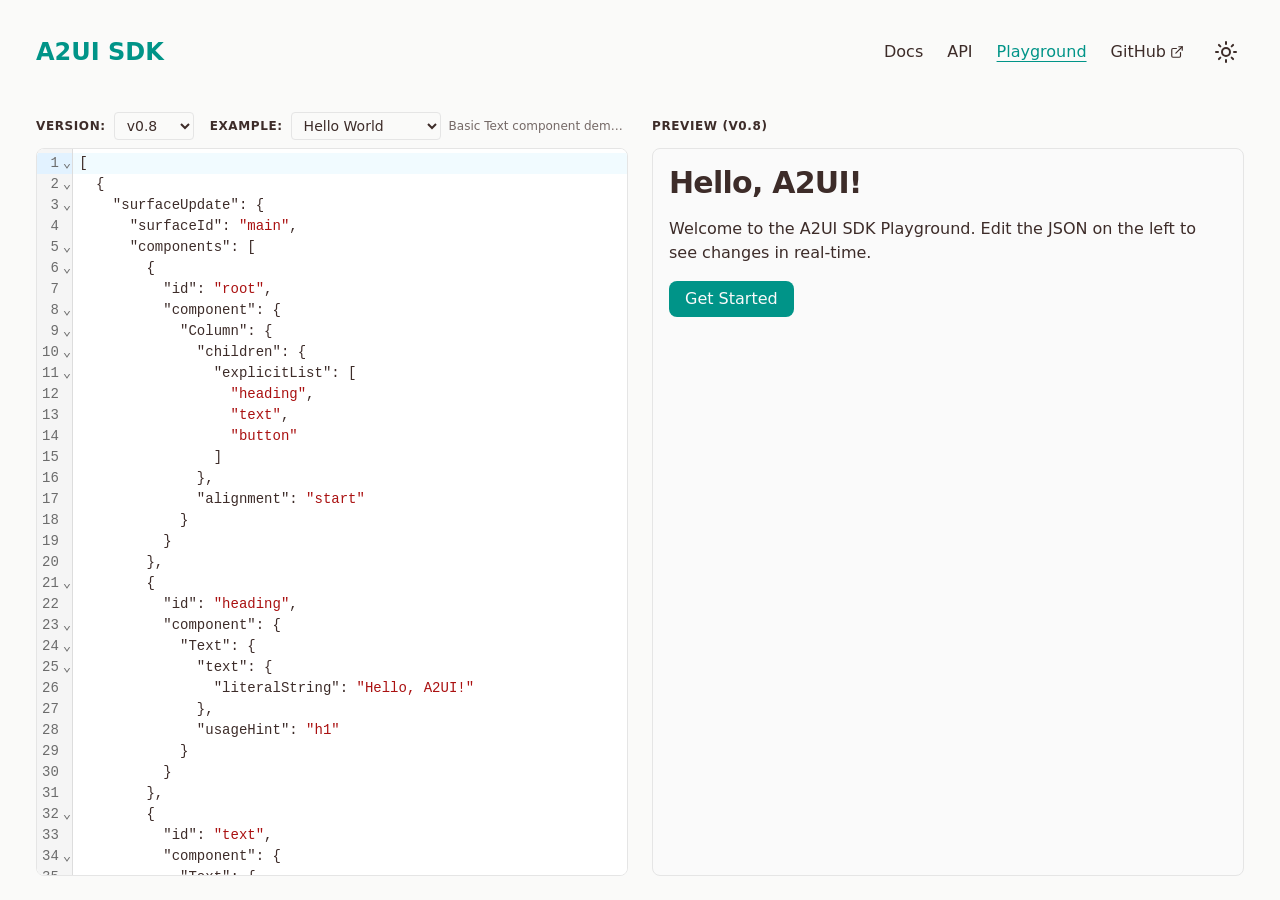
<file: playground/index.html>
<!doctype html>
<html lang="en">
  <head>
    <meta charset="UTF-8" />
    <link rel="icon" type="image/svg+xml" href="/playground/favicon.svg" />
    <meta name="viewport" content="width=device-width, initial-scale=1.0" />
    <title>A2UI SDK Playground</title>
    <script>
      // Initialize theme before page renders to prevent flash
      (function() {
        const stored = localStorage.getItem('theme');
        if (stored === 'dark' || stored === 'light') {
          document.documentElement.dataset.theme = stored;
        }
      })();
    </script>
    <script type="module" crossorigin src="/playground/assets/index-FRqxgniG.js"></script>
    <link rel="stylesheet" crossorigin href="/playground/assets/index-DmpqoD2W.css">
  </head>
  <body>
    <div id="root"></div>
  </body>
</html>
</file>
<file: assets/main.2be5956e.css>
html{--primary-color:#009488;--text-color:hsl(10,20%,20%);--muted-color:hsl(10,20%,94%);--background-color:hsl(10,10%,98%);--csstools-color-scheme--light:initial;color-scheme:light;background-color:hsl(10,10%,98%);background-color:var(--background-color);color:hsl(10,20%,20%);color:var(--text-color)}@media (prefers-color-scheme: dark){html:not([data-theme='light']){--primary-color:#80cbc4;--text-color:hsl(210,50%,96%);--muted-color:rgb(64,71,86);--background-color:hsl(230,25%,18%);--csstools-color-scheme--light: ;color-scheme:dark;-webkit-font-smoothing:antialiased;-moz-osx-font-smoothing:grayscale}}html[data-theme='dark']{--primary-color:#80cbc4;--text-color:hsl(210,50%,96%);--muted-color:rgb(64,71,86);--background-color:hsl(230,25%,18%);--csstools-color-scheme--light: ;color-scheme:dark;-webkit-font-smoothing:antialiased;-moz-osx-font-smoothing:grayscale}*{box-sizing:border-box}body{font-family:system-ui,-apple-system,Segoe UI,Roboto,Ubuntu,Cantarell,Noto Sans,sans-serif,'Segoe UI','Roboto','Ubuntu','Cantarell','Noto Sans',sans-serif,'Apple Color Emoji','Segoe UI Emoji','Segoe UI Symbol','Noto Color Emoji';line-height:1.75;font-weight:400;font-size:16px;margin:0}h1{font-size:32px;font-weight:700;line-height:1.25}h2{font-size:24px}h3{font-size:20px}a{color:#009488;color:var(--primary-color);-webkit-text-decoration:underline;text-decoration:underline;text-underline-offset:0.25em}h1 > a,
h2 > a,
h3 > a,
h4 > a,
h5 > a,
h6 > a{color:inherit}h1 > a:not(:hover),h2 > a:not(:hover),h3 > a:not(:hover),h4 > a:not(:hover),h5 > a:not(:hover),h6 > a:not(:hover){-webkit-text-decoration:none;text-decoration:none}body > header,
body > footer,
body > main{width:100%;max-width:1240px;margin-left:auto;margin-right:auto}body > header,
body > footer,
body > main > section,
body > main > article,
body > main > nav{padding:16px}body > header{display:flex;flex-wrap:wrap;align-items:center;justify-content:space-between;gap:8px;padding-top:24px}.header-right{display:flex;align-items:center;justify-content:space-between;gap:16px}.header-nav{display:flex;align-items:center;gap:8px}.header-nav a{color:hsl(10,20%,20%);color:var(--text-color);font-size:16px;font-weight:500;-webkit-text-decoration:none;text-decoration:none;padding:6px 8px;transition:color 0.2s ease}.header-nav a:hover,
.header-nav a.active{color:#009488;color:var(--primary-color);-webkit-text-decoration:underline;text-decoration:underline}.header-nav a[target='_blank']{display:inline-flex;align-items:center;gap:0.25em}body > header > a{-webkit-text-decoration:none;text-decoration:none;color:#009488;color:var(--primary-color);font-size:24px;font-weight:700}body > header{padding-top:32px}body > header h1{margin:0;font-size:20px;color:#009488;color:var(--primary-color)}body > header h1 > a{box-shadow:none;-webkit-text-decoration:none;text-decoration:none}body > header h1 > a:not(:hover){color:inherit}body > footer{padding-bottom:32px}body > footer > hr{border-width:0 0 1px;border-style:solid;border-color:hsl(10,20%,94%);border-color:var(--muted-color)}body > main:has(> article){display:flex}body > main > article{max-width:80%;min-width:0;flex:1 0}body > main > nav{max-width:20%;min-width:0;flex:0 0 20%;font-size:13px;position:sticky;top:0;max-height:calc(100vh - 100px);overflow-y:auto}body > main > nav ul{list-style:none;margin:0;padding-left:8px}body > main > nav li{margin:8px}body > main > nav > ul{border-left:1px solid hsl(10,20%,94%);border-left:1px solid var(--muted-color)}article > p,
article > blockquote > p{margin-top:16px;margin-bottom:16px}article > p > a > img,
article > p > img{display:block;max-width:100%;margin-left:auto;margin-right:auto}:not(pre) > code{font-family:Menlo,Monaco,Consolas,'Andale Mono','Ubuntu Mono','Courier New',monospace;background-color:hsl(10,20%,94%);background-color:var(--muted-color);padding:0.125em 0.25em 0.125em;border-radius:0.25em}a > code{padding-bottom:0.05em}article blockquote{padding-left:32px;padding-right:32px;margin-left:0px;margin-right:0px;border-left:5px solid rgb(204,204,204);opacity:0.8}article table{width:calc(100% + 32px);margin:16px -16px;border-collapse:separate;border-spacing:0px;border:1px solid hsl(10,20%,94%);border:1px solid var(--muted-color);border-radius:10px;overflow:hidden;line-height:1.5}article th,
article td{text-align:left;padding:7px 15px;border-color:hsl(10,20%,94%);border-color:var(--muted-color);border-bottom-style:solid;border-bottom-width:1px}article th{background-color:hsl(10,20%,94%);background-color:var(--muted-color)}article tr:last-child td{border-bottom:none}article p.post-date{font-size:14px;margin-top:-16px;margin-bottom:16px}.shiki{margin-left:-16px;margin-right:-16px;padding:16px;font-size:14px;line-height:1.75;overflow-x:auto;outline:1px solid hsl(10,20%,94%);outline:1px solid var(--muted-color)}p.figure-caption{text-align:center;opacity:0.6;font-size:87.5%;margin-top:-14px;font-style:italic;width:-moz-fit-content;width:fit-content;max-width:90%;margin-left:auto;margin-right:auto;border-bottom:1px solid #ccc;padding-left:28px;padding-right:28px;padding-bottom:7px}hr.divider{border:none;font-size:150%;letter-spacing:0.6em;margin-bottom:42px;text-align:center}hr.divider::before{content:'...'}footer > hr{margin-bottom:16px}a[role='button']{cursor:pointer}@media screen and (max-width: 996px){body > main > nav{display:none}body > main > article{max-width:992px}}@media screen and (max-width: 703px){body > header h1{flex:0 0 100%}.header-right{flex:0 0 calc(100% + 6px);margin-left:-6px}}@media screen and (max-width: 1271px) and (min-width: 704px){article table{width:100%}article table,
  .shiki{margin-left:0;margin-right:0}}@media screen and (min-width: 704px){h1{font-size:40px}h2{font-size:32px}h3{font-size:24px}h4{font-size:20px}body > header h1{font-size:24px;line-height:36px}.shiki{border-radius:10px}}@media (prefers-color-scheme: dark){html:not([data-theme='light']) .shiki,html:not([data-theme='light']) .shiki span{color:var(--shiki-dark)!important;background-color:var(--shiki-dark-bg)!important;font-style:var(--shiki-dark-font-style)!important;font-weight:var(--shiki-dark-font-weight)!important;-webkit-text-decoration:var(--shiki-dark-text-decoration)!important;text-decoration:var(--shiki-dark-text-decoration)!important}}html[data-theme='dark'] .shiki,html[data-theme='dark'] .shiki span{color:var(--shiki-dark)!important;background-color:var(--shiki-dark-bg)!important;font-style:var(--shiki-dark-font-style)!important;font-weight:var(--shiki-dark-font-weight)!important;-webkit-text-decoration:var(--shiki-dark-text-decoration)!important;text-decoration:var(--shiki-dark-text-decoration)!important}
</file>
<file: playground/assets/index-DmpqoD2W.css>
@layer properties{@supports (((-webkit-hyphens:none)) and (not (margin-trim:inline))) or ((-moz-orient:inline) and (not (color:rgb(from red r g b)))){*,:before,:after,::backdrop{--tw-translate-x:0;--tw-translate-y:0;--tw-translate-z:0;--tw-rotate-x:initial;--tw-rotate-y:initial;--tw-rotate-z:initial;--tw-skew-x:initial;--tw-skew-y:initial;--tw-border-style:solid;--tw-leading:initial;--tw-font-weight:initial;--tw-tracking:initial;--tw-shadow:0 0 #0000;--tw-shadow-color:initial;--tw-shadow-alpha:100%;--tw-inset-shadow:0 0 #0000;--tw-inset-shadow-color:initial;--tw-inset-shadow-alpha:100%;--tw-ring-color:initial;--tw-ring-shadow:0 0 #0000;--tw-inset-ring-color:initial;--tw-inset-ring-shadow:0 0 #0000;--tw-ring-inset:initial;--tw-ring-offset-width:0px;--tw-ring-offset-color:#fff;--tw-ring-offset-shadow:0 0 #0000;--tw-outline-style:solid;--tw-duration:initial;--tw-animation-delay:0s;--tw-animation-direction:normal;--tw-animation-duration:initial;--tw-animation-fill-mode:none;--tw-animation-iteration-count:1;--tw-enter-blur:0;--tw-enter-opacity:1;--tw-enter-rotate:0;--tw-enter-scale:1;--tw-enter-translate-x:0;--tw-enter-translate-y:0;--tw-exit-blur:0;--tw-exit-opacity:1;--tw-exit-rotate:0;--tw-exit-scale:1;--tw-exit-translate-x:0;--tw-exit-translate-y:0}}}@layer theme{:root,:host{--font-sans:ui-sans-serif,system-ui,sans-serif,"Apple Color Emoji","Segoe UI Emoji","Segoe UI Symbol","Noto Color Emoji";--font-mono:ui-monospace,SFMono-Regular,Menlo,Monaco,Consolas,"Liberation Mono","Courier New",monospace;--color-black:#000;--color-white:#fff;--spacing:.25rem;--container-lg:32rem;--text-xs:.75rem;--text-xs--line-height:calc(1/.75);--text-sm:.875rem;--text-sm--line-height:calc(1.25/.875);--text-base:1rem;--text-base--line-height: 1.5 ;--text-lg:1.125rem;--text-lg--line-height:calc(1.75/1.125);--text-xl:1.25rem;--text-xl--line-height:calc(1.75/1.25);--text-2xl:1.5rem;--text-2xl--line-height:calc(2/1.5);--text-3xl:1.875rem;--text-3xl--line-height: 1.2 ;--font-weight-medium:500;--font-weight-semibold:600;--font-weight-bold:700;--tracking-tight:-.025em;--radius-xs:.125rem;--default-transition-duration:.15s;--default-transition-timing-function:cubic-bezier(.4,0,.2,1);--default-font-family:var(--font-sans);--default-mono-font-family:var(--font-mono)}}@layer base{*,:after,:before,::backdrop{box-sizing:border-box;border:0 solid;margin:0;padding:0}::file-selector-button{box-sizing:border-box;border:0 solid;margin:0;padding:0}html,:host{-webkit-text-size-adjust:100%;tab-size:4;line-height:1.5;font-family:var(--default-font-family,ui-sans-serif,system-ui,sans-serif,"Apple Color Emoji","Segoe UI Emoji","Segoe UI Symbol","Noto Color Emoji");font-feature-settings:var(--default-font-feature-settings,normal);font-variation-settings:var(--default-font-variation-settings,normal);-webkit-tap-highlight-color:transparent}hr{height:0;color:inherit;border-top-width:1px}abbr:where([title]){-webkit-text-decoration:underline dotted;text-decoration:underline dotted}h1,h2,h3,h4,h5,h6{font-size:inherit;font-weight:inherit}a{color:inherit;-webkit-text-decoration:inherit;text-decoration:inherit}b,strong{font-weight:bolder}code,kbd,samp,pre{font-family:var(--default-mono-font-family,ui-monospace,SFMono-Regular,Menlo,Monaco,Consolas,"Liberation Mono","Courier New",monospace);font-feature-settings:var(--default-mono-font-feature-settings,normal);font-variation-settings:var(--default-mono-font-variation-settings,normal);font-size:1em}small{font-size:80%}sub,sup{vertical-align:baseline;font-size:75%;line-height:0;position:relative}sub{bottom:-.25em}sup{top:-.5em}table{text-indent:0;border-color:inherit;border-collapse:collapse}:-moz-focusring{outline:auto}progress{vertical-align:baseline}summary{display:list-item}ol,ul,menu{list-style:none}img,svg,video,canvas,audio,iframe,embed,object{vertical-align:middle;display:block}img,video{max-width:100%;height:auto}button,input,select,optgroup,textarea{font:inherit;font-feature-settings:inherit;font-variation-settings:inherit;letter-spacing:inherit;color:inherit;opacity:1;background-color:#0000;border-radius:0}::file-selector-button{font:inherit;font-feature-settings:inherit;font-variation-settings:inherit;letter-spacing:inherit;color:inherit;opacity:1;background-color:#0000;border-radius:0}:where(select:is([multiple],[size])) optgroup{font-weight:bolder}:where(select:is([multiple],[size])) optgroup option{padding-inline-start:20px}::file-selector-button{margin-inline-end:4px}::placeholder{opacity:1}@supports (not ((-webkit-appearance:-apple-pay-button))) or (contain-intrinsic-size:1px){::placeholder{color:currentColor}@supports (color:color-mix(in lab,red,red)){::placeholder{color:color-mix(in oklab,currentcolor 50%,transparent)}}}textarea{resize:vertical}::-webkit-search-decoration{-webkit-appearance:none}::-webkit-date-and-time-value{min-height:1lh;text-align:inherit}::-webkit-datetime-edit{display:inline-flex}::-webkit-datetime-edit-fields-wrapper{padding:0}::-webkit-datetime-edit{padding-block:0}::-webkit-datetime-edit-year-field{padding-block:0}::-webkit-datetime-edit-month-field{padding-block:0}::-webkit-datetime-edit-day-field{padding-block:0}::-webkit-datetime-edit-hour-field{padding-block:0}::-webkit-datetime-edit-minute-field{padding-block:0}::-webkit-datetime-edit-second-field{padding-block:0}::-webkit-datetime-edit-millisecond-field{padding-block:0}::-webkit-datetime-edit-meridiem-field{padding-block:0}::-webkit-calendar-picker-indicator{line-height:1}:-moz-ui-invalid{box-shadow:none}button,input:where([type=button],[type=reset],[type=submit]){appearance:button}::file-selector-button{appearance:button}::-webkit-inner-spin-button{height:auto}::-webkit-outer-spin-button{height:auto}[hidden]:where(:not([hidden=until-found])){display:none!important}*{border-color:var(--border);outline-color:var(--ring)}@supports (color:color-mix(in lab,red,red)){*{outline-color:color-mix(in oklab,var(--ring)50%,transparent)}}body{background-color:var(--background);color:var(--foreground)}}@layer components;@layer utilities{.\@container\/card-header{container:card-header/inline-size}.pointer-events-none{pointer-events:none}.visible{visibility:visible}.sr-only{clip-path:inset(50%);white-space:nowrap;border-width:0;width:1px;height:1px;margin:-1px;padding:0;position:absolute;overflow:hidden}.absolute{position:absolute}.fixed{position:fixed}.relative{position:relative}.static{position:static}.inset-0{inset:calc(var(--spacing)*0)}.top-1\/2{top:50%}.top-4{top:calc(var(--spacing)*4)}.top-\[50\%\]{top:50%}.right-2{right:calc(var(--spacing)*2)}.right-3{right:calc(var(--spacing)*3)}.right-3\.5{right:calc(var(--spacing)*3.5)}.right-4{right:calc(var(--spacing)*4)}.left-\[50\%\]{left:50%}.z-50{z-index:50}.col-1{grid-column:1}.col-start-2{grid-column-start:2}.row-1{grid-row:1}.row-span-2{grid-row:span 2/span 2}.row-start-1{grid-row-start:1}.container{width:100%}@media(min-width:40rem){.container{max-width:40rem}}@media(min-width:48rem){.container{max-width:48rem}}@media(min-width:64rem){.container{max-width:64rem}}@media(min-width:80rem){.container{max-width:80rem}}@media(min-width:96rem){.container{max-width:96rem}}.-mx-1{margin-inline:calc(var(--spacing)*-1)}.my-1{margin-block:calc(var(--spacing)*1)}.ml-6{margin-left:calc(var(--spacing)*6)}.block{display:block}.contents{display:contents}.flex{display:flex}.grid{display:grid}.inline{display:inline}.inline-flex{display:inline-flex}.field-sizing-content{field-sizing:content}.size-3\.5{width:calc(var(--spacing)*3.5);height:calc(var(--spacing)*3.5)}.size-4{width:calc(var(--spacing)*4);height:calc(var(--spacing)*4)}.size-8{width:calc(var(--spacing)*8);height:calc(var(--spacing)*8)}.size-9{width:calc(var(--spacing)*9);height:calc(var(--spacing)*9)}.size-10{width:calc(var(--spacing)*10);height:calc(var(--spacing)*10)}.h-4{height:calc(var(--spacing)*4)}.h-5{height:calc(var(--spacing)*5)}.h-6{height:calc(var(--spacing)*6)}.h-8{height:calc(var(--spacing)*8)}.h-9{height:calc(var(--spacing)*9)}.h-10{height:calc(var(--spacing)*10)}.h-16{height:calc(var(--spacing)*16)}.h-32{height:calc(var(--spacing)*32)}.h-48{height:calc(var(--spacing)*48)}.h-\[calc\(100\%-1px\)\]{height:calc(100% - 1px)}.h-\[var\(--radix-select-trigger-height\)\]{height:var(--radix-select-trigger-height)}.h-auto\!{height:auto!important}.h-px{height:1px}.max-h-\(--radix-select-content-available-height\){max-height:var(--radix-select-content-available-height)}.min-h-16{min-height:calc(var(--spacing)*16)}.min-h-\[100px\]{min-height:100px}.w-4{width:calc(var(--spacing)*4)}.w-5{width:calc(var(--spacing)*5)}.w-6{width:calc(var(--spacing)*6)}.w-10{width:calc(var(--spacing)*10)}.w-16{width:calc(var(--spacing)*16)}.w-32{width:calc(var(--spacing)*32)}.w-48{width:calc(var(--spacing)*48)}.w-fit{width:fit-content}.w-full{width:100%}.max-w-\[calc\(100\%-2rem\)\]{max-width:calc(100% - 2rem)}.min-w-0{min-width:calc(var(--spacing)*0)}.min-w-\[8rem\]{min-width:8rem}.min-w-\[var\(--radix-select-trigger-width\)\]{min-width:var(--radix-select-trigger-width)}.flex-1{flex:1}.shrink-0{flex-shrink:0}.flex-grow,.grow{flex-grow:1}.origin-\(--radix-select-content-transform-origin\){transform-origin:var(--radix-select-content-transform-origin)}.translate-x-\[-50\%\]{--tw-translate-x:-50%;translate:var(--tw-translate-x)var(--tw-translate-y)}.-translate-y-1\/2{--tw-translate-y: -50% ;translate:var(--tw-translate-x)var(--tw-translate-y)}.translate-y-\[-50\%\]{--tw-translate-y:-50%;translate:var(--tw-translate-x)var(--tw-translate-y)}.transform{transform:var(--tw-rotate-x,)var(--tw-rotate-y,)var(--tw-rotate-z,)var(--tw-skew-x,)var(--tw-skew-y,)}.cursor-default{cursor:default}.cursor-not-allowed{cursor:not-allowed}.cursor-pointer{cursor:pointer}.touch-none{touch-action:none}.scroll-my-1{scroll-margin-block:calc(var(--spacing)*1)}.appearance-none{appearance:none}.auto-rows-min{grid-auto-rows:min-content}.grid-rows-\[auto_auto\]{grid-template-rows:auto auto}.flex-col{flex-direction:column}.flex-col-reverse{flex-direction:column-reverse}.flex-row{flex-direction:row}.flex-wrap{flex-wrap:wrap}.place-content-center{place-content:center}.items-center{align-items:center}.items-end{align-items:flex-end}.items-start{align-items:flex-start}.items-stretch{align-items:stretch}.justify-around{justify-content:space-around}.justify-between{justify-content:space-between}.justify-center{justify-content:center}.justify-end{justify-content:flex-end}.justify-evenly{justify-content:space-evenly}.justify-start{justify-content:flex-start}.justify-stretch{justify-content:stretch}.gap-1{gap:calc(var(--spacing)*1)}.gap-1\.5{gap:calc(var(--spacing)*1.5)}.gap-2{gap:calc(var(--spacing)*2)}.gap-3{gap:calc(var(--spacing)*3)}.gap-4{gap:calc(var(--spacing)*4)}.gap-6{gap:calc(var(--spacing)*6)}.self-start{align-self:flex-start}.self-stretch{align-self:stretch}.justify-self-end{justify-self:flex-end}.overflow-hidden{overflow:hidden}.overflow-x-hidden{overflow-x:hidden}.overflow-y-auto{overflow-y:auto}.rounded-\[4px\]{border-radius:4px}.rounded-full{border-radius:3.40282e38px}.rounded-lg{border-radius:var(--radius)}.rounded-md{border-radius:calc(var(--radius) - 2px)}.rounded-sm{border-radius:calc(var(--radius) - 4px)}.rounded-xl{border-radius:calc(var(--radius) + 4px)}.rounded-xs{border-radius:var(--radius-xs)}.border{border-style:var(--tw-border-style);border-width:1px}.border-destructive{border-color:var(--destructive)}.border-input{border-color:var(--input)}.border-primary{border-color:var(--primary)}.border-transparent{border-color:#0000}.bg-background{background-color:var(--background)}.bg-black\/50{background-color:#00000080}@supports (color:color-mix(in lab,red,red)){.bg-black\/50{background-color:color-mix(in oklab,var(--color-black)50%,transparent)}}.bg-border{background-color:var(--border)}.bg-card{background-color:var(--card)}.bg-destructive{background-color:var(--destructive)}.bg-muted{background-color:var(--muted)}.bg-popover{background-color:var(--popover)}.bg-primary{background-color:var(--primary)}.bg-secondary{background-color:var(--secondary)}.bg-transparent{background-color:#0000}.bg-white{background-color:var(--color-white)}.object-contain{object-fit:contain}.object-cover{object-fit:cover}.object-fill{object-fit:fill}.object-none{object-fit:none}.object-scale-down{object-fit:scale-down}.p-1{padding:calc(var(--spacing)*1)}.p-4{padding:calc(var(--spacing)*4)}.p-6{padding:calc(var(--spacing)*6)}.p-\[3px\]{padding:3px}.px-2{padding-inline:calc(var(--spacing)*2)}.px-3{padding-inline:calc(var(--spacing)*3)}.px-4{padding-inline:calc(var(--spacing)*4)}.px-6{padding-inline:calc(var(--spacing)*6)}.py-1{padding-block:calc(var(--spacing)*1)}.py-1\.5{padding-block:calc(var(--spacing)*1.5)}.py-2{padding-block:calc(var(--spacing)*2)}.py-6{padding-block:calc(var(--spacing)*6)}.pr-8{padding-right:calc(var(--spacing)*8)}.pr-9{padding-right:calc(var(--spacing)*9)}.pl-2{padding-left:calc(var(--spacing)*2)}.text-center{text-align:center}.text-2xl{font-size:var(--text-2xl);line-height:var(--tw-leading,var(--text-2xl--line-height))}.text-3xl{font-size:var(--text-3xl);line-height:var(--tw-leading,var(--text-3xl--line-height))}.text-base{font-size:var(--text-base);line-height:var(--tw-leading,var(--text-base--line-height))}.text-lg{font-size:var(--text-lg);line-height:var(--tw-leading,var(--text-lg--line-height))}.text-sm{font-size:var(--text-sm);line-height:var(--tw-leading,var(--text-sm--line-height))}.text-xl{font-size:var(--text-xl);line-height:var(--tw-leading,var(--text-xl--line-height))}.text-xs{font-size:var(--text-xs);line-height:var(--tw-leading,var(--text-xs--line-height))}.leading-none{--tw-leading:1;line-height:1}.font-bold{--tw-font-weight:var(--font-weight-bold);font-weight:var(--font-weight-bold)}.font-medium{--tw-font-weight:var(--font-weight-medium);font-weight:var(--font-weight-medium)}.font-semibold{--tw-font-weight:var(--font-weight-semibold);font-weight:var(--font-weight-semibold)}.tracking-tight{--tw-tracking:var(--tracking-tight);letter-spacing:var(--tracking-tight)}.whitespace-nowrap{white-space:nowrap}.text-card-foreground{color:var(--card-foreground)}.text-current{color:currentColor}.text-destructive{color:var(--destructive)}.text-foreground{color:var(--foreground)}.text-muted-foreground{color:var(--muted-foreground)}.text-popover-foreground{color:var(--popover-foreground)}.text-primary{color:var(--primary)}.text-primary-foreground{color:var(--primary-foreground)}.text-secondary-foreground{color:var(--secondary-foreground)}.text-white{color:var(--color-white)}.underline-offset-4{text-underline-offset:4px}.opacity-50{opacity:.5}.opacity-70{opacity:.7}.shadow-lg{--tw-shadow:0 10px 15px -3px var(--tw-shadow-color,#0000001a),0 4px 6px -4px var(--tw-shadow-color,#0000001a);box-shadow:var(--tw-inset-shadow),var(--tw-inset-ring-shadow),var(--tw-ring-offset-shadow),var(--tw-ring-shadow),var(--tw-shadow)}.shadow-md{--tw-shadow:0 4px 6px -1px var(--tw-shadow-color,#0000001a),0 2px 4px -2px var(--tw-shadow-color,#0000001a);box-shadow:var(--tw-inset-shadow),var(--tw-inset-ring-shadow),var(--tw-ring-offset-shadow),var(--tw-ring-shadow),var(--tw-shadow)}.shadow-sm{--tw-shadow:0 1px 3px 0 var(--tw-shadow-color,#0000001a),0 1px 2px -1px var(--tw-shadow-color,#0000001a);box-shadow:var(--tw-inset-shadow),var(--tw-inset-ring-shadow),var(--tw-ring-offset-shadow),var(--tw-ring-shadow),var(--tw-shadow)}.shadow-xs{--tw-shadow:0 1px 2px 0 var(--tw-shadow-color,#0000000d);box-shadow:var(--tw-inset-shadow),var(--tw-inset-ring-shadow),var(--tw-ring-offset-shadow),var(--tw-ring-shadow),var(--tw-shadow)}.ring-ring\/50{--tw-ring-color:var(--ring)}@supports (color:color-mix(in lab,red,red)){.ring-ring\/50{--tw-ring-color:color-mix(in oklab,var(--ring)50%,transparent)}}.ring-offset-background{--tw-ring-offset-color:var(--background)}.outline-hidden{--tw-outline-style:none;outline-style:none}@media(forced-colors:active){.outline-hidden{outline-offset:2px;outline:2px solid #0000}}.outline{outline-style:var(--tw-outline-style);outline-width:1px}.transition-\[color\,box-shadow\]{transition-property:color,box-shadow;transition-timing-function:var(--tw-ease,var(--default-transition-timing-function));transition-duration:var(--tw-duration,var(--default-transition-duration))}.transition-all{transition-property:all;transition-timing-function:var(--tw-ease,var(--default-transition-timing-function));transition-duration:var(--tw-duration,var(--default-transition-duration))}.transition-opacity{transition-property:opacity;transition-timing-function:var(--tw-ease,var(--default-transition-timing-function));transition-duration:var(--tw-duration,var(--default-transition-duration))}.transition-shadow{transition-property:box-shadow;transition-timing-function:var(--tw-ease,var(--default-transition-timing-function));transition-duration:var(--tw-duration,var(--default-transition-duration))}.transition-none{transition-property:none}.duration-200{--tw-duration:.2s;transition-duration:.2s}.outline-none{--tw-outline-style:none;outline-style:none}.select-none{-webkit-user-select:none;user-select:none}.group-data-\[disabled\=true\]\:pointer-events-none:is(:where(.group)[data-disabled=true] *){pointer-events:none}.group-data-\[disabled\=true\]\:opacity-50:is(:where(.group)[data-disabled=true] *){opacity:.5}.peer-disabled\:cursor-not-allowed:is(:where(.peer):disabled~*){cursor:not-allowed}.peer-disabled\:opacity-50:is(:where(.peer):disabled~*){opacity:.5}.selection\:bg-primary ::selection{background-color:var(--primary)}.selection\:bg-primary::selection{background-color:var(--primary)}.selection\:text-primary-foreground ::selection{color:var(--primary-foreground)}.selection\:text-primary-foreground::selection{color:var(--primary-foreground)}.file\:inline-flex::file-selector-button{display:inline-flex}.file\:h-7::file-selector-button{height:calc(var(--spacing)*7)}.file\:border-0::file-selector-button{border-style:var(--tw-border-style);border-width:0}.file\:bg-transparent::file-selector-button{background-color:#0000}.file\:text-sm::file-selector-button{font-size:var(--text-sm);line-height:var(--tw-leading,var(--text-sm--line-height))}.file\:font-medium::file-selector-button{--tw-font-weight:var(--font-weight-medium);font-weight:var(--font-weight-medium)}.file\:text-foreground::file-selector-button{color:var(--foreground)}.placeholder\:text-muted-foreground::placeholder{color:var(--muted-foreground)}@media(hover:hover){.hover\:bg-accent:hover{background-color:var(--accent)}.hover\:bg-destructive\/90:hover{background-color:var(--destructive)}@supports (color:color-mix(in lab,red,red)){.hover\:bg-destructive\/90:hover{background-color:color-mix(in oklab,var(--destructive)90%,transparent)}}.hover\:bg-primary\/90:hover{background-color:var(--primary)}@supports (color:color-mix(in lab,red,red)){.hover\:bg-primary\/90:hover{background-color:color-mix(in oklab,var(--primary)90%,transparent)}}.hover\:bg-secondary\/80:hover{background-color:var(--secondary)}@supports (color:color-mix(in lab,red,red)){.hover\:bg-secondary\/80:hover{background-color:color-mix(in oklab,var(--secondary)80%,transparent)}}.hover\:text-accent-foreground:hover{color:var(--accent-foreground)}.hover\:underline:hover{text-decoration-line:underline}.hover\:opacity-100:hover{opacity:1}.hover\:ring-4:hover{--tw-ring-shadow:var(--tw-ring-inset,)0 0 0 calc(4px + var(--tw-ring-offset-width))var(--tw-ring-color,currentcolor);box-shadow:var(--tw-inset-shadow),var(--tw-inset-ring-shadow),var(--tw-ring-offset-shadow),var(--tw-ring-shadow),var(--tw-shadow)}}.focus\:bg-accent:focus{background-color:var(--accent)}.focus\:text-accent-foreground:focus{color:var(--accent-foreground)}.focus\:ring-2:focus{--tw-ring-shadow:var(--tw-ring-inset,)0 0 0 calc(2px + var(--tw-ring-offset-width))var(--tw-ring-color,currentcolor);box-shadow:var(--tw-inset-shadow),var(--tw-inset-ring-shadow),var(--tw-ring-offset-shadow),var(--tw-ring-shadow),var(--tw-shadow)}.focus\:ring-ring:focus{--tw-ring-color:var(--ring)}.focus\:ring-offset-2:focus{--tw-ring-offset-width:2px;--tw-ring-offset-shadow:var(--tw-ring-inset,)0 0 0 var(--tw-ring-offset-width)var(--tw-ring-offset-color)}.focus\:outline-hidden:focus{--tw-outline-style:none;outline-style:none}@media(forced-colors:active){.focus\:outline-hidden:focus{outline-offset:2px;outline:2px solid #0000}}.focus-visible\:border-ring:focus-visible{border-color:var(--ring)}.focus-visible\:ring-4:focus-visible{--tw-ring-shadow:var(--tw-ring-inset,)0 0 0 calc(4px + var(--tw-ring-offset-width))var(--tw-ring-color,currentcolor);box-shadow:var(--tw-inset-shadow),var(--tw-inset-ring-shadow),var(--tw-ring-offset-shadow),var(--tw-ring-shadow),var(--tw-shadow)}.focus-visible\:ring-\[3px\]:focus-visible{--tw-ring-shadow:var(--tw-ring-inset,)0 0 0 calc(3px + var(--tw-ring-offset-width))var(--tw-ring-color,currentcolor);box-shadow:var(--tw-inset-shadow),var(--tw-inset-ring-shadow),var(--tw-ring-offset-shadow),var(--tw-ring-shadow),var(--tw-shadow)}.focus-visible\:ring-destructive\/20:focus-visible{--tw-ring-color:var(--destructive)}@supports (color:color-mix(in lab,red,red)){.focus-visible\:ring-destructive\/20:focus-visible{--tw-ring-color:color-mix(in oklab,var(--destructive)20%,transparent)}}.focus-visible\:ring-ring\/50:focus-visible{--tw-ring-color:var(--ring)}@supports (color:color-mix(in lab,red,red)){.focus-visible\:ring-ring\/50:focus-visible{--tw-ring-color:color-mix(in oklab,var(--ring)50%,transparent)}}.focus-visible\:outline-hidden:focus-visible{--tw-outline-style:none;outline-style:none}@media(forced-colors:active){.focus-visible\:outline-hidden:focus-visible{outline-offset:2px;outline:2px solid #0000}}.focus-visible\:outline-1:focus-visible{outline-style:var(--tw-outline-style);outline-width:1px}.focus-visible\:outline-ring:focus-visible{outline-color:var(--ring)}.disabled\:pointer-events-none:disabled{pointer-events:none}.disabled\:cursor-not-allowed:disabled{cursor:not-allowed}.disabled\:opacity-50:disabled{opacity:.5}.has-data-\[slot\=card-action\]\:grid-cols-\[1fr_auto\]:has([data-slot=card-action]){grid-template-columns:1fr auto}.has-\[select\:disabled\]\:opacity-50:has(:is(select:disabled)){opacity:.5}.has-\[\>svg\]\:px-2\.5:has(>svg){padding-inline:calc(var(--spacing)*2.5)}.has-\[\>svg\]\:px-3:has(>svg){padding-inline:calc(var(--spacing)*3)}.has-\[\>svg\]\:px-4:has(>svg){padding-inline:calc(var(--spacing)*4)}.aria-invalid\:border-destructive[aria-invalid=true]{border-color:var(--destructive)}.aria-invalid\:ring-destructive\/20[aria-invalid=true]{--tw-ring-color:var(--destructive)}@supports (color:color-mix(in lab,red,red)){.aria-invalid\:ring-destructive\/20[aria-invalid=true]{--tw-ring-color:color-mix(in oklab,var(--destructive)20%,transparent)}}.data-\[disabled\]\:pointer-events-none[data-disabled]{pointer-events:none}.data-\[disabled\]\:opacity-50[data-disabled]{opacity:.5}.data-\[orientation\=horizontal\]\:h-1\.5[data-orientation=horizontal]{height:calc(var(--spacing)*1.5)}.data-\[orientation\=horizontal\]\:h-full[data-orientation=horizontal]{height:100%}.data-\[orientation\=horizontal\]\:h-px[data-orientation=horizontal]{height:1px}.data-\[orientation\=horizontal\]\:w-full[data-orientation=horizontal]{width:100%}.data-\[orientation\=vertical\]\:h-full[data-orientation=vertical]{height:100%}.data-\[orientation\=vertical\]\:min-h-44[data-orientation=vertical]{min-height:calc(var(--spacing)*44)}.data-\[orientation\=vertical\]\:w-1\.5[data-orientation=vertical]{width:calc(var(--spacing)*1.5)}.data-\[orientation\=vertical\]\:w-auto[data-orientation=vertical]{width:auto}.data-\[orientation\=vertical\]\:w-full[data-orientation=vertical]{width:100%}.data-\[orientation\=vertical\]\:w-px[data-orientation=vertical]{width:1px}.data-\[orientation\=vertical\]\:flex-col[data-orientation=vertical]{flex-direction:column}.data-\[placeholder\]\:text-muted-foreground[data-placeholder]{color:var(--muted-foreground)}.data-\[side\=bottom\]\:translate-y-1[data-side=bottom]{--tw-translate-y:calc(var(--spacing)*1);translate:var(--tw-translate-x)var(--tw-translate-y)}.data-\[side\=bottom\]\:slide-in-from-top-2[data-side=bottom]{--tw-enter-translate-y:calc(2*var(--spacing)*-1)}.data-\[side\=left\]\:-translate-x-1[data-side=left]{--tw-translate-x:calc(var(--spacing)*-1);translate:var(--tw-translate-x)var(--tw-translate-y)}.data-\[side\=left\]\:slide-in-from-right-2[data-side=left]{--tw-enter-translate-x:calc(2*var(--spacing))}.data-\[side\=right\]\:translate-x-1[data-side=right]{--tw-translate-x:calc(var(--spacing)*1);translate:var(--tw-translate-x)var(--tw-translate-y)}.data-\[side\=right\]\:slide-in-from-left-2[data-side=right]{--tw-enter-translate-x:calc(2*var(--spacing)*-1)}.data-\[side\=top\]\:-translate-y-1[data-side=top]{--tw-translate-y:calc(var(--spacing)*-1);translate:var(--tw-translate-x)var(--tw-translate-y)}.data-\[side\=top\]\:slide-in-from-bottom-2[data-side=top]{--tw-enter-translate-y:calc(2*var(--spacing))}.data-\[size\=default\]\:h-9[data-size=default]{height:calc(var(--spacing)*9)}.data-\[size\=sm\]\:h-8[data-size=sm]{height:calc(var(--spacing)*8)}.data-\[size\=sm\]\:py-1[data-size=sm]{padding-block:calc(var(--spacing)*1)}:is(.\*\:data-\[slot\=select-value\]\:line-clamp-1>*)[data-slot=select-value]{-webkit-line-clamp:1;-webkit-box-orient:vertical;display:-webkit-box;overflow:hidden}:is(.\*\:data-\[slot\=select-value\]\:flex>*)[data-slot=select-value]{display:flex}:is(.\*\:data-\[slot\=select-value\]\:items-center>*)[data-slot=select-value]{align-items:center}:is(.\*\:data-\[slot\=select-value\]\:gap-2>*)[data-slot=select-value]{gap:calc(var(--spacing)*2)}.data-\[state\=active\]\:bg-background[data-state=active]{background-color:var(--background)}.data-\[state\=active\]\:shadow-sm[data-state=active]{--tw-shadow:0 1px 3px 0 var(--tw-shadow-color,#0000001a),0 1px 2px -1px var(--tw-shadow-color,#0000001a);box-shadow:var(--tw-inset-shadow),var(--tw-inset-ring-shadow),var(--tw-ring-offset-shadow),var(--tw-ring-shadow),var(--tw-shadow)}.data-\[state\=checked\]\:border-primary[data-state=checked]{border-color:var(--primary)}.data-\[state\=checked\]\:bg-primary[data-state=checked]{background-color:var(--primary)}.data-\[state\=checked\]\:text-primary-foreground[data-state=checked]{color:var(--primary-foreground)}.data-\[state\=closed\]\:animate-out[data-state=closed]{animation:exit var(--tw-animation-duration,var(--tw-duration,.15s))var(--tw-ease,ease)var(--tw-animation-delay,0s)var(--tw-animation-iteration-count,1)var(--tw-animation-direction,normal)var(--tw-animation-fill-mode,none)}.data-\[state\=closed\]\:fade-out-0[data-state=closed]{--tw-exit-opacity:0}.data-\[state\=closed\]\:zoom-out-95[data-state=closed]{--tw-exit-scale:.95}.data-\[state\=open\]\:animate-in[data-state=open]{animation:enter var(--tw-animation-duration,var(--tw-duration,.15s))var(--tw-ease,ease)var(--tw-animation-delay,0s)var(--tw-animation-iteration-count,1)var(--tw-animation-direction,normal)var(--tw-animation-fill-mode,none)}.data-\[state\=open\]\:bg-accent[data-state=open]{background-color:var(--accent)}.data-\[state\=open\]\:text-muted-foreground[data-state=open]{color:var(--muted-foreground)}.data-\[state\=open\]\:fade-in-0[data-state=open]{--tw-enter-opacity:0}.data-\[state\=open\]\:zoom-in-95[data-state=open]{--tw-enter-scale:.95}@media(min-width:40rem){.sm\:max-w-lg{max-width:var(--container-lg)}.sm\:flex-row{flex-direction:row}.sm\:justify-end{justify-content:flex-end}.sm\:text-left{text-align:left}}@media(min-width:48rem){.md\:text-sm{font-size:var(--text-sm);line-height:var(--tw-leading,var(--text-sm--line-height))}}.dark\:border-input:is(.dark *){border-color:var(--input)}.dark\:bg-destructive\/60:is(.dark *){background-color:var(--destructive)}@supports (color:color-mix(in lab,red,red)){.dark\:bg-destructive\/60:is(.dark *){background-color:color-mix(in oklab,var(--destructive)60%,transparent)}}.dark\:bg-input\/30:is(.dark *){background-color:var(--input)}@supports (color:color-mix(in lab,red,red)){.dark\:bg-input\/30:is(.dark *){background-color:color-mix(in oklab,var(--input)30%,transparent)}}.dark\:text-muted-foreground:is(.dark *){color:var(--muted-foreground)}@media(hover:hover){.dark\:hover\:bg-accent\/50:is(.dark *):hover{background-color:var(--accent)}@supports (color:color-mix(in lab,red,red)){.dark\:hover\:bg-accent\/50:is(.dark *):hover{background-color:color-mix(in oklab,var(--accent)50%,transparent)}}.dark\:hover\:bg-input\/50:is(.dark *):hover{background-color:var(--input)}@supports (color:color-mix(in lab,red,red)){.dark\:hover\:bg-input\/50:is(.dark *):hover{background-color:color-mix(in oklab,var(--input)50%,transparent)}}}.dark\:focus-visible\:ring-destructive\/40:is(.dark *):focus-visible{--tw-ring-color:var(--destructive)}@supports (color:color-mix(in lab,red,red)){.dark\:focus-visible\:ring-destructive\/40:is(.dark *):focus-visible{--tw-ring-color:color-mix(in oklab,var(--destructive)40%,transparent)}}.dark\:aria-invalid\:ring-destructive\/40:is(.dark *)[aria-invalid=true]{--tw-ring-color:var(--destructive)}@supports (color:color-mix(in lab,red,red)){.dark\:aria-invalid\:ring-destructive\/40:is(.dark *)[aria-invalid=true]{--tw-ring-color:color-mix(in oklab,var(--destructive)40%,transparent)}}.dark\:data-\[state\=active\]\:border-input:is(.dark *)[data-state=active]{border-color:var(--input)}.dark\:data-\[state\=active\]\:bg-input\/30:is(.dark *)[data-state=active]{background-color:var(--input)}@supports (color:color-mix(in lab,red,red)){.dark\:data-\[state\=active\]\:bg-input\/30:is(.dark *)[data-state=active]{background-color:color-mix(in oklab,var(--input)30%,transparent)}}.dark\:data-\[state\=active\]\:text-foreground:is(.dark *)[data-state=active]{color:var(--foreground)}.dark\:data-\[state\=checked\]\:bg-primary:is(.dark *)[data-state=checked]{background-color:var(--primary)}.\[\&_svg\]\:pointer-events-none svg{pointer-events:none}.\[\&_svg\]\:shrink-0 svg{flex-shrink:0}.\[\&_svg\:not\(\[class\*\=\'size-\'\]\)\]\:size-4 svg:not([class*=size-]){width:calc(var(--spacing)*4);height:calc(var(--spacing)*4)}.\[\&_svg\:not\(\[class\*\=\'text-\'\]\)\]\:text-muted-foreground svg:not([class*=text-]){color:var(--muted-foreground)}.\[\&\:\:-webkit-calendar-picker-indicator\]\:absolute::-webkit-calendar-picker-indicator{position:absolute}.\[\&\:\:-webkit-calendar-picker-indicator\]\:right-0::-webkit-calendar-picker-indicator{right:calc(var(--spacing)*0)}.\[\&\:\:-webkit-calendar-picker-indicator\]\:h-full::-webkit-calendar-picker-indicator{height:100%}.\[\&\:\:-webkit-calendar-picker-indicator\]\:w-9::-webkit-calendar-picker-indicator{width:calc(var(--spacing)*9)}.\[\&\:\:-webkit-calendar-picker-indicator\]\:cursor-pointer::-webkit-calendar-picker-indicator{cursor:pointer}.\[\&\:\:-webkit-calendar-picker-indicator\]\:opacity-0::-webkit-calendar-picker-indicator{opacity:0}.\[\.border-b\]\:pb-6.border-b{padding-bottom:calc(var(--spacing)*6)}.\[\.border-t\]\:pt-6.border-t{padding-top:calc(var(--spacing)*6)}:is(.\*\:\[span\]\:last\:flex>*):is(span):last-child{display:flex}:is(.\*\:\[span\]\:last\:items-center>*):is(span):last-child{align-items:center}:is(.\*\:\[span\]\:last\:gap-2>*):is(span):last-child{gap:calc(var(--spacing)*2)}}@property --tw-animation-delay{syntax:"*";inherits:false;initial-value:0s}@property --tw-animation-direction{syntax:"*";inherits:false;initial-value:normal}@property --tw-animation-duration{syntax:"*";inherits:false}@property --tw-animation-fill-mode{syntax:"*";inherits:false;initial-value:none}@property --tw-animation-iteration-count{syntax:"*";inherits:false;initial-value:1}@property --tw-enter-blur{syntax:"*";inherits:false;initial-value:0}@property --tw-enter-opacity{syntax:"*";inherits:false;initial-value:1}@property --tw-enter-rotate{syntax:"*";inherits:false;initial-value:0}@property --tw-enter-scale{syntax:"*";inherits:false;initial-value:1}@property --tw-enter-translate-x{syntax:"*";inherits:false;initial-value:0}@property --tw-enter-translate-y{syntax:"*";inherits:false;initial-value:0}@property --tw-exit-blur{syntax:"*";inherits:false;initial-value:0}@property --tw-exit-opacity{syntax:"*";inherits:false;initial-value:1}@property --tw-exit-rotate{syntax:"*";inherits:false;initial-value:0}@property --tw-exit-scale{syntax:"*";inherits:false;initial-value:1}@property --tw-exit-translate-x{syntax:"*";inherits:false;initial-value:0}@property --tw-exit-translate-y{syntax:"*";inherits:false;initial-value:0}:root{--background:#fafaf9;--foreground:#3d2c29;--card:oklch(100% 0 0);--card-foreground:oklch(14.5% 0 0);--popover:oklch(100% 0 0);--popover-foreground:oklch(14.5% 0 0);--primary:#009488;--primary-foreground:oklch(98.5% 0 0);--secondary:oklch(97% 0 0);--secondary-foreground:oklch(20.5% 0 0);--muted:oklch(97% 0 0);--muted-foreground:oklch(55.6% 0 0);--accent:oklch(97% 0 0);--accent-foreground:oklch(20.5% 0 0);--destructive:oklch(57.7% .245 27.325);--destructive-foreground:oklch(57.7% .245 27.325);--border:oklch(92.2% 0 0);--input:oklch(92.2% 0 0);--ring:oklch(70.8% 0 0);--chart-1:oklch(64.6% .222 41.116);--chart-2:oklch(60% .118 184.704);--chart-3:oklch(39.8% .07 227.392);--chart-4:oklch(82.8% .189 84.429);--chart-5:oklch(76.9% .188 70.08);--radius:.625rem;--sidebar:oklch(98.5% 0 0);--sidebar-foreground:oklch(14.5% 0 0);--sidebar-primary:oklch(20.5% 0 0);--sidebar-primary-foreground:oklch(98.5% 0 0);--sidebar-accent:oklch(97% 0 0);--sidebar-accent-foreground:oklch(20.5% 0 0);--sidebar-border:oklch(92.2% 0 0);--sidebar-ring:oklch(70.8% 0 0)}.dark{--background:#222639;--foreground:#f0f5fa;--card:oklch(14.5% 0 0);--card-foreground:oklch(98.5% 0 0);--popover:oklch(14.5% 0 0);--popover-foreground:oklch(98.5% 0 0);--primary:#80cbc4;--primary-foreground:oklch(20.5% 0 0);--secondary:oklch(26.9% 0 0);--secondary-foreground:oklch(98.5% 0 0);--muted:oklch(26.9% 0 0);--muted-foreground:oklch(70.8% 0 0);--accent:oklch(26.9% 0 0);--accent-foreground:oklch(98.5% 0 0);--destructive:oklch(39.6% .141 25.723);--destructive-foreground:oklch(63.7% .237 25.331);--border:#ffffff1a;--input:#ffffff1a;--ring:oklch(43.9% 0 0);--chart-1:oklch(48.8% .243 264.376);--chart-2:oklch(69.6% .17 162.48);--chart-3:oklch(76.9% .188 70.08);--chart-4:oklch(62.7% .265 303.9);--chart-5:oklch(64.5% .246 16.439);--sidebar:oklch(20.5% 0 0);--sidebar-foreground:oklch(98.5% 0 0);--sidebar-primary:oklch(48.8% .243 264.376);--sidebar-primary-foreground:oklch(98.5% 0 0);--sidebar-accent:oklch(26.9% 0 0);--sidebar-accent-foreground:oklch(98.5% 0 0);--sidebar-border:oklch(26.9% 0 0);--sidebar-ring:oklch(43.9% 0 0)}html{--primary-color:var(--primary);--text-color:var(--foreground);--muted-color:var(--muted);--background-color:var(--background);--border-color:var(--border);--editor-bg:#fff;--preview-bg:#fafafa;color-scheme:light}@media(prefers-color-scheme:dark){html:not([data-theme=light]){--editor-bg:oklch(14.5% 0 0);--preview-bg:oklch(14.5% 0 0);color-scheme:dark;-webkit-font-smoothing:antialiased;-moz-osx-font-smoothing:grayscale}}html[data-theme=dark]{--editor-bg:oklch(14.5% 0 0);--preview-bg:oklch(14.5% 0 0);color-scheme:dark;-webkit-font-smoothing:antialiased;-moz-osx-font-smoothing:grayscale}*{box-sizing:border-box}body{margin:0;font-family:system-ui,-apple-system,Segoe UI,Roboto,Ubuntu,Cantarell,Noto Sans,sans-serif;font-size:16px;font-weight:400;line-height:1.5}#root{flex-direction:column;min-height:100vh;display:flex}.error-display{color:#821717;background-color:#fbe9e9;border:1px solid #f0a8a8;border-radius:8px;padding:16px}html[data-theme=dark] .error-display,html:not([data-theme=light]) .error-display{color:#f0a8a8;background-color:#4d1919;border-color:#862d2d}@media(prefers-color-scheme:dark){html:not([data-theme=light]) .error-display{color:#f0a8a8;background-color:#4d1919;border-color:#862d2d}}.error-title{margin-bottom:8px;font-weight:600}.error-message{white-space:pre-wrap;word-break:break-word;margin:0;font-family:monospace;font-size:14px}@property --tw-translate-x{syntax:"*";inherits:false;initial-value:0}@property --tw-translate-y{syntax:"*";inherits:false;initial-value:0}@property --tw-translate-z{syntax:"*";inherits:false;initial-value:0}@property --tw-rotate-x{syntax:"*";inherits:false}@property --tw-rotate-y{syntax:"*";inherits:false}@property --tw-rotate-z{syntax:"*";inherits:false}@property --tw-skew-x{syntax:"*";inherits:false}@property --tw-skew-y{syntax:"*";inherits:false}@property --tw-border-style{syntax:"*";inherits:false;initial-value:solid}@property --tw-leading{syntax:"*";inherits:false}@property --tw-font-weight{syntax:"*";inherits:false}@property --tw-tracking{syntax:"*";inherits:false}@property --tw-shadow{syntax:"*";inherits:false;initial-value:0 0 #0000}@property --tw-shadow-color{syntax:"*";inherits:false}@property --tw-shadow-alpha{syntax:"<percentage>";inherits:false;initial-value:100%}@property --tw-inset-shadow{syntax:"*";inherits:false;initial-value:0 0 #0000}@property --tw-inset-shadow-color{syntax:"*";inherits:false}@property --tw-inset-shadow-alpha{syntax:"<percentage>";inherits:false;initial-value:100%}@property --tw-ring-color{syntax:"*";inherits:false}@property --tw-ring-shadow{syntax:"*";inherits:false;initial-value:0 0 #0000}@property --tw-inset-ring-color{syntax:"*";inherits:false}@property --tw-inset-ring-shadow{syntax:"*";inherits:false;initial-value:0 0 #0000}@property --tw-ring-inset{syntax:"*";inherits:false}@property --tw-ring-offset-width{syntax:"<length>";inherits:false;initial-value:0}@property --tw-ring-offset-color{syntax:"*";inherits:false;initial-value:#fff}@property --tw-ring-offset-shadow{syntax:"*";inherits:false;initial-value:0 0 #0000}@property --tw-outline-style{syntax:"*";inherits:false;initial-value:solid}@property --tw-duration{syntax:"*";inherits:false}@keyframes enter{0%{opacity:var(--tw-enter-opacity,1);transform:translate3d(var(--tw-enter-translate-x,0),var(--tw-enter-translate-y,0),0)scale3d(var(--tw-enter-scale,1),var(--tw-enter-scale,1),var(--tw-enter-scale,1))rotate(var(--tw-enter-rotate,0));filter:blur(var(--tw-enter-blur,0))}}@keyframes exit{to{opacity:var(--tw-exit-opacity,1);transform:translate3d(var(--tw-exit-translate-x,0),var(--tw-exit-translate-y,0),0)scale3d(var(--tw-exit-scale,1),var(--tw-exit-scale,1),var(--tw-exit-scale,1))rotate(var(--tw-exit-rotate,0));filter:blur(var(--tw-exit-blur,0))}}.app{display:flex;flex-direction:column;height:100vh;overflow:hidden}.app-header{display:flex;flex-wrap:wrap;align-items:center;justify-content:space-between;gap:8px;padding:32px 16px;max-width:1240px;margin:0 auto;width:100%;flex-shrink:0;line-height:28px}.app-title{margin:0;font-size:20px;font-weight:700;line-height:25px;color:var(--primary-color)}.header-right{display:flex;align-items:center;justify-content:space-between;gap:16px}.app-header-actions{display:flex;align-items:center;gap:12px}.header-nav{display:flex;align-items:center;gap:8px}.header-nav a{color:var(--text-color);font-size:16px;font-weight:500;text-decoration:none;text-underline-offset:.25em;padding:6px 8px;transition:color .2s ease}.header-nav a:hover,.header-nav a.active{color:var(--primary-color);text-decoration:underline}.header-nav a[target=_blank]{display:inline-flex;align-items:center;gap:.25em}.theme-toggle{display:flex;align-items:center;justify-content:center;width:36px;height:36px;padding:0;border:none;border-radius:8px;background-color:transparent;color:var(--text-color);cursor:pointer;transition:background-color .2s ease}.theme-toggle:hover{background-color:var(--muted-color)}.theme-toggle:focus{outline:2px solid var(--text-color);outline-offset:2px}.main-content{display:flex;flex:1;min-height:0;padding:0 16px 24px;gap:24px;max-width:1240px;margin:0 auto;width:100%}.panel{flex:1;display:flex;flex-direction:column;min-width:0;min-height:0}.panel-header{padding:0;font-weight:600;font-size:12px;text-transform:uppercase;letter-spacing:.05em;color:var(--text-color);display:flex;align-items:center;gap:16px;flex-shrink:0;height:44px}.editor-panel .panel-content{flex:1;min-height:0;overflow:hidden;border:1px solid var(--border-color);border-radius:8px;background-color:var(--editor-bg)}.preview-panel .panel-content{flex:1;min-height:0;overflow:auto;padding:16px;border:1px solid var(--border-color);border-radius:8px;background-color:var(--preview-bg)}.version-selector{display:flex;align-items:center;gap:8px;text-transform:none;letter-spacing:normal;font-weight:400}.version-selector-label{font-weight:600;font-size:12px;text-transform:uppercase;letter-spacing:.05em;white-space:nowrap}.version-selector-dropdown{padding:4px 8px;border:1px solid var(--border-color);border-radius:4px;background-color:var(--background-color);color:var(--text-color);font-size:14px;cursor:pointer;min-width:80px}.version-selector-dropdown:focus{outline:2px solid var(--primary-color);outline-offset:1px}.example-selector{display:flex;align-items:center;gap:8px;flex:1;min-width:0;text-transform:none;letter-spacing:normal;font-weight:400}.example-selector-label{font-weight:600;font-size:12px;text-transform:uppercase;letter-spacing:.05em;white-space:nowrap}.example-selector-dropdown{padding:4px 8px;border:1px solid var(--border-color);border-radius:4px;background-color:var(--background-color);color:var(--text-color);font-size:14px;cursor:pointer;min-width:150px}.example-selector-dropdown:focus{outline:2px solid var(--primary-color);outline-offset:1px}.example-selector-description{font-size:12px;color:var(--text-color);opacity:.7;white-space:nowrap;overflow:hidden;text-overflow:ellipsis}.json-editor{height:100%;overflow:auto}.json-editor .cm-editor{height:100%}.json-editor .cm-scroller{font-family:SF Mono,Monaco,Consolas,Liberation Mono,Courier New,monospace;font-size:14px;line-height:1.5}.preview-empty{display:flex;align-items:center;justify-content:center;height:100%;color:var(--text-color);opacity:.6;font-style:italic}@media(max-width:1023px){.main-content{flex-direction:column}.panel{min-height:300px}}@media(max-width:703px){.app-title{flex:0 0 100%}.header-right{flex:0 0 calc(100% + 6px);margin-left:-6px}}@media(min-width:704px){.app-title{font-size:24px}}
</file>
